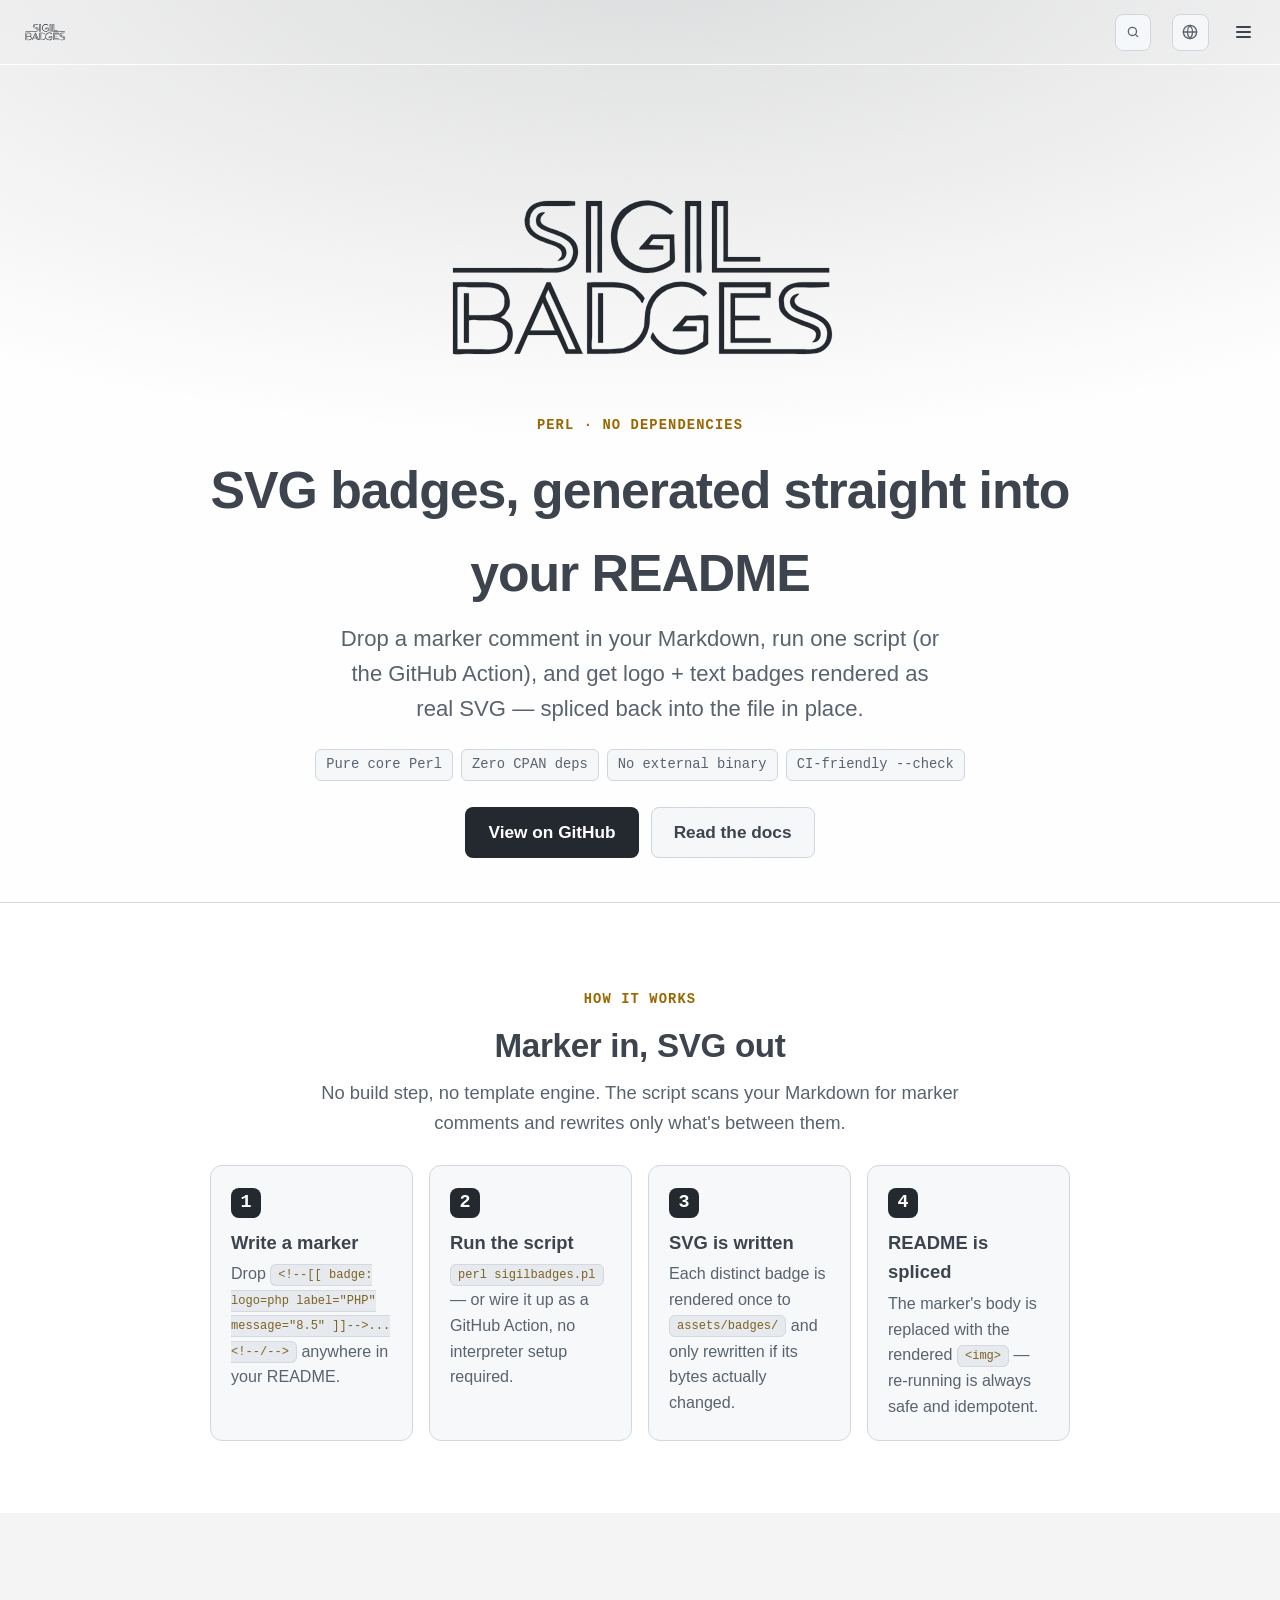
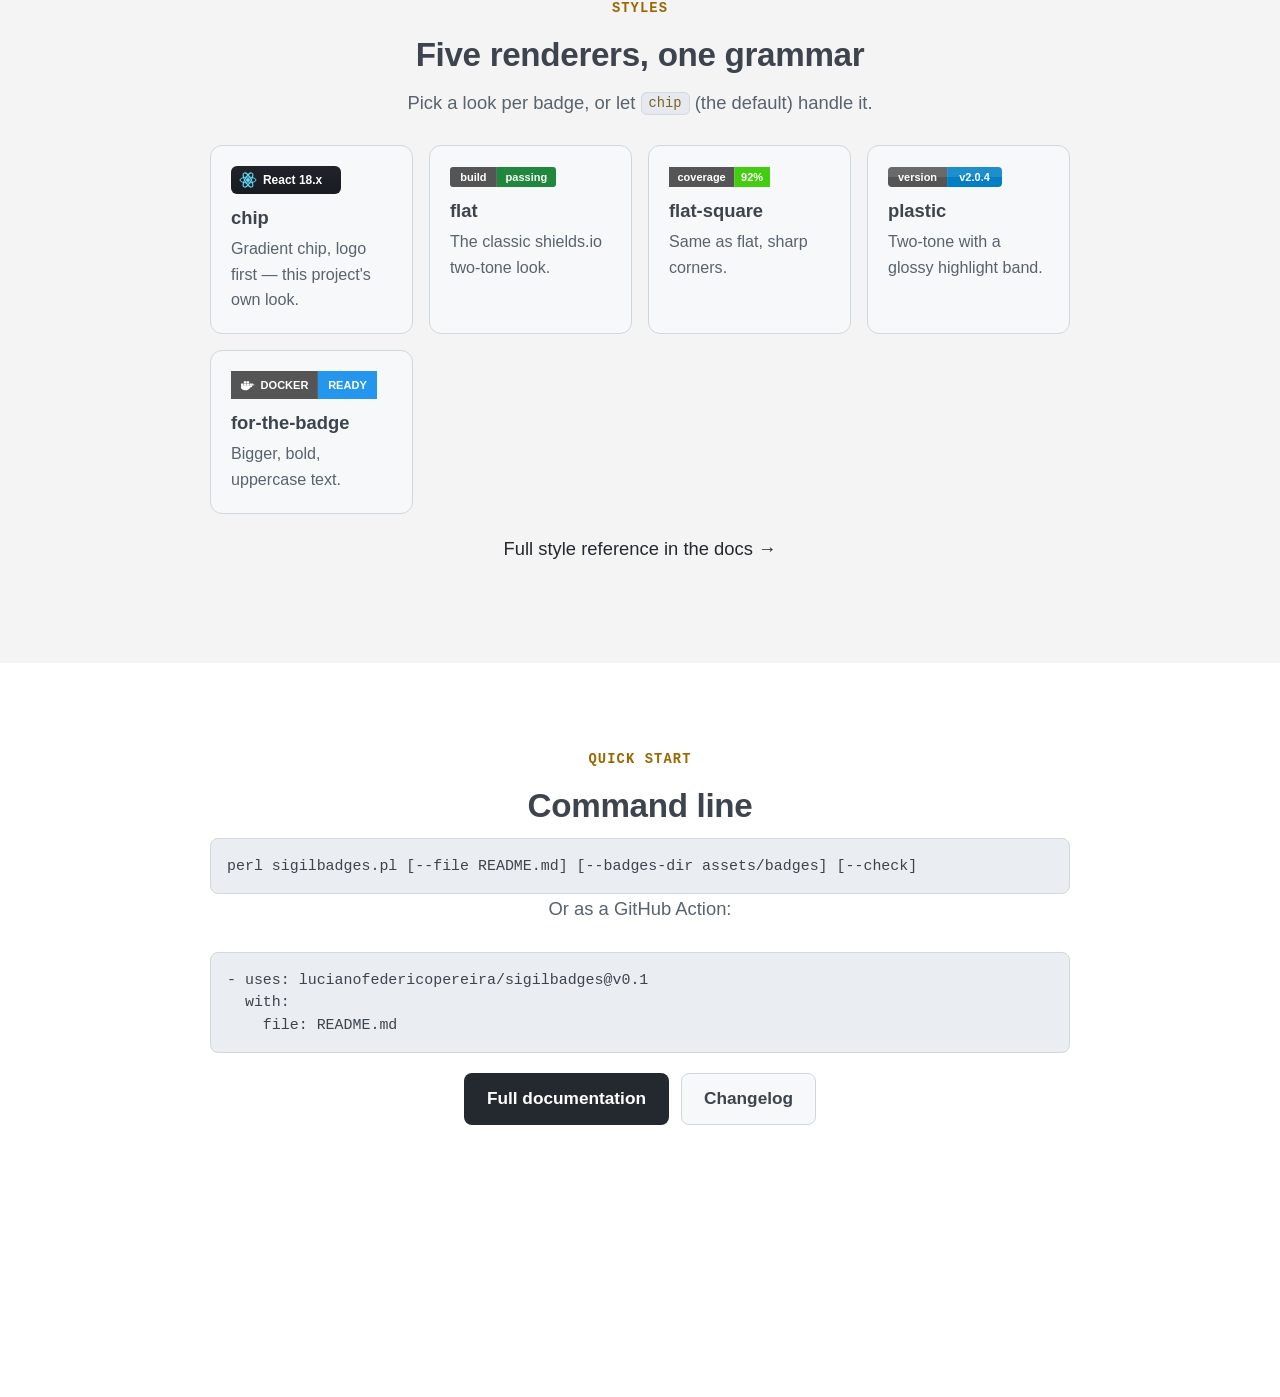
<file: index.html>
<!doctype html>
<html lang="en">
<head>
<script>
document.documentElement.classList.add('js');
setTimeout(function () { document.body && document.body.classList.add('loaded'); }, 1500);
try {
  var storedLocale = localStorage.getItem('sigilbadges-locale');
  if (storedLocale && storedLocale !== 'en') document.documentElement.lang = storedLocale;
} catch (e) {}
</script>
<meta charset="utf-8" />
<meta name="viewport" content="width=device-width, initial-scale=1" />
<meta name="color-scheme" content="light dark" />
<title>sigilbadges — SVG badges for your README</title>
<meta name="author" content="Luciano Federico Pereira" />
<meta name="description" content="Generated SVG badges (logo + text), spliced into your README via marker comments. No template language, no CPAN dependencies, one Perl script." />
<meta property="og:type" content="website" />
<meta property="og:title" content="sigilbadges — SVG badges for your README" />
<meta property="og:description" content="Generated SVG badges (logo + text), spliced into your README via marker comments. No template language, no CPAN dependencies, one Perl script." />
<meta name="twitter:card" content="summary" />
<meta name="theme-color" content="#ffffff" media="(prefers-color-scheme: light)" />
<meta name="theme-color" content="#0d1117" media="(prefers-color-scheme: dark)" />
<link rel="icon" type="image/svg+xml" href="assets/sigilbadges.svg" />
<link rel="stylesheet" href="assets/site.css" />
<link rel="stylesheet" href="assets/palettes.css" />
<link rel="stylesheet" href="assets/locale.css" />
<!-- Cheap even if translate is never engaged — actual script load is lazy,
     see assets/locale.js. -->
<link rel="preconnect" crossorigin="anonymous" href="https://translate.google.com">
<link rel="preconnect" crossorigin="anonymous" href="https://translate.googleapis.com">
<link rel="dns-prefetch" href="https://translate.google.com">
<link rel="dns-prefetch" href="https://translate.googleapis.com">
</head>
<body data-github-repo="lucianofedericopereira/sigilbadges">

<svg style="position:absolute; width:0; height:0; overflow:hidden" aria-hidden="true">
  <symbol id="icon-external" viewBox="0 0 24 24">
    <path d="M7 17 17 7" />
    <path d="M8 7h9v9" />
  </symbol>
  <symbol id="icon-search" viewBox="0 0 24 24">
    <circle cx="11" cy="11" r="7" />
    <path d="M20 20 16 16" />
  </symbol>
  <symbol id="icon-chevron-up" viewBox="0 0 24 24">
    <path d="M5 15 12 8 19 15" />
  </symbol>
  <symbol id="flag-bg" viewBox="0 0 640 480">
<path fill="#fff" d="M0 0h640v160H0z"/>
  <path fill="#00966e" d="M0 160h640v160H0z"/>
  <path fill="#d62612" d="M0 320h640v160H0z"/>
  </symbol>
  <symbol id="flag-cn" viewBox="0 0 640 480">
<defs>
    <path id="cn-a" fill="#ff0" d="M-.6.8 0-1 .6.8-1-.3h2z"/>
  </defs>
  <path fill="#ee1c25" d="M0 0h640v480H0z"/>
  <use href="#cn-a" width="30" height="20" transform="matrix(71.9991 0 0 72 120 120)"/>
  <use href="#cn-a" width="30" height="20" transform="rotate(239.07 133.748 -44.074)scale(23.99992 23.99978)"/>
  <use href="#cn-a" width="30" height="20" transform="rotate(-98.11 185.558 -77.035)scale(24 23.9997)"/>
  <use href="#cn-a" width="30" height="20" transform="matrix(6.5991 -23.0749 23.0746 6.59919 288 168)"/>
  <use href="#cn-a" width="30" height="20" transform="matrix(14.9991 -18.73557 18.73533 14.99929 240 216)"/>
  </symbol>
  <symbol id="flag-cz" viewBox="0 0 640 480">
<path fill="#fff" d="M0 0h640v240H0z"/>
  <path fill="#d7141a" d="M0 240h640v240H0z"/>
  <path fill="#11457e" d="M360 240 0 0v480z"/>
  </symbol>
  <symbol id="flag-de" viewBox="0 0 640 480">
<path fill="#fc0" d="M0 320h640v160H0z"/>
  <path fill="#000001" d="M0 0h640v160H0z"/>
  <path fill="red" d="M0 160h640v160H0z"/>
  </symbol>
  <symbol id="flag-dk" viewBox="0 0 640 480">
<path fill="#c8102e" d="M0 0h640.1v480H0z"/>
  <path fill="#fff" d="M205.7 0h68.6v480h-68.6z"/>
  <path fill="#fff" d="M0 205.7h640.1v68.6H0z"/>
  </symbol>
  <symbol id="flag-ee" viewBox="0 0 640 480">
<path fill="#1791ff" d="M0 0h640v160H0z"/>
  <path fill="#000001" d="M0 160h640v160H0z"/>
  <path fill="#fff" d="M0 320h640v160H0z"/>
  </symbol>
  <symbol id="flag-es" viewBox="0 0 640 480">
<path fill="#aa151b" d="M0 0h640v480H0z"/>
  <path fill="#f1bf00" d="M0 120h640v240H0z"/>
  </symbol>
  <symbol id="flag-fi" viewBox="0 0 640 480">
<path fill="#fff" d="M0 0h640v480H0z"/>
  <path fill="#002f6c" d="M0 174.5h640v131H0z"/>
  <path fill="#002f6c" d="M175.5 0h130.9v480h-131z"/>
  </symbol>
  <symbol id="flag-fr" viewBox="0 0 640 480">
<path fill="#fff" d="M0 0h640v480H0z"/>
  <path fill="#000091" d="M0 0h213.3v480H0z"/>
  <path fill="#e1000f" d="M426.7 0H640v480H426.7z"/>
  </symbol>
  <symbol id="flag-gr" viewBox="0 0 640 480">
<path fill="#0d5eaf" fill-rule="evenodd" d="M0 0h640v53.3H0z"/>
  <path fill="#fff" fill-rule="evenodd" d="M0 53.3h640v53.4H0z"/>
  <path fill="#0d5eaf" fill-rule="evenodd" d="M0 106.7h640V160H0z"/>
  <path fill="#fff" fill-rule="evenodd" d="M0 160h640v53.3H0z"/>
  <path fill="#0d5eaf" d="M0 0h266.7v266.7H0z"/>
  <path fill="#0d5eaf" fill-rule="evenodd" d="M0 213.3h640v53.4H0z"/>
  <path fill="#fff" fill-rule="evenodd" d="M0 266.7h640V320H0z"/>
  <path fill="#0d5eaf" fill-rule="evenodd" d="M0 320h640v53.3H0z"/>
  <path fill="#fff" fill-rule="evenodd" d="M0 373.3h640v53.4H0z"/>
  <g fill="#fff" fill-rule="evenodd" stroke-width="1.3">
    <path d="M106.7 0H160v266.7h-53.3z"/>
    <path d="M0 106.7h266.7V160H0z"/>
  </g>
  <path fill="#0d5eaf" d="M0 426.7h640V480H0z"/>
  </symbol>
  <symbol id="flag-hr" viewBox="0 0 640 480">
<path fill="#171796" d="M0 0h640v480H0z"/>
  <path fill="#fff" d="M0 0h640v320H0z"/>
  <path fill="red" d="M0 0h640v160H0z"/>
  </symbol>
  <symbol id="flag-hu" viewBox="0 0 640 480">
<g fill-rule="evenodd">
    <path fill="#fff" d="M640 480H0V0h640z"/>
    <path fill="#388d00" d="M640 480H0V320h640z"/>
    <path fill="#d43516" d="M640 160.1H0V.1h640z"/>
  </g>
  </symbol>
  <symbol id="flag-ie" viewBox="0 0 640 480">
<g fill-rule="evenodd" stroke-width="1pt">
    <path fill="#fff" d="M0 0h640v480H0z"/>
    <path fill="#009a49" d="M0 0h213.3v480H0z"/>
    <path fill="#ff7900" d="M426.7 0H640v480H426.7z"/>
  </g>
  </symbol>
  <symbol id="flag-it" viewBox="0 0 640 480">
<g fill-rule="evenodd" stroke-width="1pt">
    <path fill="#fff" d="M0 0h640v480H0z"/>
    <path fill="#009246" d="M0 0h213.3v480H0z"/>
    <path fill="#ce2b37" d="M426.7 0H640v480H426.7z"/>
  </g>
  </symbol>
  <symbol id="flag-lt" viewBox="0 0 640 480">
<g fill-rule="evenodd" stroke-width="1pt" transform="scale(.64143 .96773)">
    <rect width="1063" height="708.7" fill="#006a44" rx="0" ry="0" transform="scale(.93865 .69686)"/>
    <rect width="1063" height="236.2" y="475.6" fill="#c1272d" rx="0" ry="0" transform="scale(.93865 .69686)"/>
    <path fill="#fdb913" d="M0 0h997.8v164.6H0z"/>
  </g>
  </symbol>
  <symbol id="flag-lv" viewBox="0 0 640 480">
<g fill-rule="evenodd">
    <path fill="#fff" d="M0 0h640v480H0z"/>
    <path fill="#981e32" d="M0 0h640v192H0zm0 288h640v192H0z"/>
  </g>
  </symbol>
  <symbol id="flag-mt" viewBox="0 0 640 480">
<path fill="#fff" d="M0 0h320v480H0z"/>
  <path fill="#cf142b" d="M320 0h320v480H320z"/>
  </symbol>
  <symbol id="flag-nl" viewBox="0 0 640 480">
<path fill="#ae1c28" d="M0 0h640v160H0z"/>
  <path fill="#fff" d="M0 160h640v160H0z"/>
  <path fill="#21468b" d="M0 320h640v160H0z"/>
  </symbol>
  <symbol id="flag-pl" viewBox="0 0 640 480">
<g fill-rule="evenodd">
    <path fill="#fff" d="M640 480H0V0h640z"/>
    <path fill="#dc143c" d="M640 480H0V240h640z"/>
  </g>
  </symbol>
  <symbol id="flag-pt" viewBox="0 0 640 480">
<path fill="red" d="M256 0h384v480H256z"/>
  <path fill="#060" d="M0 0h256v480H0z"/>
  </symbol>
  <symbol id="flag-ro" viewBox="0 0 640 480">
<g fill-rule="evenodd" stroke-width="1pt">
    <path fill="#00319c" d="M0 0h213.3v480H0z"/>
    <path fill="#ffde00" d="M213.3 0h213.4v480H213.3z"/>
    <path fill="#de2110" d="M426.7 0H640v480H426.7z"/>
  </g>
  </symbol>
  <symbol id="flag-se" viewBox="0 0 640 480">
<path fill="#005293" d="M0 0h640v480H0z"/>
  <path fill="#fecb00" d="M176 0v192H0v96h176v192h96V288h368v-96H272V0z"/>
  </symbol>
  <symbol id="flag-si" viewBox="0 0 640 480">
<defs>
    <clipPath id="si-a">
      <path fill-opacity=".7" d="M-15 0h682.6v512H-15.1z"/>
    </clipPath>
  </defs>
  <g fill-rule="evenodd" stroke-width="1pt" clip-path="url(#si-a)" transform="translate(14.1)scale(.9375)">
    <path fill="#fff" d="M-62 0H962v512H-62z"/>
    <path fill="#d50000" d="M-62 341.3H962V512H-62z"/>
    <path fill="#0000bf" d="M-62 170.7H962v170.6H-62z"/>
    <path fill="#d50000" d="M228.4 93c-4 61.6-6.4 95.4-15.7 111-10.2 16.8-20 29.1-59.7 44-39.6-14.9-49.4-27.2-59.6-44-9.4-15.6-11.7-49.4-15.7-111l5.8-2c11.8-3.6 20.6-6.5 27.1-7.8 9.3-2 17.3-4.2 42.3-4.7 25 .4 33 2.8 42.3 4.8q9.7 2.1 27.3 7.7z"/>
    <path fill="#0000bf" d="M222.6 91c-3.8 61.5-7 89.7-12 103.2-9.6 23.2-24.8 35.9-57.6 48-32.8-12.1-48-24.8-57.7-48-5-13.6-8-41.7-11.8-103.3q17.4-5.6 27.1-7.7c9.3-2 17.3-4.3 42.3-4.7 25 .4 33 2.7 42.3 4.7a284 284 0 0 1 27.4 7.7z"/>
    <path fill="#ffdf00" d="m153 109.8 1.5 3.7 7 1-4.5 2.7 4.3 2.9-6.3 1-2 3.4-2-3.5-6-.8 4-3-4.2-2.7 6.7-1z"/>
    <path fill="#fff" d="m208.3 179.6-3.9-3-2.7-4.6-5.4-4.7-2.9-4.7-5.4-4.9-2.6-4.7-3-2.3-1.8-1.9-5 4.3-2.6 4.7-3.3 3-3.7-2.9-2.7-4.8-10.3-18.3-10.3 18.3-2.7 4.8-3.7 2.9-3.3-3-2.7-4.7-4.9-4.3-1.9 1.8-2.9 2.4-2.6 4.7-5.4 4.9-2.9 4.7-5.4 4.7-2.7 4.6-3.9 3a66 66 0 0 0 18.6 36.3 107 107 0 0 0 36.6 20.5 104 104 0 0 0 36.8-20.5c5.8-6 16.6-19.3 18.6-36.3"/>
    <path fill="#ffdf00" d="m169.4 83.9 1.6 3.7 7 1-4.6 2.7 4.4 2.9-6.3 1-2 3.4-2-3.5-6-.8 4-3-4.2-2.7 6.6-1zm-33 0 1.6 3.7 7 .9-4.5 2.7 4.3 2.9-6.3 1-2 3.4-2-3.4-6-.9 4-3-4.2-2.7 6.7-1z"/>
    <path fill="#0000bf" d="M199.7 203h-7.4l-7-.5-8.3-4h-9.4l-8.1 4-6.5.6-6.4-.6-8.1-4H129l-8.4 4-6.9.6-7.6-.1-3.6-6.2.1-.2 11.2 1.9 6.9-.5 8.3-4.1h9.4l8.2 4 6.4.6 6.5-.6 8.1-4h9.4l8.4 4 6.9.6 10.8-2 .2.4zm-86.4 9.5 7.4-.5 8.3-4h9.4l8.2 4 6.4.5 6.4-.5 8.2-4h9.4l8.3 4 7.5.5 4.8-6h-.1l-5.2 1.4-6.9-.5-8.3-4h-9.4l-8.2 4-6.4.6-6.5-.6-8.1-4H129l-8.4 4-6.9.6-5-1.3v.2l4.5 5.6z"/>
  </g>
  </symbol>
  <symbol id="flag-sk" viewBox="0 0 640 480">
<path fill="#ee1c25" d="M0 0h640v480H0z"/>
  <path fill="#0b4ea2" d="M0 0h640v320H0z"/>
  <path fill="#fff" d="M0 0h640v160H0z"/>
  <path fill="#fff" d="M233 370.8c-43-20.7-104.6-61.9-104.6-143.2 0-81.4 4-118.4 4-118.4h201.3s3.9 37 3.9 118.4S276 350 233 370.8"/>
  <path fill="#ee1c25" d="M233 360c-39.5-19-96-56.8-96-131.4s3.6-108.6 3.6-108.6h184.8s3.5 34 3.5 108.6C329 303.3 272.5 341 233 360"/>
  <path fill="#fff" d="M241.4 209c10.7.2 31.6.6 50.1-5.6 0 0-.4 6.7-.4 14.4s.5 14.4.5 14.4c-17-5.7-38.1-5.8-50.2-5.7v41.2h-16.8v-41.2c-12-.1-33.1 0-50.1 5.7 0 0 .5-6.7.5-14.4s-.5-14.4-.5-14.4c18.5 6.2 39.4 5.8 50 5.6v-25.9c-9.7 0-23.7.4-39.6 5.7 0 0 .5-6.6.5-14.4 0-7.7-.5-14.4-.5-14.4 15.9 5.3 29.9 5.8 39.6 5.7-.5-16.4-5.3-37-5.3-37s9.9.7 13.8.7 13.8-.7 13.8-.7-4.8 20.6-5.3 37c9.7.1 23.7-.4 39.6-5.7 0 0-.5 6.7-.5 14.4s.5 14.4.5 14.4a119 119 0 0 0-39.7-5.7v26z"/>
  <path fill="#0b4ea2" d="M233 263.3c-19.9 0-30.5 27.5-30.5 27.5s-6-13-22.2-13c-11 0-19 9.7-24.2 18.8 20 31.7 51.9 51.3 76.9 63.4 25-12 57-31.7 76.9-63.4-5.2-9-13.2-18.8-24.2-18.8-16.2 0-22.2 13-22.2 13S253 263.3 233 263.3"/>
  </symbol>
  <symbol id="flag-us" viewBox="0 0 640 480">
<path fill="#bd3d44" d="M0 0h640v480H0"/>
  <path stroke="#fff" stroke-width="37" d="M0 55.3h640M0 129h640M0 203h640M0 277h640M0 351h640M0 425h640"/>
  <path fill="#192f5d" d="M0 0h364.8v258.5H0"/>
  <marker id="us-a" markerHeight="30" markerWidth="30">
    <path fill="#fff" d="m14 0 9 27L0 10h28L5 27z"/>
  </marker>
  <path fill="none" marker-mid="url(#us-a)" d="m0 0 16 11h61 61 61 61 60L47 37h61 61 60 61L16 63h61 61 61 61 60L47 89h61 61 60 61L16 115h61 61 61 61 60L47 141h61 61 60 61L16 166h61 61 61 61 60L47 192h61 61 60 61L16 218h61 61 61 61 60z"/>
  </symbol>
  <symbol id="icon-globe" viewBox="0 0 24 24">
    <circle cx="12" cy="12" r="10"/>
    <path d="M2 12h20"/>
    <path d="M12 2a15.3 15.3 0 0 1 4 10 15.3 15.3 0 0 1-4 10 15.3 15.3 0 0 1-4-10 15.3 15.3 0 0 1 4-10z"/>
  </symbol>

</svg>

<div class="print-only" id="print-meta" aria-hidden="true">
  <strong id="print-meta-title"></strong>
  <span id="print-meta-url"></span>
  <span id="print-meta-date"></span>
</div>

<a class="skip-link" href="#main-content">Skip to content</a>

<div class="shell">

<nav class="nav" aria-label="Primary">
  <div class="wrap">
    <a class="brand notranslate" href="#top"><img class="brand-logo" src="assets/sigilbadges.svg" alt="sigilbadges" /></a>
    <div class="links" id="nav-links">
      <a class="link i18n" href="#how"><span data-i18n-default>How it works</span><span data-locale="es" class="notranslate">Cómo funciona</span><span data-locale="it" class="notranslate">Come funziona</span></a>
      <a class="link i18n" href="#styles"><span data-i18n-default>Styles</span><span data-locale="es" class="notranslate">Estilos</span><span data-locale="it" class="notranslate">Stili</span></a>
      <a class="link i18n" href="#quick-start"><span data-i18n-default>Quick start</span><span data-locale="es" class="notranslate">Inicio rápido</span><span data-locale="it" class="notranslate">Avvio rapido</span></a>
      <div class="links-external">
        <a class="link link--external i18n" href="docs.html"><span data-i18n-default>Docs</span><span data-locale="es" class="notranslate">Documentación</span><span data-locale="it" class="notranslate">Documentazione</span><svg class="link-external-icon" aria-hidden="true"><use href="#icon-external"/></svg></a>
        <a class="link link--external i18n" href="changelog.html"><span data-i18n-default>Changelog</span><span data-locale="es" class="notranslate">Cambios</span><span data-locale="it" class="notranslate">Modifiche</span><svg class="link-external-icon" aria-hidden="true"><use href="#icon-external"/></svg></a>
        <a class="link link--external notranslate" href="https://github.com/lucianofedericopereira/sigilbadges" target="_blank" rel="noopener">GitHub<svg class="link-external-icon" aria-hidden="true"><use href="#icon-external"/></svg></a>
      </div>
    </div>
    <div class="spacer"></div>
    <button type="button" class="search-trigger" id="search-trigger" aria-haspopup="dialog" aria-label="Search or jump to&hellip;">
      <svg class="search-trigger-icon" aria-hidden="true"><use href="#icon-search"/></svg>
      <span class="search-trigger-label">Search</span>
      <kbd class="search-kbd">S</kbd>
    </button>
    <div class="locale-switcher notranslate" id="locale-switcher">
      <button type="button" class="locale-trigger" id="locale-trigger"
              aria-haspopup="true" aria-expanded="false" aria-controls="locale-menu"
              aria-label="Choose language">
        <svg class="locale-trigger-icon" aria-hidden="true"><use href="#icon-globe"/></svg>
      </button>
      <ul class="locale-menu" id="locale-menu" role="menu" aria-hidden="true" aria-label="Choose language"></ul>
      <span class="locale-announce" id="locale-announce" role="status" aria-live="polite"></span>
    </div>
    <div id="translate" class="notranslate" hidden></div>
    <button type="button" class="nav-toggle" id="nav-toggle" aria-expanded="false" aria-controls="nav-links" aria-label="Toggle menu">
      <span class="nav-toggle-bar"></span>
      <span class="nav-toggle-bar"></span>
      <span class="nav-toggle-bar"></span>
    </button>
  </div>
</nav>

<dialog class="search-modal" id="search-modal" aria-label="Search or jump to">
  <div class="search-input-wrap">
    <svg aria-hidden="true"><use href="#icon-search"/></svg>
    <input type="search" id="search-input" placeholder="Search or jump to&hellip;" autocomplete="off" aria-controls="search-results" aria-expanded="false" role="combobox" />
  </div>
  <ul class="search-results" id="search-results" role="listbox"></ul>
</dialog>

<main id="main-content">

<header class="hero" id="top">
  <div class="wrap">
    <img src="assets/sigilbadges.svg" alt="sigilbadges" style="display:block; margin:0 auto 24px; width:min(420px, 80%); height:auto;" />
    <p class="eyebrow i18n"><span data-i18n-default>Perl · No dependencies</span><span data-locale="es" class="notranslate">Perl · Sin dependencias</span><span data-locale="it" class="notranslate">Perl · Nessuna dipendenza</span></p>
    <h1 class="i18n"><span data-i18n-default>SVG badges, generated straight into your README</span><span data-locale="es" class="notranslate">Insignias SVG, generadas directamente en tu README</span><span data-locale="it" class="notranslate">Badge SVG, generati direttamente nel tuo README</span></h1>
    <p class="tagline i18n"><span data-i18n-default>Drop a marker comment in your Markdown, run one script (or the GitHub Action), and get logo + text badges rendered as real SVG — spliced back into the file in place.</span><span data-locale="es" class="notranslate">Coloca un comentario marcador en tu Markdown, ejecuta un script (o la GitHub Action), y obtén insignias de logo + texto renderizadas como SVG real — insertadas de nuevo en el archivo en su lugar.</span><span data-locale="it" class="notranslate">Inserisci un commento marcatore nel tuo Markdown, esegui uno script (o la GitHub Action), e ottieni badge logo + testo renderizzati come SVG reale — reinseriti nel file al loro posto.</span></p>
    <div class="badges">
      <span class="badge i18n"><span data-i18n-default>Pure core Perl</span><span data-locale="es" class="notranslate">Perl núcleo puro</span><span data-locale="it" class="notranslate">Solo Perl core</span></span>
      <span class="badge i18n"><span data-i18n-default>Zero CPAN deps</span><span data-locale="es" class="notranslate">Cero dependencias de CPAN</span><span data-locale="it" class="notranslate">Zero dipendenze CPAN</span></span>
      <span class="badge i18n"><span data-i18n-default>No external binary</span><span data-locale="es" class="notranslate">Sin binarios externos</span><span data-locale="it" class="notranslate">Nessun binario esterno</span></span>
      <span class="badge i18n"><span data-i18n-default>CI-friendly --check</span><span data-locale="es" class="notranslate">--check apto para CI</span><span data-locale="it" class="notranslate">--check adatto alla CI</span></span>
    </div>
    <div class="cta">
      <a class="btn btn--primary i18n" href="https://github.com/lucianofedericopereira/sigilbadges" target="_blank" rel="noopener"><span data-i18n-default>View on GitHub</span><span data-locale="es" class="notranslate">Ver en GitHub</span><span data-locale="it" class="notranslate">Vedi su GitHub</span></a>
      <a class="btn btn--ghost i18n" href="docs.html"><span data-i18n-default>Read the docs</span><span data-locale="es" class="notranslate">Leer la documentación</span><span data-locale="it" class="notranslate">Leggi la documentazione</span></a>
    </div>
  </div>
</header>

<section id="how">
  <div class="wrap">
    <p class="eyebrow i18n"><span data-i18n-default>How it works</span><span data-locale="es" class="notranslate">Cómo funciona</span><span data-locale="it" class="notranslate">Come funziona</span></p>
    <h2 class="i18n"><span data-i18n-default>Marker in, SVG out</span><span data-locale="es" class="notranslate">Marcador dentro, SVG fuera</span><span data-locale="it" class="notranslate">Marcatore dentro, SVG fuori</span></h2>
    <p class="section-lead i18n"><span data-i18n-default>No build step, no template engine. The script scans your Markdown for marker comments and rewrites only what's between them.</span><span data-locale="es" class="notranslate">Sin paso de compilación, sin motor de plantillas. El script escanea tu Markdown en busca de comentarios marcadores y reescribe solo lo que hay entre ellos.</span><span data-locale="it" class="notranslate">Nessun passaggio di build, nessun motore di template. Lo script analizza il tuo Markdown alla ricerca di commenti marcatori e riscrive solo ciò che si trova tra di essi.</span></p>
    <div class="steps">
      <div class="step">
        <div class="step-number">1</div>
        <h3 class="i18n"><span data-i18n-default>Write a marker</span><span data-locale="es" class="notranslate">Escribe un marcador</span><span data-locale="it" class="notranslate">Scrivi un marcatore</span></h3>
        <p class="i18n"><span data-i18n-default>Drop <code class="inline">&lt;!--[[ badge: logo=php label="PHP" message="8.5" ]]--&gt;...&lt;!--/--&gt;</code> anywhere in your README.</span><span data-locale="es" class="notranslate">Coloca <code class="inline">&lt;!--[[ badge: logo=php label="PHP" message="8.5" ]]--&gt;...&lt;!--/--&gt;</code> en cualquier parte de tu README.</span><span data-locale="it" class="notranslate">Inserisci <code class="inline">&lt;!--[[ badge: logo=php label="PHP" message="8.5" ]]--&gt;...&lt;!--/--&gt;</code> in un punto qualsiasi del tuo README.</span></p>
      </div>
      <div class="step">
        <div class="step-number">2</div>
        <h3 class="i18n"><span data-i18n-default>Run the script</span><span data-locale="es" class="notranslate">Ejecuta el script</span><span data-locale="it" class="notranslate">Esegui lo script</span></h3>
        <p class="i18n"><span data-i18n-default><code class="inline">perl sigilbadges.pl</code> — or wire it up as a GitHub Action, no interpreter setup required.</span><span data-locale="es" class="notranslate"><code class="inline">perl sigilbadges.pl</code> — o configúralo como una GitHub Action, sin necesidad de instalar un intérprete.</span><span data-locale="it" class="notranslate"><code class="inline">perl sigilbadges.pl</code> — oppure collegalo come GitHub Action, senza bisogno di configurare un interprete.</span></p>
      </div>
      <div class="step">
        <div class="step-number">3</div>
        <h3 class="i18n"><span data-i18n-default>SVG is written</span><span data-locale="es" class="notranslate">Se escribe el SVG</span><span data-locale="it" class="notranslate">L'SVG viene scritto</span></h3>
        <p class="i18n"><span data-i18n-default>Each distinct badge is rendered once to <code class="inline">assets/badges/</code> and only rewritten if its bytes actually changed.</span><span data-locale="es" class="notranslate">Cada insignia distinta se renderiza una vez en <code class="inline">assets/badges/</code> y solo se reescribe si sus bytes realmente cambiaron.</span><span data-locale="it" class="notranslate">Ogni badge distinto viene renderizzato una volta in <code class="inline">assets/badges/</code> e riscritto solo se i suoi byte sono effettivamente cambiati.</span></p>
      </div>
      <div class="step">
        <div class="step-number">4</div>
        <h3 class="i18n"><span data-i18n-default>README is spliced</span><span data-locale="es" class="notranslate">El README se empalma</span><span data-locale="it" class="notranslate">Il README viene innestato</span></h3>
        <p class="i18n"><span data-i18n-default>The marker's body is replaced with the rendered <code class="inline">&lt;img&gt;</code> — re-running is always safe and idempotent.</span><span data-locale="es" class="notranslate">El cuerpo del marcador se reemplaza con el <code class="inline">&lt;img&gt;</code> renderizado — volver a ejecutarlo siempre es seguro e idempotente.</span><span data-locale="it" class="notranslate">Il corpo del marcatore viene sostituito con l'<code class="inline">&lt;img&gt;</code> renderizzato — rieseguirlo è sempre sicuro e idempotente.</span></p>
      </div>
    </div>
  </div>
</section>

<section id="styles">
  <div class="wrap">
    <p class="eyebrow i18n"><span data-i18n-default>Styles</span><span data-locale="es" class="notranslate">Estilos</span><span data-locale="it" class="notranslate">Stili</span></p>
    <h2 class="i18n"><span data-i18n-default>Five renderers, one grammar</span><span data-locale="es" class="notranslate">Cinco renderizadores, una gramática</span><span data-locale="it" class="notranslate">Cinque renderer, una grammatica</span></h2>
    <p class="section-lead i18n"><span data-i18n-default>Pick a look per badge, or let <code class="inline">chip</code> (the default) handle it.</span><span data-locale="es" class="notranslate">Elige un aspecto para cada insignia, o deja que <code class="inline">chip</code> (el predeterminado) se encargue.</span><span data-locale="it" class="notranslate">Scegli un aspetto per ogni badge, o lascia che <code class="inline">chip</code> (quello predefinito) se ne occupi.</span></p>
    <div class="steps">
      <div class="step"><img src="assets/badges/style-chip.svg" alt="chip style example" /><h3>chip</h3><p class="i18n"><span data-i18n-default>Gradient chip, logo first — this project's own look.</span><span data-locale="es" class="notranslate">Chip degradado, logo primero — el estilo propio de este proyecto.</span><span data-locale="it" class="notranslate">Chip sfumato, logo per primo — lo stile caratteristico di questo progetto.</span></p></div>
      <div class="step"><img src="assets/badges/style-flat.svg" alt="flat style example" /><h3>flat</h3><p class="i18n"><span data-i18n-default>The classic shields.io two-tone look.</span><span data-locale="es" class="notranslate">El clásico aspecto de dos tonos de shields.io.</span><span data-locale="it" class="notranslate">Il classico aspetto a due toni di shields.io.</span></p></div>
      <div class="step"><img src="assets/badges/style-flat-square.svg" alt="flat-square style example" /><h3>flat-square</h3><p class="i18n"><span data-i18n-default>Same as flat, sharp corners.</span><span data-locale="es" class="notranslate">Igual que flat, con esquinas rectas.</span><span data-locale="it" class="notranslate">Come flat, ma con angoli netti.</span></p></div>
      <div class="step"><img src="assets/badges/style-plastic.svg" alt="plastic style example" /><h3>plastic</h3><p class="i18n"><span data-i18n-default>Two-tone with a glossy highlight band.</span><span data-locale="es" class="notranslate">Dos tonos con una banda brillante de realce.</span><span data-locale="it" class="notranslate">Due toni con una banda lucida in evidenza.</span></p></div>
      <div class="step"><img src="assets/badges/style-ftb.svg" alt="for-the-badge style example" /><h3>for-the-badge</h3><p class="i18n"><span data-i18n-default>Bigger, bold, uppercase text.</span><span data-locale="es" class="notranslate">Texto más grande, en negrita y mayúsculas.</span><span data-locale="it" class="notranslate">Testo più grande, in grassetto e maiuscolo.</span></p></div>
    </div>
    <p class="section-lead i18n" style="margin-top: 20px"><a href="docs.html#styles"><span data-i18n-default>Full style reference in the docs →</span><span data-locale="es" class="notranslate">Referencia completa de estilos en la documentación →</span><span data-locale="it" class="notranslate">Riferimento completo degli stili nella documentazione →</span></a></p>
  </div>
</section>

<section id="quick-start">
  <div class="wrap">
    <p class="eyebrow i18n"><span data-i18n-default>Quick start</span><span data-locale="es" class="notranslate">Inicio rápido</span><span data-locale="it" class="notranslate">Avvio rapido</span></p>
    <h2 class="i18n"><span data-i18n-default>Command line</span><span data-locale="es" class="notranslate">Línea de comandos</span><span data-locale="it" class="notranslate">Riga di comando</span></h2>
    <pre><code>perl sigilbadges.pl [--file README.md] [--badges-dir assets/badges] [--check]</code></pre>
    <p class="section-lead i18n"><span data-i18n-default>Or as a GitHub Action:</span><span data-locale="es" class="notranslate">O como una GitHub Action:</span><span data-locale="it" class="notranslate">Oppure come GitHub Action:</span></p>
    <pre><code>- uses: lucianofedericopereira/sigilbadges@v0.1
  with:
    file: README.md</code></pre>
    <div class="cta" style="margin-top: 20px">
      <a class="btn btn--primary i18n" href="docs.html"><span data-i18n-default>Full documentation</span><span data-locale="es" class="notranslate">Documentación completa</span><span data-locale="it" class="notranslate">Documentazione completa</span></a>
      <a class="btn btn--ghost i18n" href="changelog.html"><span data-i18n-default>Changelog</span><span data-locale="es" class="notranslate">Cambios</span><span data-locale="it" class="notranslate">Modifiche</span></a>
    </div>
  </div>
</section>

</main>

</div><!-- /.shell -->

<footer class="reveal-footer">
  <div class="wrap">
    <p>
      <a class="notranslate" href="https://github.com/lucianofedericopereira/sigilbadges">GitHub</a><span class="no-print"> ·</span>
      <a class="i18n" href="docs.html"><span data-i18n-default>Docs</span><span data-locale="es" class="notranslate">Documentación</span><span data-locale="it" class="notranslate">Documentazione</span></a><span class="no-print"> ·</span>
      <a class="i18n" href="changelog.html"><span data-i18n-default>Changelog</span><span data-locale="es" class="notranslate">Cambios</span><span data-locale="it" class="notranslate">Modifiche</span></a>
    </p>
    <p class="muted"><span class="no-print notranslate"><img class="brand-logo brand-logo--sm" src="assets/sigilbadges.svg" alt="" aria-hidden="true" /> sigilbadges · by </span><a class="notranslate" href="https://github.com/lucianofedericopereira">Luciano Federico Pereira</a></p>
  </div>
</footer>

<button type="button" class="back-to-top" id="back-to-top" aria-label="Back to top">
  <svg aria-hidden="true"><use href="#icon-chevron-up"/></svg>
</button>

<script src="assets/site.js"></script>
<script src="assets/locale.js"></script>
</body>
</html>
</file>
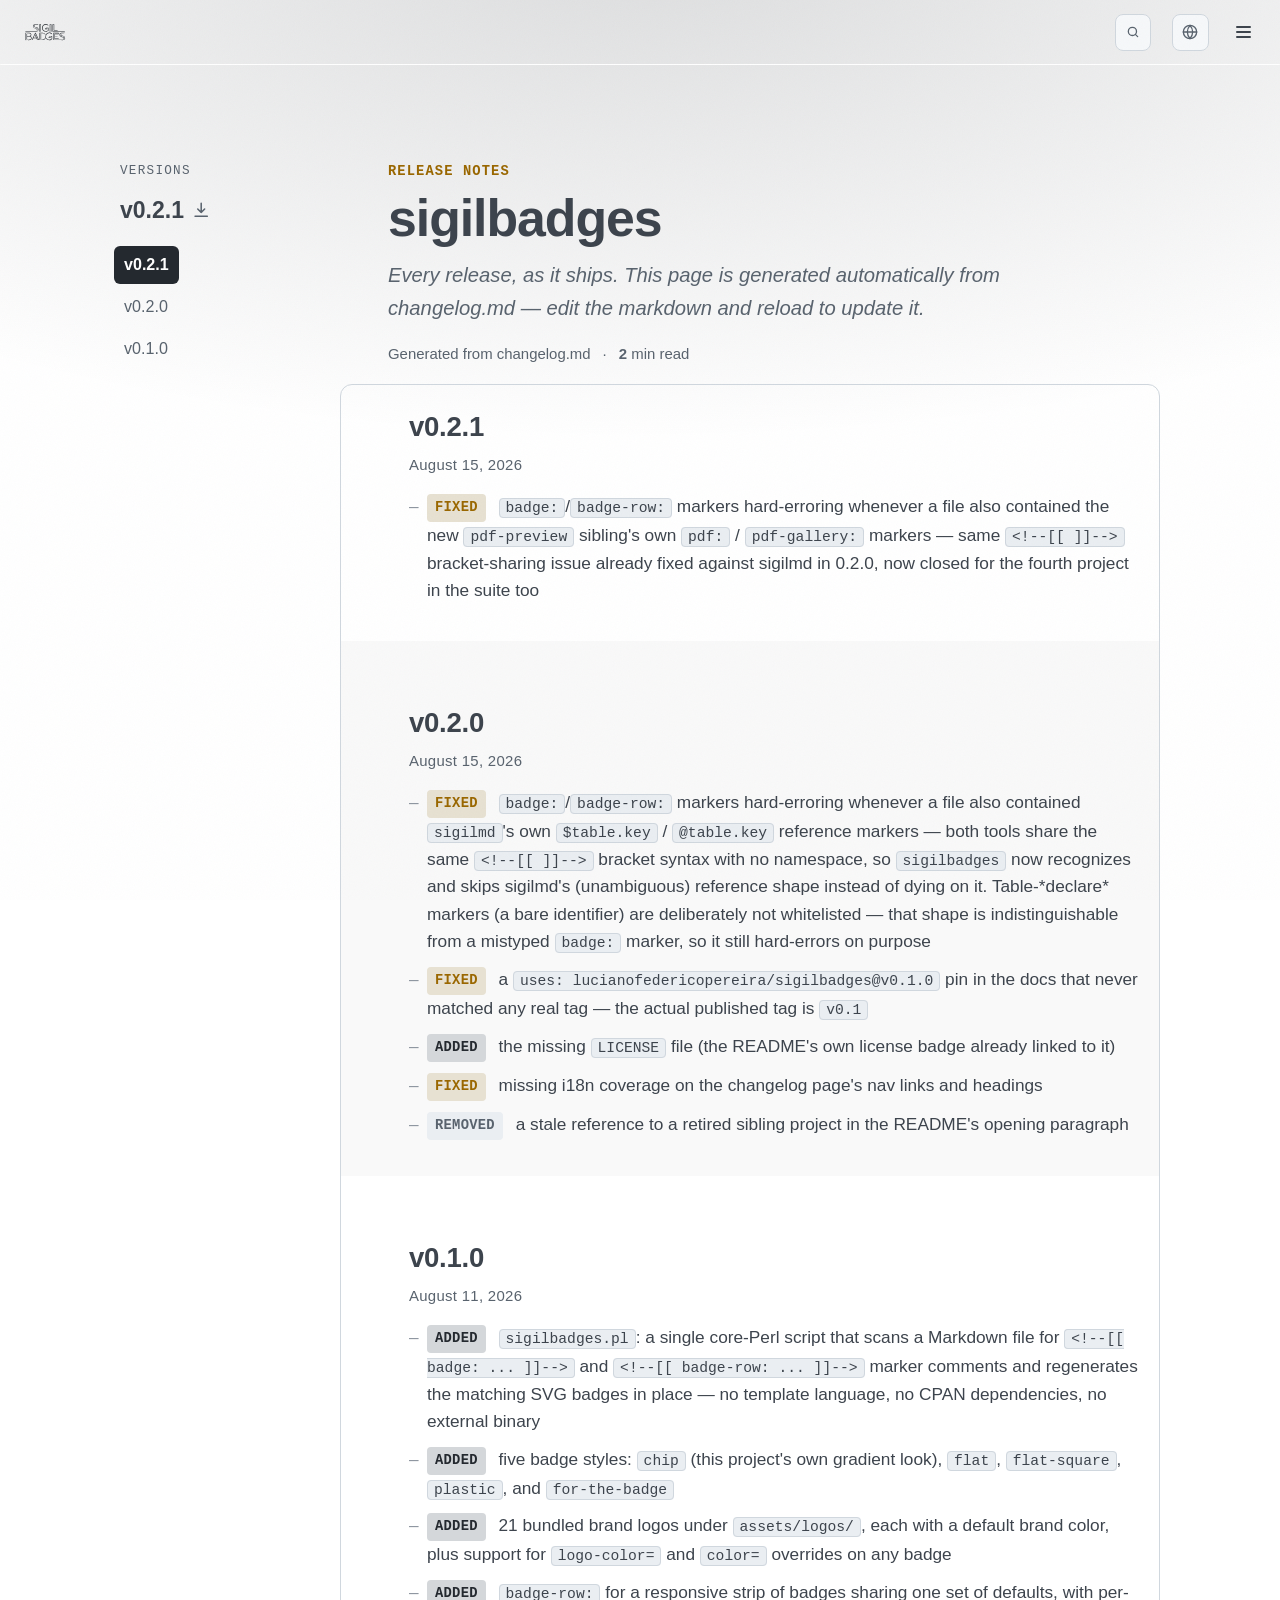
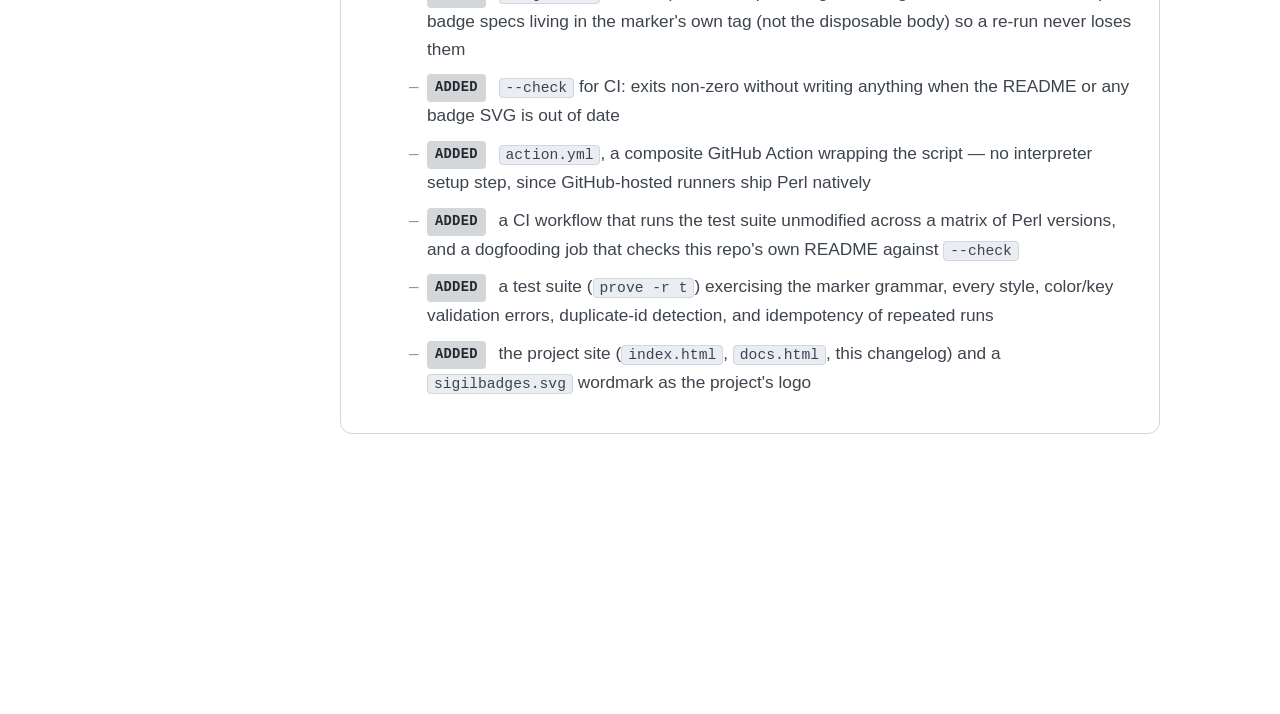
<file: changelog.html>
<!doctype html>
<html lang="en">
<head>
<script>
document.documentElement.classList.add('js');
setTimeout(function () { document.body && document.body.classList.add('loaded'); }, 1500);
try {
  var storedLocale = localStorage.getItem('sigilbadges-locale');
  if (storedLocale && storedLocale !== 'en') document.documentElement.lang = storedLocale;
} catch (e) {}
</script>
<meta charset="utf-8" />
<meta name="viewport" content="width=device-width, initial-scale=1" />
<meta name="color-scheme" content="light dark" />
<title>Changelog · sigilbadges</title>
<meta name="author" content="Luciano Federico Pereira" />
<meta name="description" content="sigilbadges release notes — every version, as it ships." />
<meta property="og:type" content="website" />
<meta property="og:title" content="Changelog · sigilbadges" />
<meta property="og:description" content="sigilbadges release notes — every version, as it ships." />
<meta name="twitter:card" content="summary" />
<meta name="theme-color" content="#ffffff" media="(prefers-color-scheme: light)" />
<meta name="theme-color" content="#0d1117" media="(prefers-color-scheme: dark)" />
<link rel="icon" type="image/svg+xml" href="assets/sigilbadges.svg" />
<link rel="stylesheet" href="assets/site.css" />
<link rel="stylesheet" href="assets/palettes.css" />
<link rel="stylesheet" href="assets/changelog.css" />
<link rel="stylesheet" href="assets/locale.css" />
<!-- Cheap even if translate is never engaged — actual script load is lazy,
     see assets/locale.js. -->
<link rel="preconnect" crossorigin="anonymous" href="https://translate.google.com">
<link rel="preconnect" crossorigin="anonymous" href="https://translate.googleapis.com">
<link rel="dns-prefetch" href="https://translate.google.com">
<link rel="dns-prefetch" href="https://translate.googleapis.com">
</head>
<body data-github-repo="lucianofedericopereira/sigilbadges">

<svg style="position:absolute; width:0; height:0; overflow:hidden" aria-hidden="true">
  <symbol id="icon-external" viewBox="0 0 24 24">
    <path d="M7 17 17 7" />
    <path d="M8 7h9v9" />
  </symbol>
  <symbol id="icon-search" viewBox="0 0 24 24">
    <circle cx="11" cy="11" r="7" />
    <path d="M20 20 16 16" />
  </symbol>
  <symbol id="icon-chevron-up" viewBox="0 0 24 24">
    <path d="M5 15 12 8 19 15" />
  </symbol>
  <symbol id="flag-bg" viewBox="0 0 640 480">
<path fill="#fff" d="M0 0h640v160H0z"/>
  <path fill="#00966e" d="M0 160h640v160H0z"/>
  <path fill="#d62612" d="M0 320h640v160H0z"/>
  </symbol>
  <symbol id="flag-cn" viewBox="0 0 640 480">
<defs>
    <path id="cn-a" fill="#ff0" d="M-.6.8 0-1 .6.8-1-.3h2z"/>
  </defs>
  <path fill="#ee1c25" d="M0 0h640v480H0z"/>
  <use href="#cn-a" width="30" height="20" transform="matrix(71.9991 0 0 72 120 120)"/>
  <use href="#cn-a" width="30" height="20" transform="rotate(239.07 133.748 -44.074)scale(23.99992 23.99978)"/>
  <use href="#cn-a" width="30" height="20" transform="rotate(-98.11 185.558 -77.035)scale(24 23.9997)"/>
  <use href="#cn-a" width="30" height="20" transform="matrix(6.5991 -23.0749 23.0746 6.59919 288 168)"/>
  <use href="#cn-a" width="30" height="20" transform="matrix(14.9991 -18.73557 18.73533 14.99929 240 216)"/>
  </symbol>
  <symbol id="flag-cz" viewBox="0 0 640 480">
<path fill="#fff" d="M0 0h640v240H0z"/>
  <path fill="#d7141a" d="M0 240h640v240H0z"/>
  <path fill="#11457e" d="M360 240 0 0v480z"/>
  </symbol>
  <symbol id="flag-de" viewBox="0 0 640 480">
<path fill="#fc0" d="M0 320h640v160H0z"/>
  <path fill="#000001" d="M0 0h640v160H0z"/>
  <path fill="red" d="M0 160h640v160H0z"/>
  </symbol>
  <symbol id="flag-dk" viewBox="0 0 640 480">
<path fill="#c8102e" d="M0 0h640.1v480H0z"/>
  <path fill="#fff" d="M205.7 0h68.6v480h-68.6z"/>
  <path fill="#fff" d="M0 205.7h640.1v68.6H0z"/>
  </symbol>
  <symbol id="flag-ee" viewBox="0 0 640 480">
<path fill="#1791ff" d="M0 0h640v160H0z"/>
  <path fill="#000001" d="M0 160h640v160H0z"/>
  <path fill="#fff" d="M0 320h640v160H0z"/>
  </symbol>
  <symbol id="flag-es" viewBox="0 0 640 480">
<path fill="#aa151b" d="M0 0h640v480H0z"/>
  <path fill="#f1bf00" d="M0 120h640v240H0z"/>
  </symbol>
  <symbol id="flag-fi" viewBox="0 0 640 480">
<path fill="#fff" d="M0 0h640v480H0z"/>
  <path fill="#002f6c" d="M0 174.5h640v131H0z"/>
  <path fill="#002f6c" d="M175.5 0h130.9v480h-131z"/>
  </symbol>
  <symbol id="flag-fr" viewBox="0 0 640 480">
<path fill="#fff" d="M0 0h640v480H0z"/>
  <path fill="#000091" d="M0 0h213.3v480H0z"/>
  <path fill="#e1000f" d="M426.7 0H640v480H426.7z"/>
  </symbol>
  <symbol id="flag-gr" viewBox="0 0 640 480">
<path fill="#0d5eaf" fill-rule="evenodd" d="M0 0h640v53.3H0z"/>
  <path fill="#fff" fill-rule="evenodd" d="M0 53.3h640v53.4H0z"/>
  <path fill="#0d5eaf" fill-rule="evenodd" d="M0 106.7h640V160H0z"/>
  <path fill="#fff" fill-rule="evenodd" d="M0 160h640v53.3H0z"/>
  <path fill="#0d5eaf" d="M0 0h266.7v266.7H0z"/>
  <path fill="#0d5eaf" fill-rule="evenodd" d="M0 213.3h640v53.4H0z"/>
  <path fill="#fff" fill-rule="evenodd" d="M0 266.7h640V320H0z"/>
  <path fill="#0d5eaf" fill-rule="evenodd" d="M0 320h640v53.3H0z"/>
  <path fill="#fff" fill-rule="evenodd" d="M0 373.3h640v53.4H0z"/>
  <g fill="#fff" fill-rule="evenodd" stroke-width="1.3">
    <path d="M106.7 0H160v266.7h-53.3z"/>
    <path d="M0 106.7h266.7V160H0z"/>
  </g>
  <path fill="#0d5eaf" d="M0 426.7h640V480H0z"/>
  </symbol>
  <symbol id="flag-hr" viewBox="0 0 640 480">
<path fill="#171796" d="M0 0h640v480H0z"/>
  <path fill="#fff" d="M0 0h640v320H0z"/>
  <path fill="red" d="M0 0h640v160H0z"/>
  </symbol>
  <symbol id="flag-hu" viewBox="0 0 640 480">
<g fill-rule="evenodd">
    <path fill="#fff" d="M640 480H0V0h640z"/>
    <path fill="#388d00" d="M640 480H0V320h640z"/>
    <path fill="#d43516" d="M640 160.1H0V.1h640z"/>
  </g>
  </symbol>
  <symbol id="flag-ie" viewBox="0 0 640 480">
<g fill-rule="evenodd" stroke-width="1pt">
    <path fill="#fff" d="M0 0h640v480H0z"/>
    <path fill="#009a49" d="M0 0h213.3v480H0z"/>
    <path fill="#ff7900" d="M426.7 0H640v480H426.7z"/>
  </g>
  </symbol>
  <symbol id="flag-it" viewBox="0 0 640 480">
<g fill-rule="evenodd" stroke-width="1pt">
    <path fill="#fff" d="M0 0h640v480H0z"/>
    <path fill="#009246" d="M0 0h213.3v480H0z"/>
    <path fill="#ce2b37" d="M426.7 0H640v480H426.7z"/>
  </g>
  </symbol>
  <symbol id="flag-lt" viewBox="0 0 640 480">
<g fill-rule="evenodd" stroke-width="1pt" transform="scale(.64143 .96773)">
    <rect width="1063" height="708.7" fill="#006a44" rx="0" ry="0" transform="scale(.93865 .69686)"/>
    <rect width="1063" height="236.2" y="475.6" fill="#c1272d" rx="0" ry="0" transform="scale(.93865 .69686)"/>
    <path fill="#fdb913" d="M0 0h997.8v164.6H0z"/>
  </g>
  </symbol>
  <symbol id="flag-lv" viewBox="0 0 640 480">
<g fill-rule="evenodd">
    <path fill="#fff" d="M0 0h640v480H0z"/>
    <path fill="#981e32" d="M0 0h640v192H0zm0 288h640v192H0z"/>
  </g>
  </symbol>
  <symbol id="flag-mt" viewBox="0 0 640 480">
<path fill="#fff" d="M0 0h320v480H0z"/>
  <path fill="#cf142b" d="M320 0h320v480H320z"/>
  </symbol>
  <symbol id="flag-nl" viewBox="0 0 640 480">
<path fill="#ae1c28" d="M0 0h640v160H0z"/>
  <path fill="#fff" d="M0 160h640v160H0z"/>
  <path fill="#21468b" d="M0 320h640v160H0z"/>
  </symbol>
  <symbol id="flag-pl" viewBox="0 0 640 480">
<g fill-rule="evenodd">
    <path fill="#fff" d="M640 480H0V0h640z"/>
    <path fill="#dc143c" d="M640 480H0V240h640z"/>
  </g>
  </symbol>
  <symbol id="flag-pt" viewBox="0 0 640 480">
<path fill="red" d="M256 0h384v480H256z"/>
  <path fill="#060" d="M0 0h256v480H0z"/>
  </symbol>
  <symbol id="flag-ro" viewBox="0 0 640 480">
<g fill-rule="evenodd" stroke-width="1pt">
    <path fill="#00319c" d="M0 0h213.3v480H0z"/>
    <path fill="#ffde00" d="M213.3 0h213.4v480H213.3z"/>
    <path fill="#de2110" d="M426.7 0H640v480H426.7z"/>
  </g>
  </symbol>
  <symbol id="flag-se" viewBox="0 0 640 480">
<path fill="#005293" d="M0 0h640v480H0z"/>
  <path fill="#fecb00" d="M176 0v192H0v96h176v192h96V288h368v-96H272V0z"/>
  </symbol>
  <symbol id="flag-si" viewBox="0 0 640 480">
<defs>
    <clipPath id="si-a">
      <path fill-opacity=".7" d="M-15 0h682.6v512H-15.1z"/>
    </clipPath>
  </defs>
  <g fill-rule="evenodd" stroke-width="1pt" clip-path="url(#si-a)" transform="translate(14.1)scale(.9375)">
    <path fill="#fff" d="M-62 0H962v512H-62z"/>
    <path fill="#d50000" d="M-62 341.3H962V512H-62z"/>
    <path fill="#0000bf" d="M-62 170.7H962v170.6H-62z"/>
    <path fill="#d50000" d="M228.4 93c-4 61.6-6.4 95.4-15.7 111-10.2 16.8-20 29.1-59.7 44-39.6-14.9-49.4-27.2-59.6-44-9.4-15.6-11.7-49.4-15.7-111l5.8-2c11.8-3.6 20.6-6.5 27.1-7.8 9.3-2 17.3-4.2 42.3-4.7 25 .4 33 2.8 42.3 4.8q9.7 2.1 27.3 7.7z"/>
    <path fill="#0000bf" d="M222.6 91c-3.8 61.5-7 89.7-12 103.2-9.6 23.2-24.8 35.9-57.6 48-32.8-12.1-48-24.8-57.7-48-5-13.6-8-41.7-11.8-103.3q17.4-5.6 27.1-7.7c9.3-2 17.3-4.3 42.3-4.7 25 .4 33 2.7 42.3 4.7a284 284 0 0 1 27.4 7.7z"/>
    <path fill="#ffdf00" d="m153 109.8 1.5 3.7 7 1-4.5 2.7 4.3 2.9-6.3 1-2 3.4-2-3.5-6-.8 4-3-4.2-2.7 6.7-1z"/>
    <path fill="#fff" d="m208.3 179.6-3.9-3-2.7-4.6-5.4-4.7-2.9-4.7-5.4-4.9-2.6-4.7-3-2.3-1.8-1.9-5 4.3-2.6 4.7-3.3 3-3.7-2.9-2.7-4.8-10.3-18.3-10.3 18.3-2.7 4.8-3.7 2.9-3.3-3-2.7-4.7-4.9-4.3-1.9 1.8-2.9 2.4-2.6 4.7-5.4 4.9-2.9 4.7-5.4 4.7-2.7 4.6-3.9 3a66 66 0 0 0 18.6 36.3 107 107 0 0 0 36.6 20.5 104 104 0 0 0 36.8-20.5c5.8-6 16.6-19.3 18.6-36.3"/>
    <path fill="#ffdf00" d="m169.4 83.9 1.6 3.7 7 1-4.6 2.7 4.4 2.9-6.3 1-2 3.4-2-3.5-6-.8 4-3-4.2-2.7 6.6-1zm-33 0 1.6 3.7 7 .9-4.5 2.7 4.3 2.9-6.3 1-2 3.4-2-3.4-6-.9 4-3-4.2-2.7 6.7-1z"/>
    <path fill="#0000bf" d="M199.7 203h-7.4l-7-.5-8.3-4h-9.4l-8.1 4-6.5.6-6.4-.6-8.1-4H129l-8.4 4-6.9.6-7.6-.1-3.6-6.2.1-.2 11.2 1.9 6.9-.5 8.3-4.1h9.4l8.2 4 6.4.6 6.5-.6 8.1-4h9.4l8.4 4 6.9.6 10.8-2 .2.4zm-86.4 9.5 7.4-.5 8.3-4h9.4l8.2 4 6.4.5 6.4-.5 8.2-4h9.4l8.3 4 7.5.5 4.8-6h-.1l-5.2 1.4-6.9-.5-8.3-4h-9.4l-8.2 4-6.4.6-6.5-.6-8.1-4H129l-8.4 4-6.9.6-5-1.3v.2l4.5 5.6z"/>
  </g>
  </symbol>
  <symbol id="flag-sk" viewBox="0 0 640 480">
<path fill="#ee1c25" d="M0 0h640v480H0z"/>
  <path fill="#0b4ea2" d="M0 0h640v320H0z"/>
  <path fill="#fff" d="M0 0h640v160H0z"/>
  <path fill="#fff" d="M233 370.8c-43-20.7-104.6-61.9-104.6-143.2 0-81.4 4-118.4 4-118.4h201.3s3.9 37 3.9 118.4S276 350 233 370.8"/>
  <path fill="#ee1c25" d="M233 360c-39.5-19-96-56.8-96-131.4s3.6-108.6 3.6-108.6h184.8s3.5 34 3.5 108.6C329 303.3 272.5 341 233 360"/>
  <path fill="#fff" d="M241.4 209c10.7.2 31.6.6 50.1-5.6 0 0-.4 6.7-.4 14.4s.5 14.4.5 14.4c-17-5.7-38.1-5.8-50.2-5.7v41.2h-16.8v-41.2c-12-.1-33.1 0-50.1 5.7 0 0 .5-6.7.5-14.4s-.5-14.4-.5-14.4c18.5 6.2 39.4 5.8 50 5.6v-25.9c-9.7 0-23.7.4-39.6 5.7 0 0 .5-6.6.5-14.4 0-7.7-.5-14.4-.5-14.4 15.9 5.3 29.9 5.8 39.6 5.7-.5-16.4-5.3-37-5.3-37s9.9.7 13.8.7 13.8-.7 13.8-.7-4.8 20.6-5.3 37c9.7.1 23.7-.4 39.6-5.7 0 0-.5 6.7-.5 14.4s.5 14.4.5 14.4a119 119 0 0 0-39.7-5.7v26z"/>
  <path fill="#0b4ea2" d="M233 263.3c-19.9 0-30.5 27.5-30.5 27.5s-6-13-22.2-13c-11 0-19 9.7-24.2 18.8 20 31.7 51.9 51.3 76.9 63.4 25-12 57-31.7 76.9-63.4-5.2-9-13.2-18.8-24.2-18.8-16.2 0-22.2 13-22.2 13S253 263.3 233 263.3"/>
  </symbol>
  <symbol id="flag-us" viewBox="0 0 640 480">
<path fill="#bd3d44" d="M0 0h640v480H0"/>
  <path stroke="#fff" stroke-width="37" d="M0 55.3h640M0 129h640M0 203h640M0 277h640M0 351h640M0 425h640"/>
  <path fill="#192f5d" d="M0 0h364.8v258.5H0"/>
  <marker id="us-a" markerHeight="30" markerWidth="30">
    <path fill="#fff" d="m14 0 9 27L0 10h28L5 27z"/>
  </marker>
  <path fill="none" marker-mid="url(#us-a)" d="m0 0 16 11h61 61 61 61 60L47 37h61 61 60 61L16 63h61 61 61 61 60L47 89h61 61 60 61L16 115h61 61 61 61 60L47 141h61 61 60 61L16 166h61 61 61 61 60L47 192h61 61 60 61L16 218h61 61 61 61 60z"/>
  </symbol>
  <symbol id="icon-globe" viewBox="0 0 24 24">
    <circle cx="12" cy="12" r="10"/>
    <path d="M2 12h20"/>
    <path d="M12 2a15.3 15.3 0 0 1 4 10 15.3 15.3 0 0 1-4 10 15.3 15.3 0 0 1-4-10 15.3 15.3 0 0 1 4-10z"/>
  </symbol>

</svg>

<div class="print-only" id="print-meta" aria-hidden="true">
  <strong id="print-meta-title"></strong>
  <span id="print-meta-url"></span>
  <span id="print-meta-date"></span>
</div>

<a class="skip-link" href="#main-content">Skip to content</a>

<div class="shell">

<nav class="nav" aria-label="Primary">
  <div class="wrap">
    <a class="brand notranslate" href="index.html"><img class="brand-logo" src="assets/sigilbadges.svg" alt="sigilbadges" /></a>
    <div class="links" id="nav-links">
      <a class="link i18n" href="docs.html#grammar"><span data-i18n-default>Grammar</span><span data-locale="es" class="notranslate">Gramática</span><span data-locale="it" class="notranslate">Grammatica</span></a>
      <a class="link i18n" href="docs.html#styles"><span data-i18n-default>Styles</span><span data-locale="es" class="notranslate">Estilos</span><span data-locale="it" class="notranslate">Stili</span></a>
      <a class="link i18n" href="docs.html#keys"><span data-i18n-default>Keys</span><span data-locale="es" class="notranslate">Claves</span><span data-locale="it" class="notranslate">Chiavi</span></a>
      <a class="link i18n" href="docs.html#action"><span data-i18n-default>GitHub Action</span><span data-locale="es" class="notranslate">GitHub Action</span><span data-locale="it" class="notranslate">GitHub Action</span></a>
      <a class="link i18n" href="docs.html#ci"><span data-i18n-default>CI</span><span data-locale="es" class="notranslate">CI</span><span data-locale="it" class="notranslate">CI</span></a>
      <div class="links-external">
        <a class="link link--external i18n" href="index.html"><span data-i18n-default>Home</span><span data-locale="es" class="notranslate">Inicio</span><span data-locale="it" class="notranslate">Home</span><svg class="link-external-icon" aria-hidden="true"><use href="#icon-external"/></svg></a>
        <a class="link link--external i18n" href="docs.html"><span data-i18n-default>Docs</span><span data-locale="es" class="notranslate">Documentación</span><span data-locale="it" class="notranslate">Documentazione</span><svg class="link-external-icon" aria-hidden="true"><use href="#icon-external"/></svg></a>
        <a class="link link--external notranslate" href="https://github.com/lucianofedericopereira/sigilbadges" target="_blank" rel="noopener">GitHub<svg class="link-external-icon" aria-hidden="true"><use href="#icon-external"/></svg></a>
      </div>
    </div>
    <div class="spacer"></div>
    <button type="button" class="search-trigger" id="search-trigger" aria-haspopup="dialog" aria-label="Search or jump to&hellip;">
      <svg class="search-trigger-icon" aria-hidden="true"><use href="#icon-search"/></svg>
      <span class="search-trigger-label">Search</span>
      <kbd class="search-kbd">S</kbd>
    </button>
    <div class="locale-switcher notranslate" id="locale-switcher">
      <button type="button" class="locale-trigger" id="locale-trigger"
              aria-haspopup="true" aria-expanded="false" aria-controls="locale-menu"
              aria-label="Choose language">
        <svg class="locale-trigger-icon" aria-hidden="true"><use href="#icon-globe"/></svg>
      </button>
      <ul class="locale-menu" id="locale-menu" role="menu" aria-hidden="true" aria-label="Choose language"></ul>
      <span class="locale-announce" id="locale-announce" role="status" aria-live="polite"></span>
    </div>
    <div id="translate" class="notranslate" hidden></div>
    <button type="button" class="nav-toggle" id="nav-toggle" aria-expanded="false" aria-controls="nav-links" aria-label="Toggle menu">
      <span class="nav-toggle-bar"></span>
      <span class="nav-toggle-bar"></span>
      <span class="nav-toggle-bar"></span>
    </button>
  </div>
</nav>

<dialog class="search-modal" id="search-modal" aria-label="Search or jump to">
  <div class="search-input-wrap">
    <svg aria-hidden="true"><use href="#icon-search"/></svg>
    <input type="search" id="search-input" placeholder="Search or jump to&hellip;" autocomplete="off" aria-controls="search-results" aria-expanded="false" role="combobox" />
  </div>
  <ul class="search-results" id="search-results" role="listbox"></ul>
</dialog>

<main id="main-content">

<div class="changelog-layout">
  <article class="article">
    <p class="changelog-eyebrow i18n"><span data-i18n-default>Release Notes</span><span data-locale="es" class="notranslate">Notas de la versión</span><span data-locale="it" class="notranslate">Note di rilascio</span></p>
    <h1 class="title" id="pageTitle">Changelog</h1>
    <p class="dek" id="dek"></p>
    <p class="changelog-byline">
      <span class="i18n"><span data-i18n-default>Generated from changelog.md</span><span data-locale="es" class="notranslate">Generado desde changelog.md</span><span data-locale="it" class="notranslate">Generato da changelog.md</span></span>
      <span class="dot"></span>
      <span id="totalRead">&ndash; min read</span>
    </p>

    <div id="sections">
      <p class="changelog-loading">Loading changelog&hellip;</p>
    </div>
  </article>

  <aside>
    <p class="changelog-toc-label i18n"><span data-i18n-default>Versions</span><span data-locale="es" class="notranslate">Versiones</span><span data-locale="it" class="notranslate">Versioni</span></p>
    <div class="changelog-toc-meta">
      <a class="changelog-current-version" id="currentVersion" target="_blank" rel="noopener"></a>
    </div>
    <ul class="changelog-toc-list" id="tocList"></ul>
  </aside>
</div>

</main>

</div><!-- /.shell -->

<footer class="reveal-footer">
  <div class="wrap">
    <p>
      <a class="notranslate" href="https://github.com/lucianofedericopereira/sigilbadges">GitHub</a><span class="no-print"> ·</span>
      <a class="i18n" href="index.html"><span data-i18n-default>Home</span><span data-locale="es" class="notranslate">Inicio</span><span data-locale="it" class="notranslate">Home</span></a><span class="no-print"> ·</span>
      <a class="i18n" href="docs.html"><span data-i18n-default>Docs</span><span data-locale="es" class="notranslate">Documentación</span><span data-locale="it" class="notranslate">Documentazione</span></a>
    </p>
    <p class="muted"><span class="no-print notranslate"><img class="brand-logo brand-logo--sm" src="assets/sigilbadges.svg" alt="" aria-hidden="true" /> sigilbadges · by </span><a class="notranslate" href="https://github.com/lucianofedericopereira">Luciano Federico Pereira</a></p>
  </div>
</footer>

<button type="button" class="back-to-top" id="back-to-top" aria-label="Back to top">
  <svg aria-hidden="true"><use href="#icon-chevron-up"/></svg>
</button>

<script src="assets/site.js"></script>
<script src="assets/locale.js"></script>
<script type="module" src="assets/changelog.js"></script>
</body>
</html>
</file>
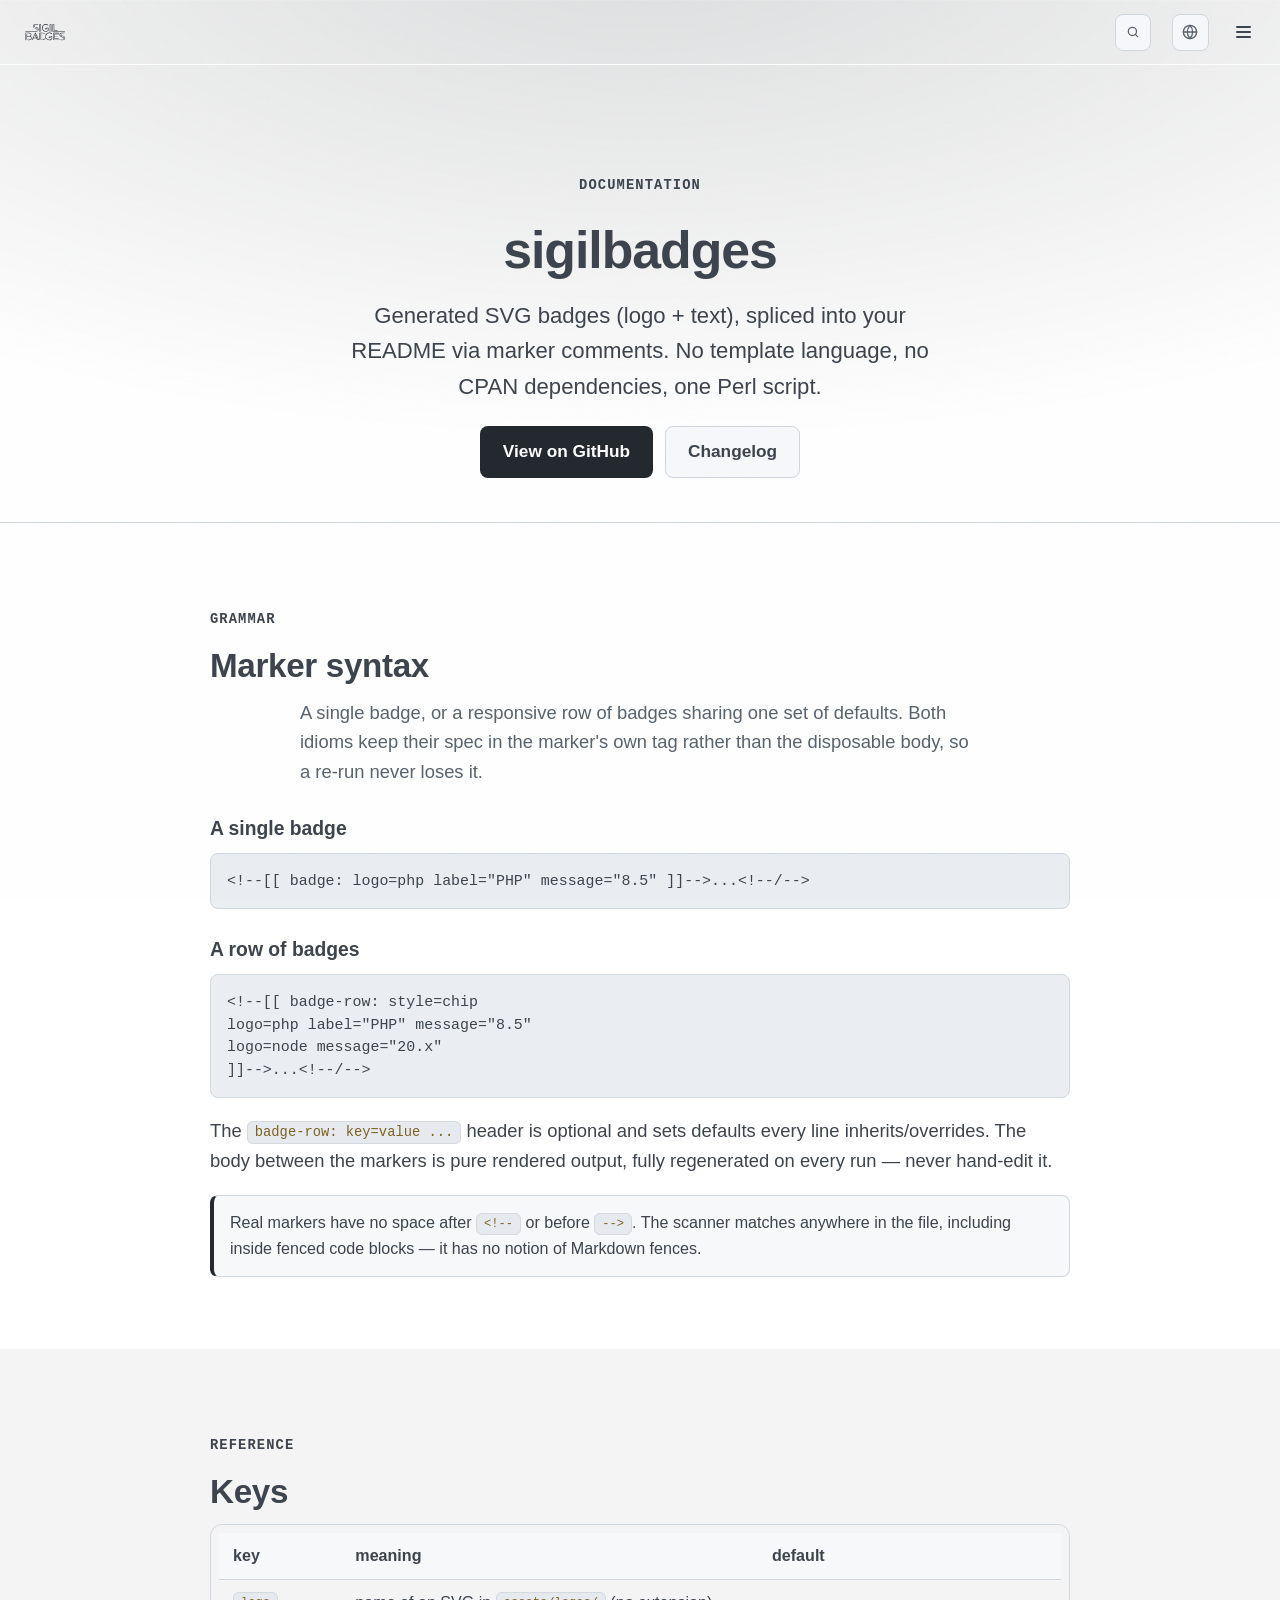
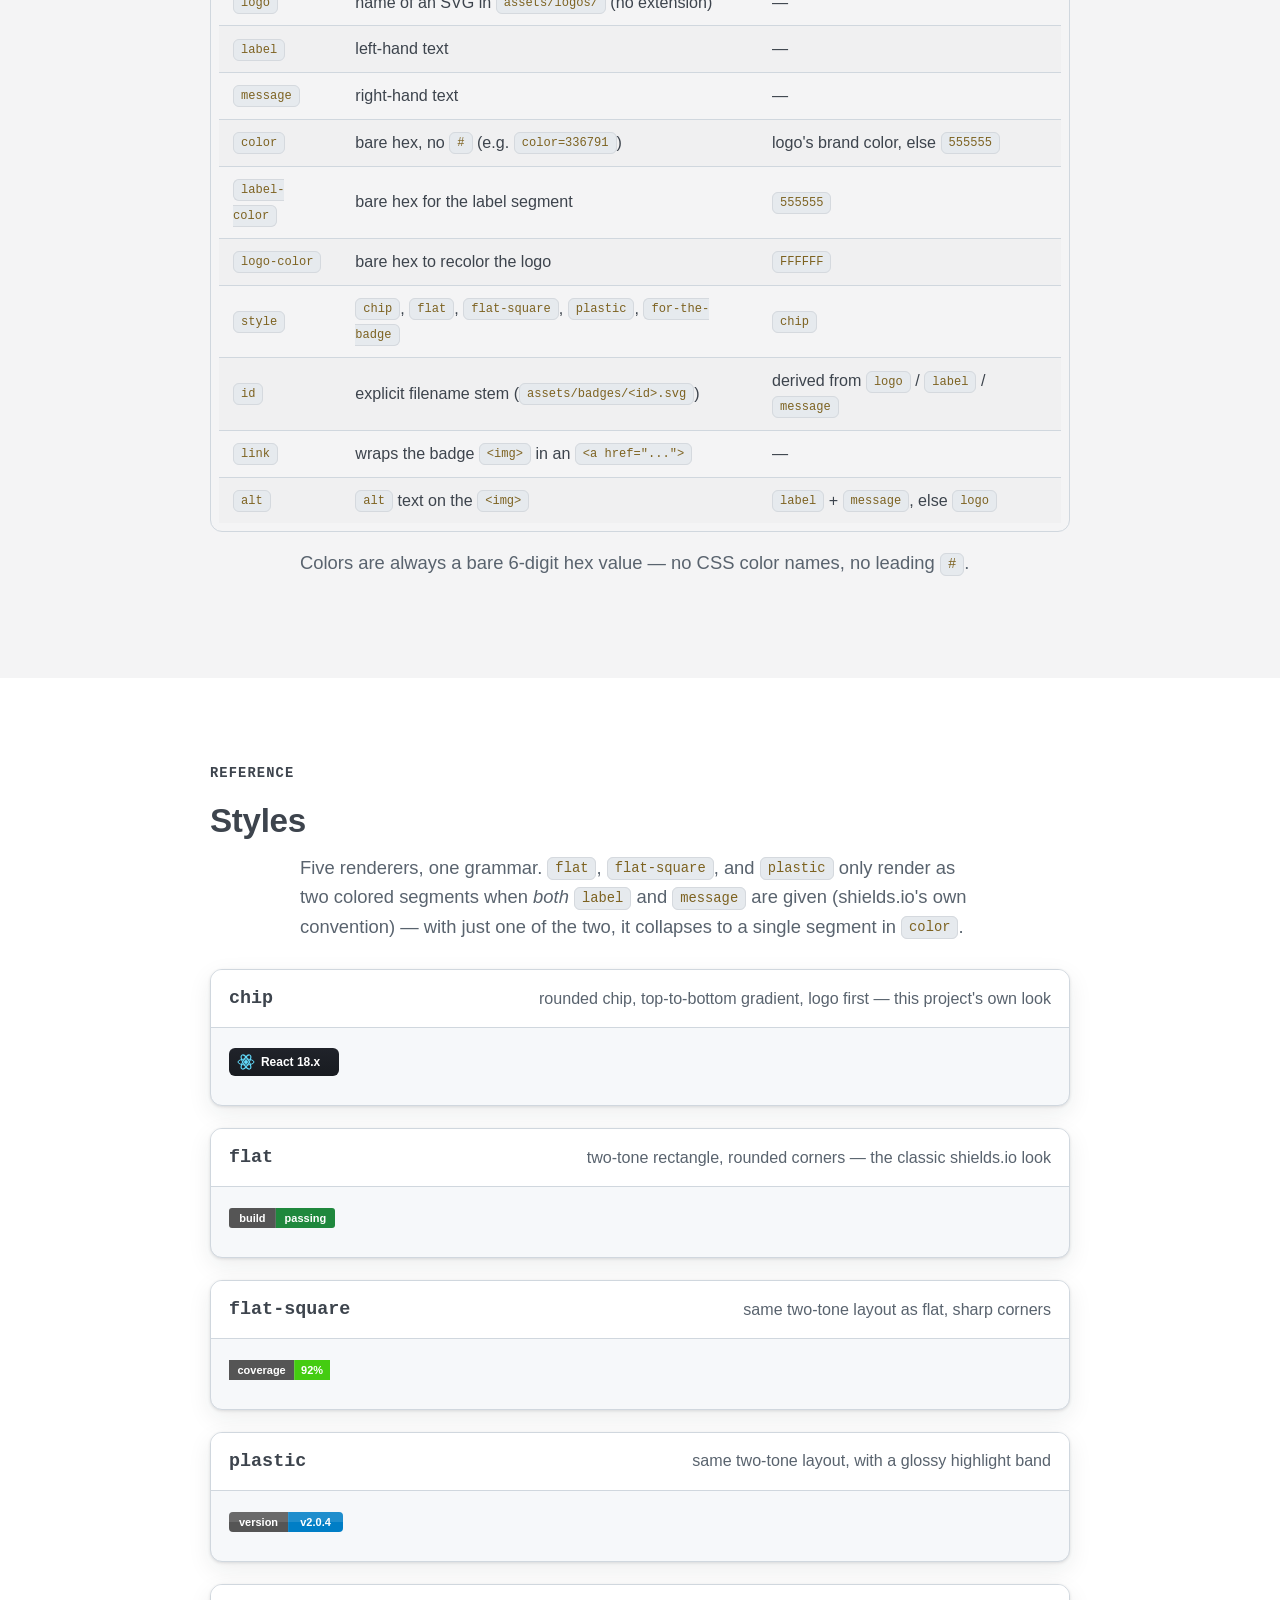
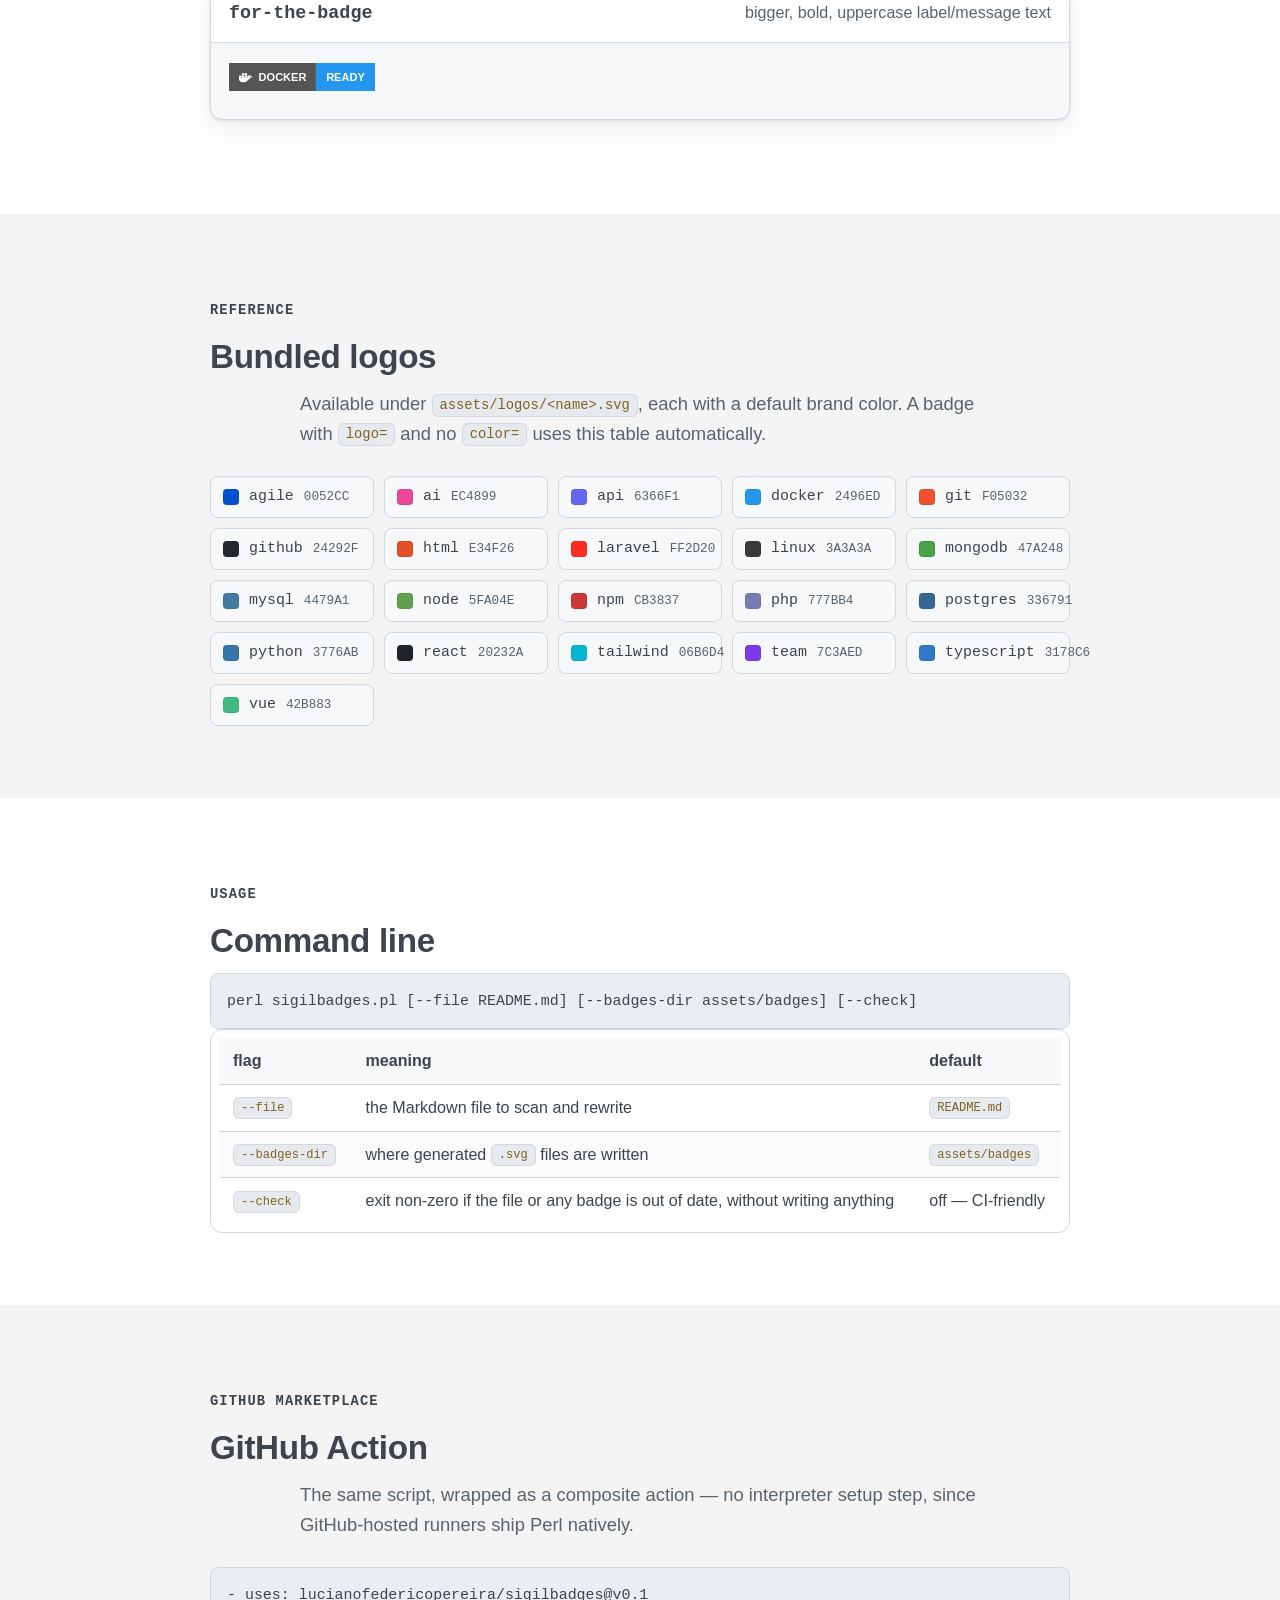
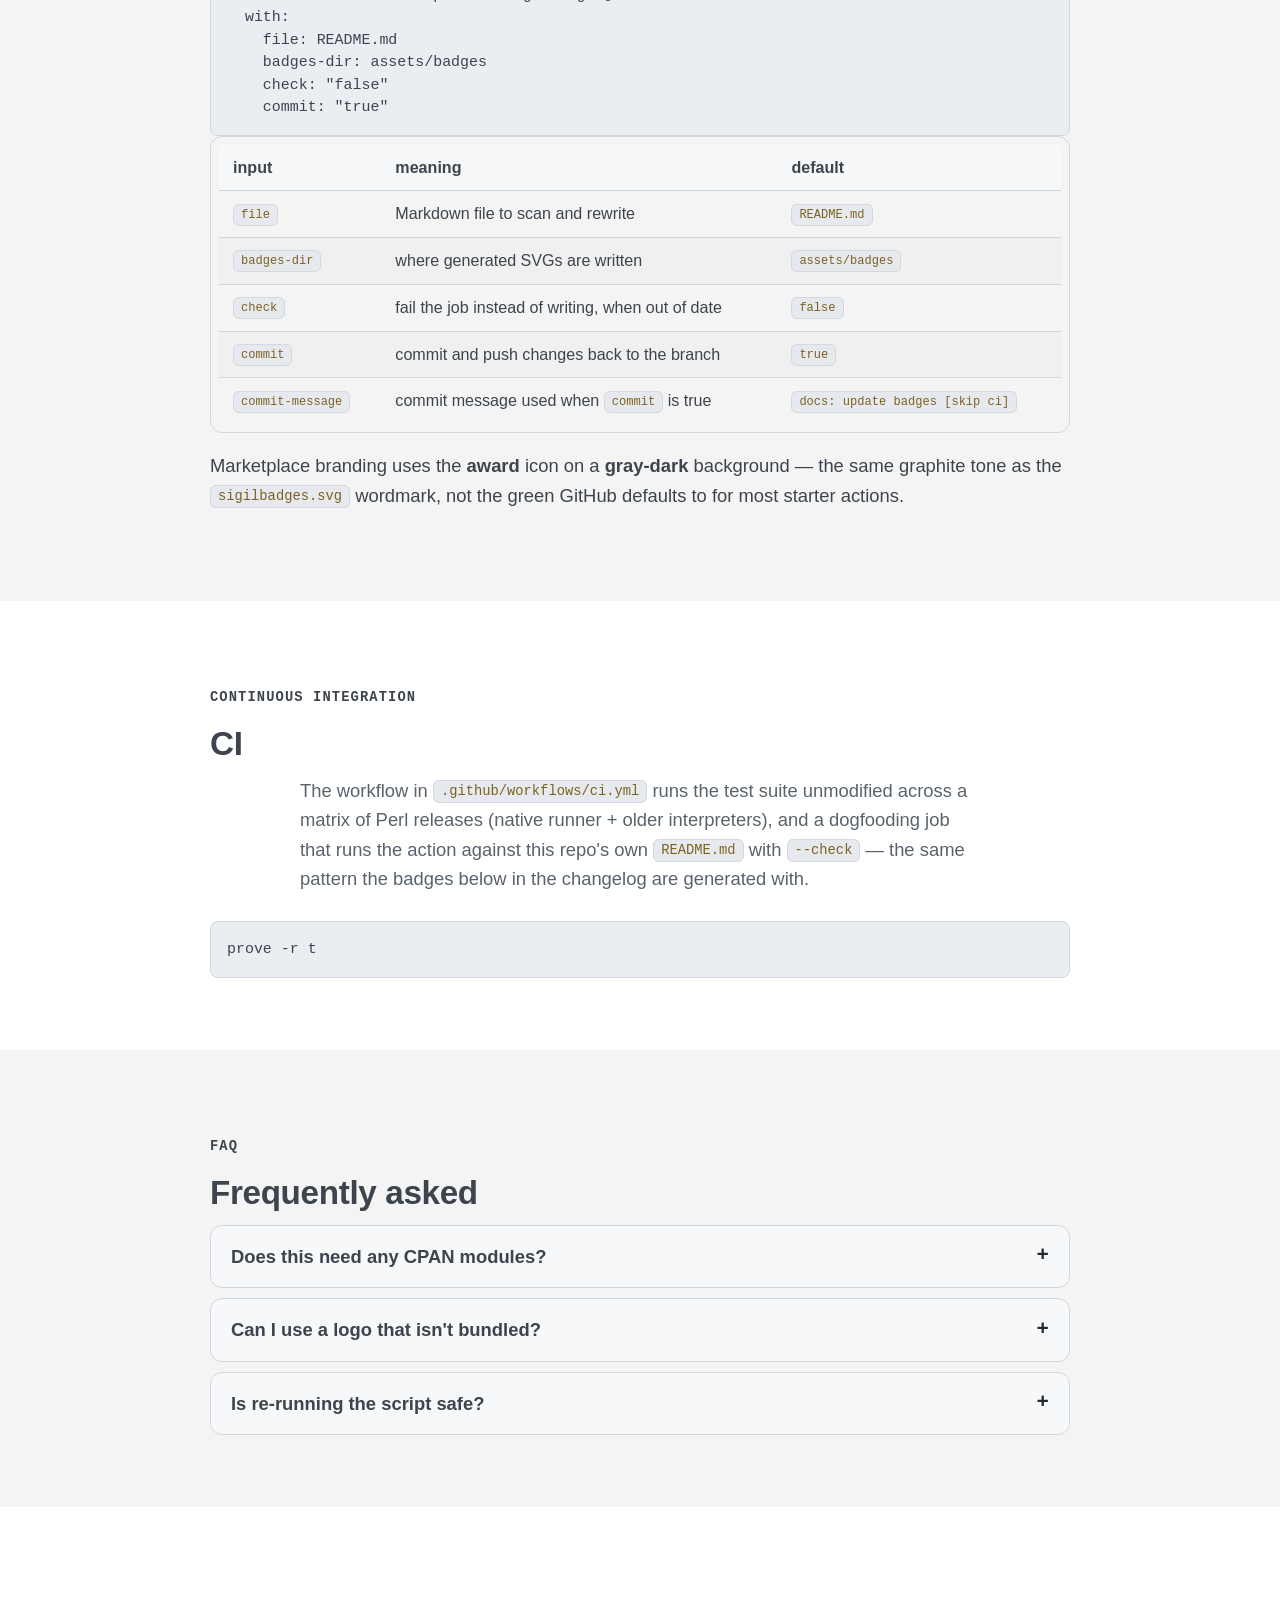
<file: docs.html>
<!doctype html>
<html lang="en">
<head>
<script>
document.documentElement.classList.add('js');
setTimeout(function () { document.body && document.body.classList.add('loaded'); }, 1500);
try {
  var storedLocale = localStorage.getItem('sigilbadges-locale');
  if (storedLocale && storedLocale !== 'en') document.documentElement.lang = storedLocale;
} catch (e) {}
</script>
<meta charset="utf-8" />
<meta name="viewport" content="width=device-width, initial-scale=1" />
<meta name="color-scheme" content="light dark" />
<title>sigilbadges — Documentation</title>
<meta name="author" content="Luciano Federico Pereira" />
<meta name="description" content="sigilbadges documentation: marker grammar, keys, styles, CLI flags, GitHub Action inputs, CI, and Marketplace publishing." />
<meta property="og:type" content="website" />
<meta property="og:title" content="sigilbadges — Documentation" />
<meta property="og:description" content="sigilbadges documentation: marker grammar, keys, styles, CLI flags, GitHub Action inputs, CI, and Marketplace publishing." />
<meta name="twitter:card" content="summary" />
<meta name="theme-color" content="#ffffff" media="(prefers-color-scheme: light)" />
<meta name="theme-color" content="#0d1117" media="(prefers-color-scheme: dark)" />
<link rel="icon" type="image/svg+xml" href="assets/sigilbadges.svg" />
<link rel="stylesheet" href="assets/site.css" />
<link rel="stylesheet" href="assets/palettes.css" />
<link rel="stylesheet" href="assets/locale.css" />
<!-- Cheap even if translate is never engaged — actual script load is lazy,
     see assets/locale.js. -->
<link rel="preconnect" crossorigin="anonymous" href="https://translate.google.com">
<link rel="preconnect" crossorigin="anonymous" href="https://translate.googleapis.com">
<link rel="dns-prefetch" href="https://translate.google.com">
<link rel="dns-prefetch" href="https://translate.googleapis.com">
</head>
<body class="doc" data-github-repo="lucianofedericopereira/sigilbadges">

<svg style="position:absolute; width:0; height:0; overflow:hidden" aria-hidden="true">
  <symbol id="icon-external" viewBox="0 0 24 24">
    <path d="M7 17 17 7" />
    <path d="M8 7h9v9" />
  </symbol>
  <symbol id="icon-search" viewBox="0 0 24 24">
    <circle cx="11" cy="11" r="7" />
    <path d="M20 20 16 16" />
  </symbol>
  <symbol id="icon-chevron-up" viewBox="0 0 24 24">
    <path d="M5 15 12 8 19 15" />
  </symbol>
  <symbol id="flag-bg" viewBox="0 0 640 480">
<path fill="#fff" d="M0 0h640v160H0z"/>
  <path fill="#00966e" d="M0 160h640v160H0z"/>
  <path fill="#d62612" d="M0 320h640v160H0z"/>
  </symbol>
  <symbol id="flag-cn" viewBox="0 0 640 480">
<defs>
    <path id="cn-a" fill="#ff0" d="M-.6.8 0-1 .6.8-1-.3h2z"/>
  </defs>
  <path fill="#ee1c25" d="M0 0h640v480H0z"/>
  <use href="#cn-a" width="30" height="20" transform="matrix(71.9991 0 0 72 120 120)"/>
  <use href="#cn-a" width="30" height="20" transform="rotate(239.07 133.748 -44.074)scale(23.99992 23.99978)"/>
  <use href="#cn-a" width="30" height="20" transform="rotate(-98.11 185.558 -77.035)scale(24 23.9997)"/>
  <use href="#cn-a" width="30" height="20" transform="matrix(6.5991 -23.0749 23.0746 6.59919 288 168)"/>
  <use href="#cn-a" width="30" height="20" transform="matrix(14.9991 -18.73557 18.73533 14.99929 240 216)"/>
  </symbol>
  <symbol id="flag-cz" viewBox="0 0 640 480">
<path fill="#fff" d="M0 0h640v240H0z"/>
  <path fill="#d7141a" d="M0 240h640v240H0z"/>
  <path fill="#11457e" d="M360 240 0 0v480z"/>
  </symbol>
  <symbol id="flag-de" viewBox="0 0 640 480">
<path fill="#fc0" d="M0 320h640v160H0z"/>
  <path fill="#000001" d="M0 0h640v160H0z"/>
  <path fill="red" d="M0 160h640v160H0z"/>
  </symbol>
  <symbol id="flag-dk" viewBox="0 0 640 480">
<path fill="#c8102e" d="M0 0h640.1v480H0z"/>
  <path fill="#fff" d="M205.7 0h68.6v480h-68.6z"/>
  <path fill="#fff" d="M0 205.7h640.1v68.6H0z"/>
  </symbol>
  <symbol id="flag-ee" viewBox="0 0 640 480">
<path fill="#1791ff" d="M0 0h640v160H0z"/>
  <path fill="#000001" d="M0 160h640v160H0z"/>
  <path fill="#fff" d="M0 320h640v160H0z"/>
  </symbol>
  <symbol id="flag-es" viewBox="0 0 640 480">
<path fill="#aa151b" d="M0 0h640v480H0z"/>
  <path fill="#f1bf00" d="M0 120h640v240H0z"/>
  </symbol>
  <symbol id="flag-fi" viewBox="0 0 640 480">
<path fill="#fff" d="M0 0h640v480H0z"/>
  <path fill="#002f6c" d="M0 174.5h640v131H0z"/>
  <path fill="#002f6c" d="M175.5 0h130.9v480h-131z"/>
  </symbol>
  <symbol id="flag-fr" viewBox="0 0 640 480">
<path fill="#fff" d="M0 0h640v480H0z"/>
  <path fill="#000091" d="M0 0h213.3v480H0z"/>
  <path fill="#e1000f" d="M426.7 0H640v480H426.7z"/>
  </symbol>
  <symbol id="flag-gr" viewBox="0 0 640 480">
<path fill="#0d5eaf" fill-rule="evenodd" d="M0 0h640v53.3H0z"/>
  <path fill="#fff" fill-rule="evenodd" d="M0 53.3h640v53.4H0z"/>
  <path fill="#0d5eaf" fill-rule="evenodd" d="M0 106.7h640V160H0z"/>
  <path fill="#fff" fill-rule="evenodd" d="M0 160h640v53.3H0z"/>
  <path fill="#0d5eaf" d="M0 0h266.7v266.7H0z"/>
  <path fill="#0d5eaf" fill-rule="evenodd" d="M0 213.3h640v53.4H0z"/>
  <path fill="#fff" fill-rule="evenodd" d="M0 266.7h640V320H0z"/>
  <path fill="#0d5eaf" fill-rule="evenodd" d="M0 320h640v53.3H0z"/>
  <path fill="#fff" fill-rule="evenodd" d="M0 373.3h640v53.4H0z"/>
  <g fill="#fff" fill-rule="evenodd" stroke-width="1.3">
    <path d="M106.7 0H160v266.7h-53.3z"/>
    <path d="M0 106.7h266.7V160H0z"/>
  </g>
  <path fill="#0d5eaf" d="M0 426.7h640V480H0z"/>
  </symbol>
  <symbol id="flag-hr" viewBox="0 0 640 480">
<path fill="#171796" d="M0 0h640v480H0z"/>
  <path fill="#fff" d="M0 0h640v320H0z"/>
  <path fill="red" d="M0 0h640v160H0z"/>
  </symbol>
  <symbol id="flag-hu" viewBox="0 0 640 480">
<g fill-rule="evenodd">
    <path fill="#fff" d="M640 480H0V0h640z"/>
    <path fill="#388d00" d="M640 480H0V320h640z"/>
    <path fill="#d43516" d="M640 160.1H0V.1h640z"/>
  </g>
  </symbol>
  <symbol id="flag-ie" viewBox="0 0 640 480">
<g fill-rule="evenodd" stroke-width="1pt">
    <path fill="#fff" d="M0 0h640v480H0z"/>
    <path fill="#009a49" d="M0 0h213.3v480H0z"/>
    <path fill="#ff7900" d="M426.7 0H640v480H426.7z"/>
  </g>
  </symbol>
  <symbol id="flag-it" viewBox="0 0 640 480">
<g fill-rule="evenodd" stroke-width="1pt">
    <path fill="#fff" d="M0 0h640v480H0z"/>
    <path fill="#009246" d="M0 0h213.3v480H0z"/>
    <path fill="#ce2b37" d="M426.7 0H640v480H426.7z"/>
  </g>
  </symbol>
  <symbol id="flag-lt" viewBox="0 0 640 480">
<g fill-rule="evenodd" stroke-width="1pt" transform="scale(.64143 .96773)">
    <rect width="1063" height="708.7" fill="#006a44" rx="0" ry="0" transform="scale(.93865 .69686)"/>
    <rect width="1063" height="236.2" y="475.6" fill="#c1272d" rx="0" ry="0" transform="scale(.93865 .69686)"/>
    <path fill="#fdb913" d="M0 0h997.8v164.6H0z"/>
  </g>
  </symbol>
  <symbol id="flag-lv" viewBox="0 0 640 480">
<g fill-rule="evenodd">
    <path fill="#fff" d="M0 0h640v480H0z"/>
    <path fill="#981e32" d="M0 0h640v192H0zm0 288h640v192H0z"/>
  </g>
  </symbol>
  <symbol id="flag-mt" viewBox="0 0 640 480">
<path fill="#fff" d="M0 0h320v480H0z"/>
  <path fill="#cf142b" d="M320 0h320v480H320z"/>
  </symbol>
  <symbol id="flag-nl" viewBox="0 0 640 480">
<path fill="#ae1c28" d="M0 0h640v160H0z"/>
  <path fill="#fff" d="M0 160h640v160H0z"/>
  <path fill="#21468b" d="M0 320h640v160H0z"/>
  </symbol>
  <symbol id="flag-pl" viewBox="0 0 640 480">
<g fill-rule="evenodd">
    <path fill="#fff" d="M640 480H0V0h640z"/>
    <path fill="#dc143c" d="M640 480H0V240h640z"/>
  </g>
  </symbol>
  <symbol id="flag-pt" viewBox="0 0 640 480">
<path fill="red" d="M256 0h384v480H256z"/>
  <path fill="#060" d="M0 0h256v480H0z"/>
  </symbol>
  <symbol id="flag-ro" viewBox="0 0 640 480">
<g fill-rule="evenodd" stroke-width="1pt">
    <path fill="#00319c" d="M0 0h213.3v480H0z"/>
    <path fill="#ffde00" d="M213.3 0h213.4v480H213.3z"/>
    <path fill="#de2110" d="M426.7 0H640v480H426.7z"/>
  </g>
  </symbol>
  <symbol id="flag-se" viewBox="0 0 640 480">
<path fill="#005293" d="M0 0h640v480H0z"/>
  <path fill="#fecb00" d="M176 0v192H0v96h176v192h96V288h368v-96H272V0z"/>
  </symbol>
  <symbol id="flag-si" viewBox="0 0 640 480">
<defs>
    <clipPath id="si-a">
      <path fill-opacity=".7" d="M-15 0h682.6v512H-15.1z"/>
    </clipPath>
  </defs>
  <g fill-rule="evenodd" stroke-width="1pt" clip-path="url(#si-a)" transform="translate(14.1)scale(.9375)">
    <path fill="#fff" d="M-62 0H962v512H-62z"/>
    <path fill="#d50000" d="M-62 341.3H962V512H-62z"/>
    <path fill="#0000bf" d="M-62 170.7H962v170.6H-62z"/>
    <path fill="#d50000" d="M228.4 93c-4 61.6-6.4 95.4-15.7 111-10.2 16.8-20 29.1-59.7 44-39.6-14.9-49.4-27.2-59.6-44-9.4-15.6-11.7-49.4-15.7-111l5.8-2c11.8-3.6 20.6-6.5 27.1-7.8 9.3-2 17.3-4.2 42.3-4.7 25 .4 33 2.8 42.3 4.8q9.7 2.1 27.3 7.7z"/>
    <path fill="#0000bf" d="M222.6 91c-3.8 61.5-7 89.7-12 103.2-9.6 23.2-24.8 35.9-57.6 48-32.8-12.1-48-24.8-57.7-48-5-13.6-8-41.7-11.8-103.3q17.4-5.6 27.1-7.7c9.3-2 17.3-4.3 42.3-4.7 25 .4 33 2.7 42.3 4.7a284 284 0 0 1 27.4 7.7z"/>
    <path fill="#ffdf00" d="m153 109.8 1.5 3.7 7 1-4.5 2.7 4.3 2.9-6.3 1-2 3.4-2-3.5-6-.8 4-3-4.2-2.7 6.7-1z"/>
    <path fill="#fff" d="m208.3 179.6-3.9-3-2.7-4.6-5.4-4.7-2.9-4.7-5.4-4.9-2.6-4.7-3-2.3-1.8-1.9-5 4.3-2.6 4.7-3.3 3-3.7-2.9-2.7-4.8-10.3-18.3-10.3 18.3-2.7 4.8-3.7 2.9-3.3-3-2.7-4.7-4.9-4.3-1.9 1.8-2.9 2.4-2.6 4.7-5.4 4.9-2.9 4.7-5.4 4.7-2.7 4.6-3.9 3a66 66 0 0 0 18.6 36.3 107 107 0 0 0 36.6 20.5 104 104 0 0 0 36.8-20.5c5.8-6 16.6-19.3 18.6-36.3"/>
    <path fill="#ffdf00" d="m169.4 83.9 1.6 3.7 7 1-4.6 2.7 4.4 2.9-6.3 1-2 3.4-2-3.5-6-.8 4-3-4.2-2.7 6.6-1zm-33 0 1.6 3.7 7 .9-4.5 2.7 4.3 2.9-6.3 1-2 3.4-2-3.4-6-.9 4-3-4.2-2.7 6.7-1z"/>
    <path fill="#0000bf" d="M199.7 203h-7.4l-7-.5-8.3-4h-9.4l-8.1 4-6.5.6-6.4-.6-8.1-4H129l-8.4 4-6.9.6-7.6-.1-3.6-6.2.1-.2 11.2 1.9 6.9-.5 8.3-4.1h9.4l8.2 4 6.4.6 6.5-.6 8.1-4h9.4l8.4 4 6.9.6 10.8-2 .2.4zm-86.4 9.5 7.4-.5 8.3-4h9.4l8.2 4 6.4.5 6.4-.5 8.2-4h9.4l8.3 4 7.5.5 4.8-6h-.1l-5.2 1.4-6.9-.5-8.3-4h-9.4l-8.2 4-6.4.6-6.5-.6-8.1-4H129l-8.4 4-6.9.6-5-1.3v.2l4.5 5.6z"/>
  </g>
  </symbol>
  <symbol id="flag-sk" viewBox="0 0 640 480">
<path fill="#ee1c25" d="M0 0h640v480H0z"/>
  <path fill="#0b4ea2" d="M0 0h640v320H0z"/>
  <path fill="#fff" d="M0 0h640v160H0z"/>
  <path fill="#fff" d="M233 370.8c-43-20.7-104.6-61.9-104.6-143.2 0-81.4 4-118.4 4-118.4h201.3s3.9 37 3.9 118.4S276 350 233 370.8"/>
  <path fill="#ee1c25" d="M233 360c-39.5-19-96-56.8-96-131.4s3.6-108.6 3.6-108.6h184.8s3.5 34 3.5 108.6C329 303.3 272.5 341 233 360"/>
  <path fill="#fff" d="M241.4 209c10.7.2 31.6.6 50.1-5.6 0 0-.4 6.7-.4 14.4s.5 14.4.5 14.4c-17-5.7-38.1-5.8-50.2-5.7v41.2h-16.8v-41.2c-12-.1-33.1 0-50.1 5.7 0 0 .5-6.7.5-14.4s-.5-14.4-.5-14.4c18.5 6.2 39.4 5.8 50 5.6v-25.9c-9.7 0-23.7.4-39.6 5.7 0 0 .5-6.6.5-14.4 0-7.7-.5-14.4-.5-14.4 15.9 5.3 29.9 5.8 39.6 5.7-.5-16.4-5.3-37-5.3-37s9.9.7 13.8.7 13.8-.7 13.8-.7-4.8 20.6-5.3 37c9.7.1 23.7-.4 39.6-5.7 0 0-.5 6.7-.5 14.4s.5 14.4.5 14.4a119 119 0 0 0-39.7-5.7v26z"/>
  <path fill="#0b4ea2" d="M233 263.3c-19.9 0-30.5 27.5-30.5 27.5s-6-13-22.2-13c-11 0-19 9.7-24.2 18.8 20 31.7 51.9 51.3 76.9 63.4 25-12 57-31.7 76.9-63.4-5.2-9-13.2-18.8-24.2-18.8-16.2 0-22.2 13-22.2 13S253 263.3 233 263.3"/>
  </symbol>
  <symbol id="flag-us" viewBox="0 0 640 480">
<path fill="#bd3d44" d="M0 0h640v480H0"/>
  <path stroke="#fff" stroke-width="37" d="M0 55.3h640M0 129h640M0 203h640M0 277h640M0 351h640M0 425h640"/>
  <path fill="#192f5d" d="M0 0h364.8v258.5H0"/>
  <marker id="us-a" markerHeight="30" markerWidth="30">
    <path fill="#fff" d="m14 0 9 27L0 10h28L5 27z"/>
  </marker>
  <path fill="none" marker-mid="url(#us-a)" d="m0 0 16 11h61 61 61 61 60L47 37h61 61 60 61L16 63h61 61 61 61 60L47 89h61 61 60 61L16 115h61 61 61 61 60L47 141h61 61 60 61L16 166h61 61 61 61 60L47 192h61 61 60 61L16 218h61 61 61 61 60z"/>
  </symbol>
  <symbol id="icon-globe" viewBox="0 0 24 24">
    <circle cx="12" cy="12" r="10"/>
    <path d="M2 12h20"/>
    <path d="M12 2a15.3 15.3 0 0 1 4 10 15.3 15.3 0 0 1-4 10 15.3 15.3 0 0 1-4-10 15.3 15.3 0 0 1 4-10z"/>
  </symbol>

</svg>

<div class="print-only" id="print-meta" aria-hidden="true">
  <strong id="print-meta-title"></strong>
  <span id="print-meta-url"></span>
  <span id="print-meta-date"></span>
</div>

<a class="skip-link" href="#main-content">Skip to content</a>

<div class="shell">

<nav class="nav" aria-label="Primary">
  <div class="wrap">
    <a class="brand notranslate" href="index.html"><img class="brand-logo" src="assets/sigilbadges.svg" alt="sigilbadges" /></a>
    <div class="links" id="nav-links">
      <a class="link i18n" href="#grammar"><span data-i18n-default>Grammar</span><span data-locale="es" class="notranslate">Gramática</span><span data-locale="it" class="notranslate">Grammatica</span></a>
      <a class="link i18n" href="#styles"><span data-i18n-default>Styles</span><span data-locale="es" class="notranslate">Estilos</span><span data-locale="it" class="notranslate">Stili</span></a>
      <a class="link i18n" href="#keys"><span data-i18n-default>Keys</span><span data-locale="es" class="notranslate">Claves</span><span data-locale="it" class="notranslate">Chiavi</span></a>
      <a class="link i18n" href="#logos"><span data-i18n-default>Logos</span><span data-locale="es" class="notranslate">Logos</span><span data-locale="it" class="notranslate">Loghi</span></a>
      <a class="link i18n" href="#cli"><span data-i18n-default>CLI</span><span data-locale="es" class="notranslate">Línea de comandos</span><span data-locale="it" class="notranslate">Riga di comando</span></a>
      <a class="link i18n" href="#action"><span data-i18n-default>GitHub Action</span><span data-locale="es" class="notranslate">GitHub Action</span><span data-locale="it" class="notranslate">GitHub Action</span></a>
      <a class="link i18n" href="#ci"><span data-i18n-default>CI</span><span data-locale="es" class="notranslate">CI</span><span data-locale="it" class="notranslate">CI</span></a>
      <a class="link" href="#faq">FAQ</a>
      <div class="links-external">
        <a class="link link--external i18n" href="index.html"><span data-i18n-default>Home</span><span data-locale="es" class="notranslate">Inicio</span><span data-locale="it" class="notranslate">Home</span><svg class="link-external-icon" aria-hidden="true"><use href="#icon-external"/></svg></a>
        <a class="link link--external i18n" href="changelog.html"><span data-i18n-default>Changelog</span><span data-locale="es" class="notranslate">Cambios</span><span data-locale="it" class="notranslate">Modifiche</span><svg class="link-external-icon" aria-hidden="true"><use href="#icon-external"/></svg></a>
        <a class="link link--external notranslate" href="https://github.com/lucianofedericopereira/sigilbadges" target="_blank" rel="noopener">GitHub<svg class="link-external-icon" aria-hidden="true"><use href="#icon-external"/></svg></a>
      </div>
    </div>
    <div class="spacer"></div>
    <button type="button" class="search-trigger" id="search-trigger" aria-haspopup="dialog" aria-label="Search or jump to&hellip;">
      <svg class="search-trigger-icon" aria-hidden="true"><use href="#icon-search"/></svg>
      <span class="search-trigger-label">Search</span>
      <kbd class="search-kbd">S</kbd>
    </button>
    <div class="locale-switcher notranslate" id="locale-switcher">
      <button type="button" class="locale-trigger" id="locale-trigger"
              aria-haspopup="true" aria-expanded="false" aria-controls="locale-menu"
              aria-label="Choose language">
        <svg class="locale-trigger-icon" aria-hidden="true"><use href="#icon-globe"/></svg>
      </button>
      <ul class="locale-menu" id="locale-menu" role="menu" aria-hidden="true" aria-label="Choose language"></ul>
      <span class="locale-announce" id="locale-announce" role="status" aria-live="polite"></span>
    </div>
    <div id="translate" class="notranslate" hidden></div>
    <button type="button" class="nav-toggle" id="nav-toggle" aria-expanded="false" aria-controls="nav-links" aria-label="Toggle menu">
      <span class="nav-toggle-bar"></span>
      <span class="nav-toggle-bar"></span>
      <span class="nav-toggle-bar"></span>
    </button>
  </div>
</nav>

<dialog class="search-modal" id="search-modal" aria-label="Search or jump to">
  <div class="search-input-wrap">
    <svg aria-hidden="true"><use href="#icon-search"/></svg>
    <input type="search" id="search-input" placeholder="Search or jump to&hellip;" autocomplete="off" aria-controls="search-results" aria-expanded="false" role="combobox" />
  </div>
  <ul class="search-results" id="search-results" role="listbox"></ul>
</dialog>

<main id="main-content">

<header class="hero" id="top">
  <div class="wrap">
    <p class="eyebrow i18n"><span data-i18n-default>Documentation</span><span data-locale="es" class="notranslate">Documentación</span><span data-locale="it" class="notranslate">Documentazione</span></p>
    <h1>sigilbadges</h1>
    <p class="tagline i18n"><span data-i18n-default>Generated SVG badges (logo + text), spliced into your README via marker comments. No template language, no CPAN dependencies, one Perl script.</span><span data-locale="es" class="notranslate">Insignias SVG generadas (logo + texto), insertadas en tu README mediante comentarios marcadores. Sin lenguaje de plantillas, sin dependencias de CPAN, un solo script de Perl.</span><span data-locale="it" class="notranslate">Badge SVG generati (logo + testo), inseriti nel tuo README tramite commenti marcatori. Nessun linguaggio di template, nessuna dipendenza CPAN, un solo script Perl.</span></p>
    <div class="cta">
      <a class="btn btn--primary i18n" href="https://github.com/lucianofedericopereira/sigilbadges" target="_blank" rel="noopener"><span data-i18n-default>View on GitHub</span><span data-locale="es" class="notranslate">Ver en GitHub</span><span data-locale="it" class="notranslate">Vedi su GitHub</span></a>
      <a class="btn btn--ghost i18n" href="changelog.html"><span data-i18n-default>Changelog</span><span data-locale="es" class="notranslate">Cambios</span><span data-locale="it" class="notranslate">Modifiche</span></a>
    </div>
  </div>
</header>

<section id="grammar">
  <div class="wrap doc">
    <p class="eyebrow i18n"><span data-i18n-default>Grammar</span><span data-locale="es" class="notranslate">Gramática</span><span data-locale="it" class="notranslate">Grammatica</span></p>
    <h2 class="i18n"><span data-i18n-default>Marker syntax</span><span data-locale="es" class="notranslate">Sintaxis del marcador</span><span data-locale="it" class="notranslate">Sintassi del marcatore</span></h2>
    <p class="section-lead i18n"><span data-i18n-default>A single badge, or a responsive row of badges sharing one set of defaults. Both idioms keep their spec in the marker's own tag rather than the disposable body, so a re-run never loses it.</span><span data-locale="es" class="notranslate">Una sola insignia, o una fila responsiva de insignias que comparten un mismo conjunto de valores predeterminados. Ambos modelos guardan su especificación en la propia etiqueta del marcador en lugar del cuerpo desechable, así que una reejecución nunca la pierde.</span><span data-locale="it" class="notranslate">Un singolo badge, oppure una riga responsive di badge che condividono un unico insieme di valori predefiniti. Entrambi gli idiomi mantengono la propria specifica nel tag stesso del marcatore anziché nel corpo usa e getta, così una riesecuzione non la perde mai.</span></p>

    <h3 class="i18n"><span data-i18n-default>A single badge</span><span data-locale="es" class="notranslate">Una sola insignia</span><span data-locale="it" class="notranslate">Un singolo badge</span></h3>
    <pre><code>&lt;!--[[ badge: logo=php label="PHP" message="8.5" ]]--&gt;...&lt;!--/--&gt;</code></pre>

    <h3 class="i18n"><span data-i18n-default>A row of badges</span><span data-locale="es" class="notranslate">Una fila de insignias</span><span data-locale="it" class="notranslate">Una riga di badge</span></h3>
    <pre><code>&lt;!--[[ badge-row: style=chip
logo=php label="PHP" message="8.5"
logo=node message="20.x"
]]--&gt;...&lt;!--/--&gt;</code></pre>
    <p class="i18n"><span data-i18n-default>The <code class="inline">badge-row: key=value ...</code> header is optional and sets defaults every line inherits/overrides. The body between the markers is pure rendered output, fully regenerated on every run — never hand-edit it.</span><span data-locale="es" class="notranslate">El encabezado <code class="inline">badge-row: key=value ...</code> es opcional y define valores predeterminados que cada línea hereda o sobrescribe. El cuerpo entre los marcadores es salida puramente renderizada, totalmente regenerada en cada ejecución — nunca lo edites a mano.</span><span data-locale="it" class="notranslate">L'intestazione <code class="inline">badge-row: key=value ...</code> è opzionale e imposta valori predefiniti che ogni riga eredita o sovrascrive. Il corpo tra i marcatori è output puramente renderizzato, rigenerato completamente a ogni esecuzione — non modificarlo mai a mano.</span></p>
    <div class="callout i18n"><span data-i18n-default>Real markers have no space after <code class="inline">&lt;!--</code> or before <code class="inline">--&gt;</code>. The scanner matches anywhere in the file, including inside fenced code blocks — it has no notion of Markdown fences.</span><span data-locale="es" class="notranslate">Los marcadores reales no tienen espacio después de <code class="inline">&lt;!--</code> ni antes de <code class="inline">--&gt;</code>. El escáner encuentra coincidencias en cualquier parte del archivo, incluso dentro de bloques de código cercados — no tiene noción de los fences de Markdown.</span><span data-locale="it" class="notranslate">I marcatori reali non hanno spazio dopo <code class="inline">&lt;!--</code> né prima di <code class="inline">--&gt;</code>. Lo scanner trova corrispondenze in qualsiasi punto del file, anche all'interno di blocchi di codice recintati — non ha alcuna nozione dei fence di Markdown.</span></div>
  </div>
</section>

<section id="keys">
  <div class="wrap doc">
    <p class="eyebrow i18n"><span data-i18n-default>Reference</span><span data-locale="es" class="notranslate">Referencia</span><span data-locale="it" class="notranslate">Riferimento</span></p>
    <h2 class="i18n"><span data-i18n-default>Keys</span><span data-locale="es" class="notranslate">Claves</span><span data-locale="it" class="notranslate">Chiavi</span></h2>
    <div class="table-scroll">
      <table>
        <thead><tr><th class="i18n"><span data-i18n-default>key</span><span data-locale="es" class="notranslate">clave</span><span data-locale="it" class="notranslate">chiave</span></th><th class="i18n"><span data-i18n-default>meaning</span><span data-locale="es" class="notranslate">significado</span><span data-locale="it" class="notranslate">significato</span></th><th class="i18n"><span data-i18n-default>default</span><span data-locale="es" class="notranslate">predeterminado</span><span data-locale="it" class="notranslate">predefinito</span></th></tr></thead>
        <tbody>
          <tr><td><code class="inline">logo</code></td><td class="i18n"><span data-i18n-default>name of an SVG in <code class="inline">assets/logos/</code> (no extension)</span><span data-locale="es" class="notranslate">nombre de un SVG en <code class="inline">assets/logos/</code> (sin extensión)</span><span data-locale="it" class="notranslate">nome di un SVG in <code class="inline">assets/logos/</code> (senza estensione)</span></td><td>—</td></tr>
          <tr><td><code class="inline">label</code></td><td class="i18n"><span data-i18n-default>left-hand text</span><span data-locale="es" class="notranslate">texto del lado izquierdo</span><span data-locale="it" class="notranslate">testo a sinistra</span></td><td>—</td></tr>
          <tr><td><code class="inline">message</code></td><td class="i18n"><span data-i18n-default>right-hand text</span><span data-locale="es" class="notranslate">texto del lado derecho</span><span data-locale="it" class="notranslate">testo a destra</span></td><td>—</td></tr>
          <tr><td><code class="inline">color</code></td><td class="i18n"><span data-i18n-default>bare hex, no <code class="inline">#</code> (e.g. <code class="inline">color=336791</code>)</span><span data-locale="es" class="notranslate">hex sin adornos, sin <code class="inline">#</code> (ej. <code class="inline">color=336791</code>)</span><span data-locale="it" class="notranslate">hex nudo, senza <code class="inline">#</code> (es. <code class="inline">color=336791</code>)</span></td><td class="i18n"><span data-i18n-default>logo's brand color, else <code class="inline">555555</code></span><span data-locale="es" class="notranslate">color de marca del logo, o si no <code class="inline">555555</code></span><span data-locale="it" class="notranslate">colore del brand del logo, altrimenti <code class="inline">555555</code></span></td></tr>
          <tr><td><code class="inline">label-color</code></td><td class="i18n"><span data-i18n-default>bare hex for the label segment</span><span data-locale="es" class="notranslate">hex sin adornos para el segmento de la etiqueta</span><span data-locale="it" class="notranslate">hex nudo per il segmento dell'etichetta</span></td><td><code class="inline">555555</code></td></tr>
          <tr><td><code class="inline">logo-color</code></td><td class="i18n"><span data-i18n-default>bare hex to recolor the logo</span><span data-locale="es" class="notranslate">hex sin adornos para recolorear el logo</span><span data-locale="it" class="notranslate">hex nudo per ricolorare il logo</span></td><td><code class="inline">FFFFFF</code></td></tr>
          <tr><td><code class="inline">style</code></td><td><code class="inline">chip</code>, <code class="inline">flat</code>, <code class="inline">flat-square</code>, <code class="inline">plastic</code>, <code class="inline">for-the-badge</code></td><td><code class="inline">chip</code></td></tr>
          <tr><td><code class="inline">id</code></td><td class="i18n"><span data-i18n-default>explicit filename stem (<code class="inline">assets/badges/&lt;id&gt;.svg</code>)</span><span data-locale="es" class="notranslate">nombre base de archivo explícito (<code class="inline">assets/badges/&lt;id&gt;.svg</code>)</span><span data-locale="it" class="notranslate">nome base del file esplicito (<code class="inline">assets/badges/&lt;id&gt;.svg</code>)</span></td><td class="i18n"><span data-i18n-default>derived from <code class="inline">logo</code> / <code class="inline">label</code> / <code class="inline">message</code></span><span data-locale="es" class="notranslate">derivado de <code class="inline">logo</code> / <code class="inline">label</code> / <code class="inline">message</code></span><span data-locale="it" class="notranslate">derivato da <code class="inline">logo</code> / <code class="inline">label</code> / <code class="inline">message</code></span></td></tr>
          <tr><td><code class="inline">link</code></td><td class="i18n"><span data-i18n-default>wraps the badge <code class="inline">&lt;img&gt;</code> in an <code class="inline">&lt;a href="..."&gt;</code></span><span data-locale="es" class="notranslate">envuelve el <code class="inline">&lt;img&gt;</code> de la insignia en un <code class="inline">&lt;a href="..."&gt;</code></span><span data-locale="it" class="notranslate">racchiude l'<code class="inline">&lt;img&gt;</code> del badge in un <code class="inline">&lt;a href="..."&gt;</code></span></td><td>—</td></tr>
          <tr><td><code class="inline">alt</code></td><td class="i18n"><span data-i18n-default><code class="inline">alt</code> text on the <code class="inline">&lt;img&gt;</code></span><span data-locale="es" class="notranslate">texto <code class="inline">alt</code> en el <code class="inline">&lt;img&gt;</code></span><span data-locale="it" class="notranslate">testo <code class="inline">alt</code> sull'<code class="inline">&lt;img&gt;</code></span></td><td class="i18n"><span data-i18n-default><code class="inline">label</code> + <code class="inline">message</code>, else <code class="inline">logo</code></span><span data-locale="es" class="notranslate"><code class="inline">label</code> + <code class="inline">message</code>, o si no <code class="inline">logo</code></span><span data-locale="it" class="notranslate"><code class="inline">label</code> + <code class="inline">message</code>, altrimenti <code class="inline">logo</code></span></td></tr>
        </tbody>
      </table>
    </div>
    <p class="section-lead i18n" style="margin-top: 16px"><span data-i18n-default>Colors are always a bare 6-digit hex value — no CSS color names, no leading <code class="inline">#</code>.</span><span data-locale="es" class="notranslate">Los colores siempre son un valor hexadecimal de 6 dígitos sin adornos — sin nombres de color CSS, sin <code class="inline">#</code> inicial.</span><span data-locale="it" class="notranslate">I colori sono sempre un valore esadecimale a 6 cifre nudo — niente nomi di colore CSS, niente <code class="inline">#</code> iniziale.</span></p>
  </div>
</section>

<section id="styles">
  <div class="wrap doc">
    <p class="eyebrow i18n"><span data-i18n-default>Reference</span><span data-locale="es" class="notranslate">Referencia</span><span data-locale="it" class="notranslate">Riferimento</span></p>
    <h2 class="i18n"><span data-i18n-default>Styles</span><span data-locale="es" class="notranslate">Estilos</span><span data-locale="it" class="notranslate">Stili</span></h2>
    <p class="section-lead i18n"><span data-i18n-default>Five renderers, one grammar. <code class="inline">flat</code>, <code class="inline">flat-square</code>, and <code class="inline">plastic</code> only render as two colored segments when <em>both</em> <code class="inline">label</code> and <code class="inline">message</code> are given (shields.io's own convention) — with just one of the two, it collapses to a single segment in <code class="inline">color</code>.</span><span data-locale="es" class="notranslate">Cinco renderizadores, una gramática. <code class="inline">flat</code>, <code class="inline">flat-square</code> y <code class="inline">plastic</code> solo se renderizan como dos segmentos de color cuando se dan <em>ambos</em> <code class="inline">label</code> y <code class="inline">message</code> (la propia convención de shields.io) — con solo uno de los dos, colapsa en un único segmento de <code class="inline">color</code>.</span><span data-locale="it" class="notranslate">Cinque renderer, una grammatica. <code class="inline">flat</code>, <code class="inline">flat-square</code> e <code class="inline">plastic</code> vengono renderizzati come due segmenti colorati solo quando sono presenti <em>entrambi</em> <code class="inline">label</code> e <code class="inline">message</code> (la stessa convenzione di shields.io) — con uno solo dei due, collassa in un unico segmento di <code class="inline">color</code>.</span></p>

    <div class="variant">
      <div class="head"><span class="name">chip</span><span class="desc i18n"><span data-i18n-default>rounded chip, top-to-bottom gradient, logo first — this project's own look</span><span data-locale="es" class="notranslate">chip redondeado, degradado de arriba a abajo, logo primero — el estilo propio de este proyecto</span><span data-locale="it" class="notranslate">chip arrotondato, sfumatura dall'alto in basso, logo per primo — lo stile caratteristico di questo progetto</span></span></div>
      <div class="body"><img src="assets/badges/style-chip.svg" alt="React 18.x, chip style" /></div>
    </div>
    <div class="variant">
      <div class="head"><span class="name">flat</span><span class="desc i18n"><span data-i18n-default>two-tone rectangle, rounded corners — the classic shields.io look</span><span data-locale="es" class="notranslate">rectángulo de dos tonos, esquinas redondeadas — el aspecto clásico de shields.io</span><span data-locale="it" class="notranslate">rettangolo a due toni, angoli arrotondati — l'aspetto classico di shields.io</span></span></div>
      <div class="body"><img src="assets/badges/style-flat.svg" alt="build passing, flat style" /></div>
    </div>
    <div class="variant">
      <div class="head"><span class="name">flat-square</span><span class="desc i18n"><span data-i18n-default>same two-tone layout as flat, sharp corners</span><span data-locale="es" class="notranslate">mismo diseño de dos tonos que flat, esquinas rectas</span><span data-locale="it" class="notranslate">stesso layout a due toni di flat, angoli netti</span></span></div>
      <div class="body"><img src="assets/badges/style-flat-square.svg" alt="coverage 92%, flat-square style" /></div>
    </div>
    <div class="variant">
      <div class="head"><span class="name">plastic</span><span class="desc i18n"><span data-i18n-default>same two-tone layout, with a glossy highlight band</span><span data-locale="es" class="notranslate">mismo diseño de dos tonos, con una banda brillante de realce</span><span data-locale="it" class="notranslate">stesso layout a due toni, con una banda lucida in evidenza</span></span></div>
      <div class="body"><img src="assets/badges/style-plastic.svg" alt="version v2.0.4, plastic style" /></div>
    </div>
    <div class="variant">
      <div class="head"><span class="name">for-the-badge</span><span class="desc i18n"><span data-i18n-default>bigger, bold, uppercase label/message text</span><span data-locale="es" class="notranslate">texto de label/message más grande, en negrita y mayúsculas</span><span data-locale="it" class="notranslate">testo di label/message più grande, in grassetto e maiuscolo</span></span></div>
      <div class="body"><img src="assets/badges/style-ftb.svg" alt="docker ready, for-the-badge style" /></div>
    </div>
  </div>
</section>

<section id="logos">
  <div class="wrap doc">
    <p class="eyebrow i18n"><span data-i18n-default>Reference</span><span data-locale="es" class="notranslate">Referencia</span><span data-locale="it" class="notranslate">Riferimento</span></p>
    <h2 class="i18n"><span data-i18n-default>Bundled logos</span><span data-locale="es" class="notranslate">Logos incluidos</span><span data-locale="it" class="notranslate">Loghi inclusi</span></h2>
    <p class="section-lead i18n"><span data-i18n-default>Available under <code class="inline">assets/logos/&lt;name&gt;.svg</code>, each with a default brand color. A badge with <code class="inline">logo=</code> and no <code class="inline">color=</code> uses this table automatically.</span><span data-locale="es" class="notranslate">Disponibles en <code class="inline">assets/logos/&lt;name&gt;.svg</code>, cada uno con un color de marca predeterminado. Una insignia con <code class="inline">logo=</code> y sin <code class="inline">color=</code> usa esta tabla automáticamente.</span><span data-locale="it" class="notranslate">Disponibili in <code class="inline">assets/logos/&lt;name&gt;.svg</code>, ciascuno con un colore del brand predefinito. Un badge con <code class="inline">logo=</code> e senza <code class="inline">color=</code> usa automaticamente questa tabella.</span></p>
    <div class="swatches">
      <div class="swatch"><span class="dot" style="background:#0052CC"></span>agile <span class="tag">0052CC</span></div>
      <div class="swatch"><span class="dot" style="background:#EC4899"></span>ai <span class="tag">EC4899</span></div>
      <div class="swatch"><span class="dot" style="background:#6366F1"></span>api <span class="tag">6366F1</span></div>
      <div class="swatch"><span class="dot" style="background:#2496ED"></span>docker <span class="tag">2496ED</span></div>
      <div class="swatch"><span class="dot" style="background:#F05032"></span>git <span class="tag">F05032</span></div>
      <div class="swatch"><span class="dot" style="background:#24292F"></span>github <span class="tag">24292F</span></div>
      <div class="swatch"><span class="dot" style="background:#E34F26"></span>html <span class="tag">E34F26</span></div>
      <div class="swatch"><span class="dot" style="background:#FF2D20"></span>laravel <span class="tag">FF2D20</span></div>
      <div class="swatch"><span class="dot" style="background:#3A3A3A"></span>linux <span class="tag">3A3A3A</span></div>
      <div class="swatch"><span class="dot" style="background:#47A248"></span>mongodb <span class="tag">47A248</span></div>
      <div class="swatch"><span class="dot" style="background:#4479A1"></span>mysql <span class="tag">4479A1</span></div>
      <div class="swatch"><span class="dot" style="background:#5FA04E"></span>node <span class="tag">5FA04E</span></div>
      <div class="swatch"><span class="dot" style="background:#CB3837"></span>npm <span class="tag">CB3837</span></div>
      <div class="swatch"><span class="dot" style="background:#777BB4"></span>php <span class="tag">777BB4</span></div>
      <div class="swatch"><span class="dot" style="background:#336791"></span>postgres <span class="tag">336791</span></div>
      <div class="swatch"><span class="dot" style="background:#3776AB"></span>python <span class="tag">3776AB</span></div>
      <div class="swatch"><span class="dot" style="background:#20232A"></span>react <span class="tag">20232A</span></div>
      <div class="swatch"><span class="dot" style="background:#06B6D4"></span>tailwind <span class="tag">06B6D4</span></div>
      <div class="swatch"><span class="dot" style="background:#7C3AED"></span>team <span class="tag">7C3AED</span></div>
      <div class="swatch"><span class="dot" style="background:#3178C6"></span>typescript <span class="tag">3178C6</span></div>
      <div class="swatch"><span class="dot" style="background:#42B883"></span>vue <span class="tag">42B883</span></div>
    </div>
  </div>
</section>

<section id="cli">
  <div class="wrap doc">
    <p class="eyebrow i18n"><span data-i18n-default>Usage</span><span data-locale="es" class="notranslate">Uso</span><span data-locale="it" class="notranslate">Utilizzo</span></p>
    <h2 class="i18n"><span data-i18n-default>Command line</span><span data-locale="es" class="notranslate">Línea de comandos</span><span data-locale="it" class="notranslate">Riga di comando</span></h2>
    <pre><code>perl sigilbadges.pl [--file README.md] [--badges-dir assets/badges] [--check]</code></pre>
    <div class="table-scroll">
      <table>
        <thead><tr><th class="i18n"><span data-i18n-default>flag</span><span data-locale="es" class="notranslate">opción</span><span data-locale="it" class="notranslate">opzione</span></th><th class="i18n"><span data-i18n-default>meaning</span><span data-locale="es" class="notranslate">significado</span><span data-locale="it" class="notranslate">significato</span></th><th class="i18n"><span data-i18n-default>default</span><span data-locale="es" class="notranslate">predeterminado</span><span data-locale="it" class="notranslate">predefinito</span></th></tr></thead>
        <tbody>
          <tr><td><code class="inline">--file</code></td><td class="i18n"><span data-i18n-default>the Markdown file to scan and rewrite</span><span data-locale="es" class="notranslate">el archivo Markdown a escanear y reescribir</span><span data-locale="it" class="notranslate">il file Markdown da analizzare e riscrivere</span></td><td><code class="inline">README.md</code></td></tr>
          <tr><td><code class="inline">--badges-dir</code></td><td class="i18n"><span data-i18n-default>where generated <code class="inline">.svg</code> files are written</span><span data-locale="es" class="notranslate">dónde se escriben los archivos <code class="inline">.svg</code> generados</span><span data-locale="it" class="notranslate">dove vengono scritti i file <code class="inline">.svg</code> generati</span></td><td><code class="inline">assets/badges</code></td></tr>
          <tr><td><code class="inline">--check</code></td><td class="i18n"><span data-i18n-default>exit non-zero if the file or any badge is out of date, without writing anything</span><span data-locale="es" class="notranslate">termina con código distinto de cero si el archivo o alguna insignia está desactualizada, sin escribir nada</span><span data-locale="it" class="notranslate">termina con codice diverso da zero se il file o un badge non è aggiornato, senza scrivere nulla</span></td><td class="i18n"><span data-i18n-default>off — CI-friendly</span><span data-locale="es" class="notranslate">desactivado — apto para CI</span><span data-locale="it" class="notranslate">disattivato — adatto alla CI</span></td></tr>
        </tbody>
      </table>
    </div>
  </div>
</section>

<section id="action">
  <div class="wrap doc">
    <p class="eyebrow i18n"><span data-i18n-default>GitHub Marketplace</span><span data-locale="es" class="notranslate">GitHub Marketplace</span><span data-locale="it" class="notranslate">GitHub Marketplace</span></p>
    <h2 class="i18n"><span data-i18n-default>GitHub Action</span><span data-locale="es" class="notranslate">GitHub Action</span><span data-locale="it" class="notranslate">GitHub Action</span></h2>
    <p class="section-lead i18n"><span data-i18n-default>The same script, wrapped as a composite action — no interpreter setup step, since GitHub-hosted runners ship Perl natively.</span><span data-locale="es" class="notranslate">El mismo script, envuelto como una composite action — sin paso de configuración de intérprete, ya que los runners alojados por GitHub incluyen Perl de forma nativa.</span><span data-locale="it" class="notranslate">Lo stesso script, avvolto come una composite action — senza passaggio di configurazione dell'interprete, poiché i runner ospitati da GitHub includono Perl in modo nativo.</span></p>
    <pre><code>- uses: lucianofedericopereira/sigilbadges@v0.1
  with:
    file: README.md
    badges-dir: assets/badges
    check: "false"
    commit: "true"</code></pre>
    <div class="table-scroll">
      <table>
        <thead><tr><th class="i18n"><span data-i18n-default>input</span><span data-locale="es" class="notranslate">entrada</span><span data-locale="it" class="notranslate">input</span></th><th class="i18n"><span data-i18n-default>meaning</span><span data-locale="es" class="notranslate">significado</span><span data-locale="it" class="notranslate">significato</span></th><th class="i18n"><span data-i18n-default>default</span><span data-locale="es" class="notranslate">predeterminado</span><span data-locale="it" class="notranslate">predefinito</span></th></tr></thead>
        <tbody>
          <tr><td><code class="inline">file</code></td><td class="i18n"><span data-i18n-default>Markdown file to scan and rewrite</span><span data-locale="es" class="notranslate">Archivo Markdown a escanear y reescribir</span><span data-locale="it" class="notranslate">File Markdown da analizzare e riscrivere</span></td><td><code class="inline">README.md</code></td></tr>
          <tr><td><code class="inline">badges-dir</code></td><td class="i18n"><span data-i18n-default>where generated SVGs are written</span><span data-locale="es" class="notranslate">dónde se escriben los SVG generados</span><span data-locale="it" class="notranslate">dove vengono scritti gli SVG generati</span></td><td><code class="inline">assets/badges</code></td></tr>
          <tr><td><code class="inline">check</code></td><td class="i18n"><span data-i18n-default>fail the job instead of writing, when out of date</span><span data-locale="es" class="notranslate">hace fallar el job en lugar de escribir, cuando está desactualizado</span><span data-locale="it" class="notranslate">fa fallire il job invece di scrivere, quando non è aggiornato</span></td><td><code class="inline">false</code></td></tr>
          <tr><td><code class="inline">commit</code></td><td class="i18n"><span data-i18n-default>commit and push changes back to the branch</span><span data-locale="es" class="notranslate">confirma y envía los cambios de vuelta a la rama</span><span data-locale="it" class="notranslate">esegue il commit e il push delle modifiche sul branch</span></td><td><code class="inline">true</code></td></tr>
          <tr><td><code class="inline">commit-message</code></td><td class="i18n"><span data-i18n-default>commit message used when <code class="inline">commit</code> is true</span><span data-locale="es" class="notranslate">mensaje de commit usado cuando <code class="inline">commit</code> es true</span><span data-locale="it" class="notranslate">messaggio di commit usato quando <code class="inline">commit</code> è true</span></td><td><code class="inline">docs: update badges [skip ci]</code></td></tr>
        </tbody>
      </table>
    </div>
    <p class="i18n"><span data-i18n-default>Marketplace branding uses the <strong>award</strong> icon on a <strong>gray-dark</strong> background — the same graphite tone as the <code class="inline">sigilbadges.svg</code> wordmark, not the green GitHub defaults to for most starter actions.</span><span data-locale="es" class="notranslate">La marca de Marketplace usa el icono <strong>award</strong> sobre un fondo <strong>gray-dark</strong> — el mismo tono grafito que el logotipo <code class="inline">sigilbadges.svg</code>, no el verde que GitHub usa por defecto para la mayoría de las actions iniciales.</span><span data-locale="it" class="notranslate">Il branding di Marketplace usa l'icona <strong>award</strong> su uno sfondo <strong>gray-dark</strong> — la stessa tonalità grafite del wordmark <code class="inline">sigilbadges.svg</code>, non il verde che GitHub usa di default per la maggior parte delle action di partenza.</span></p>
  </div>
</section>

<section id="ci">
  <div class="wrap doc">
    <p class="eyebrow i18n"><span data-i18n-default>Continuous Integration</span><span data-locale="es" class="notranslate">Integración continua</span><span data-locale="it" class="notranslate">Integrazione continua</span></p>
    <h2 class="i18n"><span data-i18n-default>CI</span><span data-locale="es" class="notranslate">CI</span><span data-locale="it" class="notranslate">CI</span></h2>
    <p class="section-lead i18n"><span data-i18n-default>The workflow in <code class="inline">.github/workflows/ci.yml</code> runs the test suite unmodified across a matrix of Perl releases (native runner + older interpreters), and a dogfooding job that runs the action against this repo's own <code class="inline">README.md</code> with <code class="inline">--check</code> — the same pattern the badges below in the changelog are generated with.</span><span data-locale="es" class="notranslate">El workflow en <code class="inline">.github/workflows/ci.yml</code> ejecuta la suite de pruebas sin modificar en una matriz de versiones de Perl (runner nativo + intérpretes más antiguos), y un job de dogfooding que ejecuta la action contra el propio <code class="inline">README.md</code> de este repo con <code class="inline">--check</code> — el mismo patrón con el que se generan las insignias del registro de cambios más abajo.</span><span data-locale="it" class="notranslate">Il workflow in <code class="inline">.github/workflows/ci.yml</code> esegue la suite di test senza modifiche su una matrice di versioni di Perl (runner nativo + interpreti più vecchi), e un job di dogfooding che esegue l'action sul <code class="inline">README.md</code> di questo stesso repo con <code class="inline">--check</code> — lo stesso schema con cui vengono generati i badge nel changelog qui sotto.</span></p>
    <pre><code>prove -r t</code></pre>
  </div>
</section>

<section id="faq">
  <div class="wrap doc">
    <p class="eyebrow i18n"><span data-i18n-default>FAQ</span><span data-locale="es" class="notranslate">FAQ</span><span data-locale="it" class="notranslate">FAQ</span></p>
    <h2 class="i18n"><span data-i18n-default>Frequently asked</span><span data-locale="es" class="notranslate">Preguntas frecuentes</span><span data-locale="it" class="notranslate">Domande frequenti</span></h2>
    <div class="accordion">
      <div class="accordion-item">
        <button type="button" class="accordion-trigger" aria-expanded="false">
          <span class="i18n"><span data-i18n-default>Does this need any CPAN modules?</span><span data-locale="es" class="notranslate">¿Necesita esto algún módulo de CPAN?</span><span data-locale="it" class="notranslate">Serve qualche modulo CPAN per questo?</span></span><span class="accordion-icon">+</span>
        </button>
        <div class="accordion-panel-wrap"><div class="accordion-panel-inner"><p class="accordion-panel i18n"><span data-i18n-default>No. <code class="inline">Getopt::Long</code>, <code class="inline">File::Basename</code>, <code class="inline">File::Path</code>, and <code class="inline">FindBin</code> all ship with core Perl.</span><span data-locale="es" class="notranslate">No. <code class="inline">Getopt::Long</code>, <code class="inline">File::Basename</code>, <code class="inline">File::Path</code> y <code class="inline">FindBin</code> vienen todos incluidos con el Perl núcleo.</span><span data-locale="it" class="notranslate">No. <code class="inline">Getopt::Long</code>, <code class="inline">File::Basename</code>, <code class="inline">File::Path</code> e <code class="inline">FindBin</code> fanno tutti parte del Perl core.</span></p></div></div>
      </div>
      <div class="accordion-item">
        <button type="button" class="accordion-trigger" aria-expanded="false">
          <span class="i18n"><span data-i18n-default>Can I use a logo that isn't bundled?</span><span data-locale="es" class="notranslate">¿Puedo usar un logo que no esté incluido?</span><span data-locale="it" class="notranslate">Posso usare un logo non incluso?</span></span><span class="accordion-icon">+</span>
        </button>
        <div class="accordion-panel-wrap"><div class="accordion-panel-inner"><p class="accordion-panel i18n"><span data-i18n-default>Not yet — <code class="inline">logo=</code> only accepts names with a matching file under <code class="inline">assets/logos/</code>. Drop in your own <code class="inline">.svg</code> there to add one.</span><span data-locale="es" class="notranslate">Todavía no — <code class="inline">logo=</code> solo acepta nombres con un archivo correspondiente en <code class="inline">assets/logos/</code>. Coloca tu propio <code class="inline">.svg</code> ahí para agregar uno.</span><span data-locale="it" class="notranslate">Non ancora — <code class="inline">logo=</code> accetta solo nomi con un file corrispondente in <code class="inline">assets/logos/</code>. Inserisci lì il tuo <code class="inline">.svg</code> per aggiungerne uno.</span></p></div></div>
      </div>
      <div class="accordion-item">
        <button type="button" class="accordion-trigger" aria-expanded="false">
          <span class="i18n"><span data-i18n-default>Is re-running the script safe?</span><span data-locale="es" class="notranslate">¿Es seguro volver a ejecutar el script?</span><span data-locale="it" class="notranslate">È sicuro rieseguire lo script?</span></span><span class="accordion-icon">+</span>
        </button>
        <div class="accordion-panel-wrap"><div class="accordion-panel-inner"><p class="accordion-panel i18n"><span data-i18n-default>Yes — it's idempotent. Unchanged badges are never rewritten, and <code class="inline">--check</code> exits non-zero without touching disk at all.</span><span data-locale="es" class="notranslate">Sí — es idempotente. Las insignias sin cambios nunca se reescriben, y <code class="inline">--check</code> termina con código distinto de cero sin tocar el disco en absoluto.</span><span data-locale="it" class="notranslate">Sì — è idempotente. I badge invariati non vengono mai riscritti, e <code class="inline">--check</code> termina con codice diverso da zero senza toccare affatto il disco.</span></p></div></div>
      </div>
    </div>
  </div>
</section>

</main>

</div><!-- /.shell -->

<footer class="reveal-footer">
  <div class="wrap">
    <p>
      <a class="notranslate" href="https://github.com/lucianofedericopereira/sigilbadges">GitHub</a><span class="no-print"> ·</span>
      <a class="i18n" href="index.html"><span data-i18n-default>Home</span><span data-locale="es" class="notranslate">Inicio</span><span data-locale="it" class="notranslate">Home</span></a><span class="no-print"> ·</span>
      <a class="i18n" href="changelog.html"><span data-i18n-default>Changelog</span><span data-locale="es" class="notranslate">Cambios</span><span data-locale="it" class="notranslate">Modifiche</span></a>
    </p>
    <p class="muted"><span class="no-print notranslate"><img class="brand-logo brand-logo--sm" src="assets/sigilbadges.svg" alt="" aria-hidden="true" /> sigilbadges · by </span><a class="notranslate" href="https://github.com/lucianofedericopereira">Luciano Federico Pereira</a></p>
  </div>
</footer>

<button type="button" class="back-to-top" id="back-to-top" aria-label="Back to top">
  <svg aria-hidden="true"><use href="#icon-chevron-up"/></svg>
</button>

<script src="assets/site.js"></script>
<script src="assets/locale.js"></script>
</body>
</html>
</file>
<file: assets/site.css>
/* Graphite palette — hex only, no oklch companion line (this file's own
   color-mix() calls all run `in srgb`). */
  :root {
    --bg: #ffffff;
    --bg-subtle: #f6f8fa;
    --bg-inset: #eaeef2;
    --border: #d0d7de;
    --fg: #3d444d;
    --muted: #59636e;
    --accent: #24292f;    /* graphite — matches assets/sigilbadges.svg's own fill exactly */
    --accent-2: #9a6700;  /* muted gold — eyebrows / highlights, echoes the award branding icon */
    --tree: #8c959f;      /* connectors */
    --on-accent: #ffffff;
    --gold: #7d6220;      /* inline-code text */
    --band: color-mix(in srgb, var(--accent) 5%, var(--bg)); /* full-bleed section band — distinct from --bg-subtle so cards (.variant/.step/.accordion-item) still read as raised */
    --shadow: 0 1px 3px rgba(31, 35, 40, 0.12), 0 8px 24px rgba(31, 35, 40, 0.08);

    /* ---------- Spacing ----------
       Named for their own px value, not a Tailwind-style nearest-step —
       10px/14px/18px/22px etc. are real, repeated, deliberate values here,
       and renaming to the nearest power-of-2 would quietly shift hand-tuned
       layouts. Only values that repeat across components are tokenized;
       one-offs (and anything derived FROM another specific value, e.g. the
       hamburger bar's translateY) stay literal on purpose. */
    --space-2: 2px;
    --space-4: 4px;
    --space-6: 6px;
    --space-8: 8px;
    --space-10: 10px;
    --space-12: 12px;
    --space-14: 14px;
    --space-16: 16px;
    --space-18: 18px;
    --space-20: 20px;
    --space-22: 22px;
    /* Fluid clamp(), reserved for the two values where cross-device scaling
       is actually visible (section/hero rhythm) — floor-pinned at today's
       flat value, so this only ever adds room on a bigger screen. */
    --space-fluid-section: clamp(56px, 48.7px + 1.82vw, 72px); /* was flat 56px */
    --space-fluid-hero-top: clamp(76px, 66.9px + 2.27vw, 96px); /* was flat 76px */
    /* Sharp deceleration ("snap to rest") instead of plain ease/ease-in-out
       for general hover/UI transitions — reads noticeably more deliberate/
       premium than the linear-ish feel of the built-in keyword. Left the
       handful of deliberately bouncy/overshoot transitions (.step-number,
       .nav .brand .logo) on their own cubic-bezier(.34,1.56,.64,1), a
       different, distinctly playful curve this isn't meant to replace. */
    --ease-out-expo: cubic-bezier(0.16, 1, 0.3, 1);
    /* Symmetric in+out — for cases like the hero fade-in where
       --ease-out-expo's front-loaded deceleration is wrong (it visually
       "finishes" early since nearly all the change happens at the start).
       This spreads it evenly across the whole duration instead. */
    --ease-in-out: cubic-bezier(0.4, 0, 0.2, 1);
    /* Named duration scale instead of raw numbers scattered through every
       transition/animation declaration. */
    --duration-instant: .1s;
    --duration-micro: .15s;
    --duration-fast: .2s;
    --duration-quick: .25s;
    --duration-moderate: .3s;
    --duration-base: .35s;
    --duration-relaxed: .4s;
    --duration-slow: .75s;
    --duration-slower: .7s;
    --duration-panel: .9s;
    --duration-hero: 1.9s;
    --radius: 12px;
    --mono: ui-monospace, SFMono-Regular, "SF Mono", Menlo, Consolas, "Liberation Mono", monospace;
    --sans: -apple-system, BlinkMacSystemFont, "Segoe UI", "Noto Sans", Helvetica, Arial, sans-serif;
  }
  @media (prefers-color-scheme: dark) {
    :root {
      --bg: #0d1117;         /* GitHub-dark canvas */
      --bg-subtle: #161b22;
      --bg-inset: #21262d;
      --border: #30363d;
      --fg: #c9d1d9;
      --muted: #8b949e;
      --accent: #dfe2e2;     /* graphite (light) — matches the wordmark's dark-mode fill exactly */
      --accent-2: #e3b341;   /* warm gold — eyebrows / highlights */
      --tree: #6e7681;       /* connectors */
      --on-accent: #14171a;  /* dark text on the near-white accent buttons */
      --gold: #b89b5e;       /* inline-code text */
      --shadow: 0 0 0 1px rgba(140, 149, 159, 0.3), 0 8px 24px rgba(1, 4, 9, 0.6);
    }
  }

  * { box-sizing: border-box; }
  img, svg, video { max-width: 100%; height: auto; }
  /* overflow-x:clip (not hidden) here on purpose: `hidden` on only one axis
     forces the browser to compute the other axis as `auto` (CSS Overflow
     spec), which can turn body/html into their own scroll container and
     break position:sticky descendants — `clip` is explicitly exempt from
     that coercion, so it blocks horizontal shift without the side effect. */
  html { scroll-behavior: smooth; overflow-x: clip; font-size: 115%; }
  /* Main document scrollbar, themed to match the palette instead of each
     browser/OS default (Firefox via scrollbar-width/-color, Chrome/Safari/
     Edge via ::-webkit-scrollbar*) — same thumb language as the code-block
     scrollbars, just sized for the page chrome rather than an inline block. */
  html { scrollbar-width: thin; scrollbar-color: var(--tree) var(--bg-subtle); }
  html::-webkit-scrollbar { width: 12px; }
  html::-webkit-scrollbar-track { background: var(--bg-subtle); }
  html::-webkit-scrollbar-thumb {
    background-color: var(--tree);
    border-radius: 999px;
    border: 3px solid var(--bg-subtle);
    background-clip: padding-box;
  }
  html::-webkit-scrollbar-thumb:hover { background-color: var(--accent); }
  body {
    margin: 0;
    max-width: 100vw;
    overflow-x: clip;
    font-family: var(--sans);
    color: var(--fg);
    background: var(--bg);
    line-height: 1.6;
    -webkit-font-smoothing: antialiased;
    /* Root-level safety net: a long unbreakable token (a `code` snippet,
       an attribute example) inside any flex/grid item would otherwise
       hit that item's default min-width:auto and push past the edge —
       invisible once clipped by overflow-x:clip — instead of wrapping. */
    overflow-wrap: break-word;
  }
  /* FOUC guard: hidden until site.js confirms the DOM/CSS are actually
     ready (.loaded, added at the top of site.js — plus an inline
     setTimeout fallback in index.html's head in case that script never
     loads at all). Only under .js — without it there's no script to ever
     add .loaded, so a no-JS visitor must see the page immediately instead
     of a permanently blank one. */
  .js body:not(.loaded) { visibility: hidden; }
  /* visibility:hidden does NOT pause CSS animations — the hero SVG's
     entrance sequence is autoplay @keyframes (not JS-triggered), so its
     clock starts ticking the instant this rule is applied, regardless of
     the body still being hidden above. Without this, any load delay
     before .loaded lands eats into the animation's timeline, so it can
     appear to start mid-way (or already finished) the moment the page
     becomes visible instead of playing from the beginning. Suppressing it
     entirely until .loaded is present means it always starts fresh
     exactly when the user can actually see it. */
  .js body:not(.loaded) .hero-tree,
  .js body:not(.loaded) .hero-visual {
    animation: none !important;
  }
  a { color: var(--accent); text-decoration: none; }
  /* Baseline for plain content links (e.g. the examples/brand link) — earthy
     --muted ring instead of the browser-default bright/white one, matching
     .copy-btn. Component-specific rules (.nav a.link, etc.) are all
     class-based and stay more specific than this bare-element selector, so
     they continue to win where a different color was chosen deliberately. */
  a:focus-visible { outline: 2px solid var(--muted); outline-offset: 2px; border-radius: 2px; }
  a:hover { text-decoration: underline; }
  /* The scrolling page column. Sits above the fixed footer (z-index) so the
     footer stays hidden underneath until .shell's bottom spacer scrolls past it. */
  .shell {
    position: relative; z-index: 1;
    background:
      radial-gradient(1200px 500px at 50% -60px, color-mix(in srgb, var(--accent) 16%, transparent), transparent),
      var(--bg);
    /* Flex-centre every full-width band (nav, hero, sections). */
    display: flex;
    flex-direction: column;
    align-items: center;
  }
  /* main has no declared width; .shell's align-items:center (not stretch)
     otherwise lets it shrink-to-fit its widest descendant (e.g. the 480px
     min-width comparison table) and grow past the viewport — centered, so
     overflow-x:clip silently trims equal slices off BOTH edges instead of
     wrapping, cutting text on both sides at once. */
  main { display: block; width: 100%; min-width: 0; }
  header.hero, section, footer { width: 100%; display: flex; justify-content: center; }
  .wrap { width: 100%; max-width: 900px; padding: 0 var(--space-20); text-align: center; }
  .wrap-wide { max-width: 1080px; }

  /* ---------- Skip link ---------- */
  .skip-link {
    position: absolute; left: -9999px; top: 0; z-index: 200;
    background: var(--accent); color: var(--on-accent);
    padding: var(--space-10) var(--space-16); border-radius: 0 0 8px 0; font-weight: 600;
  }
  .skip-link:focus { left: 0; }

  /* ---------- Top nav ---------- */
  .nav {
    position: sticky; top: 0; z-index: 50; width: 100%;
    display: flex; justify-content: center;
    background: none;
    border-bottom: 1px solid transparent;
    transition: background var(--duration-fast) var(--ease-out-expo), border-color var(--duration-fast) var(--ease-out-expo), opacity var(--duration-fast) var(--ease-out-expo);
  }
  /* Google Translate rewrites text nodes progressively over a real (if
     short) span of time after the combo's change event fires — with
     nothing hiding it, the nav sits in the pre-translation language,
     then visibly snaps mid-word as Google's rewrite reaches it.
     assets/locale.js toggles this class for exactly that window,
     watching the DOM for Google's own mutations rather than guessing a
     fixed delay. */
  .nav.translating { opacity: 0; }
  .nav.scrolled {
    background: color-mix(in srgb, var(--bg) 86%, transparent);
    backdrop-filter: saturate(1.4) blur(8px);
    -webkit-backdrop-filter: saturate(1.4) blur(8px);
    border-bottom-color: var(--border);
  }
  /* Nav's own max-width — deliberately wider than .wrap's 900px (readable
     prose width): a toolbar of short link labels needs real room, or
     trailing links (Options, Features, FAQ) silently overflow into the
     scrollable-but-invisible .nav .links strip instead of just being visible. */
  .nav .wrap { display: flex; align-items: center; gap: 1.125rem; padding: 0.75rem 1.25rem; max-width: 1360px; text-align: left; }
  .nav .brand { font-weight: 700; display: flex; align-items: center; gap: 0.5rem; color: var(--fg); flex: none; transition: color var(--duration-micro) var(--ease-out-expo); }
  .nav .brand:hover { text-decoration: none; color: var(--accent); }
  /* Same playful bounce curve as .step-number's hover — the emoji gets a
     little wobble instead of just a flat color change. */
  .nav .brand .logo { font-size: 1.25rem; display: inline-block; transition: transform var(--duration-moderate) cubic-bezier(.34, 1.56, .64, 1); }
  .nav .brand:hover .logo { transform: scale(1.15) rotate(-8deg); }
  /* padding-inline: the first/last link's horizontal negative margin (below)
     bleeds its padded ring-box past this scroll container's own left/right
     edge — with overflow-x:auto you can't scroll into that negative space,
     so it just gets clipped. This padding gives both edges room to absorb it. */
  /* Transparent border reserved here so .nav.is-compact .links below has a
     defined color to transition FROM — without it, border-color's initial
     value resolves to currentcolor (a real, visible color) and eases down
     to transparent on the first .is-compact toggle, flashing a stray line
     under the nav. */
  .nav .links { display: flex; align-items: center; gap: 1.125rem; overflow-x: auto; scrollbar-width: none; padding-inline: var(--space-8); border: 1px solid transparent; }
  .nav .links::-webkit-scrollbar { display: none; }
  .nav .spacer { flex: 1; }
  /* padding+negative-margin (horizontal only): grows the hit area and gives
     the inset focus ring room to clear the glyphs instead of drawing
     through them. .nav .links has overflow-x:auto, which per CSS's paired-
     axis rule forces overflow-y to compute as auto too even though it's
     never set explicitly — a *vertical* negative margin let the padded
     ring-box bleed above/below where the container's auto-height accounts
     for it, and that bleed got silently clipped. Only cancelling the
     horizontal margin keeps the link-to-link rhythm unchanged while
     letting the vertical padding genuinely grow the box (a few px taller
     nav bar), so there's nothing left to clip on that axis. */
  .nav a.link {
    color: var(--muted); font-size: 0.875rem; font-weight: 600; white-space: nowrap;
    padding: 5px var(--space-8); margin: 0 calc(var(--space-8) * -1); border-radius: 6px;
    transition: color var(--duration-micro) var(--ease-out-expo), background-color var(--duration-micro) var(--ease-out-expo);
  }
  .nav a.link:hover { color: var(--accent); text-decoration: none; }
  .nav a.link.active { color: var(--accent); }
  /* The mobile dropdown (below) clips to overflow:hidden/rounded corners while open —
     inset ring so it never gets chewed against those edges. */
  .nav a.link:focus-visible { outline: 2px solid var(--accent); outline-offset: -3px; border-radius: 6px; }

  /* Modifier for links that take you to a different HTML document than the
     one you're on — a genuinely different destination/purpose (the GitHub
     repo, the changelog page), not just another section of the same page —
     e.g. <a class="link link--external" href="https://…">Label<svg
     class="link-external-icon" aria-hidden="true"><use
     href="#icon-external"/></svg></a>. Same-tab internal cross-document
     links (Changelog, from index.html) get the icon too, just without
     target="_blank"/rel="noopener" — those two only belong on links that
     actually leave the site. The active-link-on-scroll JS already only
     queries a.link[href^="#"], so anything using this modifier is
     automatically excluded from that logic without any extra wiring — this
     just adds the visual "you're leaving this page" signal an href alone
     doesn't give the reader. */
  .nav a.link.link--external { display: inline-flex; align-items: center; gap: 3px; }
  /* Real SVG instead of the Unicode "↗" character, whose weight/angle/
     proportions vary by whatever font renders it. */
  .link-external-icon {
    width: 0.85em; height: 0.85em; flex: none;
    fill: none; stroke: var(--accent); stroke-width: 2.2;
    stroke-linecap: round; stroke-linejoin: round;
    transition: stroke var(--duration-micro) var(--ease-out-expo);
  }
  /* Clear hue shift (not just a lightness/darkness tweak) — green to the
     palette's other brand accent, so it's unambiguous that something
     changed rather than a subtle wash that can lose contrast against
     itself (the earlier green-on-green chip background did exactly that). */
  .nav a.link.link--external:hover .link-external-icon { stroke: var(--accent-2); }
  /* Low-opacity wash (not a solid fill) so it stays a soft backdrop rather
     than competing with the icon's own color change — low enough percentage
     that it ties to the hover color without recreating the same-hue
     contrast collision a stronger tint would risk. */
  .nav a.link.link--external:hover {
    background: color-mix(in srgb, var(--accent-2) 10%, transparent);
  }

  /* Groups "different destination" links (Changelog, GitHub) at the end of
     #nav-links, set apart from the section-anchor links above them — inside
     the same collapsible container (not a separate .wrap-level sibling like
     before) so they participate in the mobile hamburger menu instead of
     being permanently pinned outside it. Desktop: a vertical divider reads
     as "these are a different kind of link" without a full line break;
     mobile inherits the divider from .nav .links a.link's own border-top
     row styling below, so a horizontal rule does the same job once stacked. */
  .nav .links-external {
    display: flex; align-items: center; gap: 1.125rem;
    padding-left: 1.125rem; margin-left: 0.125rem;
    border-left: 1px solid var(--border);
  }
  /* .links-external-toolbar (index.html): the standalone duplicate of the
     block above, shown in the toolbar itself instead of inside #nav-links
     — see the HTML comment next to it for why it exists. A fully separate
     class, deliberately NOT also carrying .links-external: it briefly did,
     and picked up .nav.is-compact .links-external's flex-direction:column
     (below, meant for the dropdown-stacked version) at higher specificity
     than this block's own row layout — displayed, but stacked vertically
     regardless. white-space:nowrap is an independent second safety net —
     checkNavOverflow (assets/locale.js) only measures horizontal overflow,
     so if this were ever allowed to wrap across two lines instead of
     overflowing sideways, the measurement would never notice it doesn't
     actually fit. */
  .links-external-toolbar {
    display: none; align-items: center; gap: 1.125rem; white-space: nowrap;
  }
  .links-external-toolbar a { white-space: nowrap; }
  .nav.is-compact .links-external-toolbar { display: flex; }
  /* Falls back to hamburger-only (hidden here too) once even the toolbar
     copy doesn't fit — search-compact is the last resort, only reached
     once locale.js's checkNavOverflow has already found that stage 2
     (links collapsed, this copy shown) still overflows. */
  .nav.search-compact .links-external-toolbar { display: none; }

  /* Desktop only: brand pinned left, link list (including the external
     group at its end) centered in whatever room is left between it and the
     search icon — rather than clustered immediately after the brand.
     Mobile keeps the existing hamburger-dropdown layout untouched. */
  @media (min-width: 1101px) {
    .nav .links { flex: none; margin: 0 auto; }
    .nav .spacer { display: none; }
  }

  /* ---------- Hamburger menu (mobile) ---------- */
  .nav-toggle {
    display: none; flex: none;
    width: 2.125rem; height: 2.125rem; padding: 0;
    align-items: center; justify-content: center;
    flex-direction: column; gap: 0.1875rem;
    /* Transparent (not absent) border reserved at rest — box-sizing:
       border-box (global) means this costs zero size difference, so a
       real border-color appearing on hover doesn't shift anything. */
    border: 1px solid transparent; border-radius: 0.5rem;
    background: none; cursor: pointer;
    transition: background-color var(--duration-micro) var(--ease-out-expo), border-color var(--duration-micro) var(--ease-out-expo), gap var(--duration-fast) var(--ease-out-expo);
  }
  /* No border/background until hover — plain icon by default. Neutral-
     family fills (--border, --bg-inset) didn't read as enough contrast
     against a solid rest-state background — a tinted fill (real hue, not
     just a lightness step) is more noticeable while staying softer than a
     solid --accent fill. Bars also spread apart slightly (gap increases;
     harmless once "open" since the X-shape state positions them via
     transform, not gap). Default browser focus ring replaced since it
     renders starkly white against this palette. */
  .nav-toggle:hover {
    background: color-mix(in srgb, var(--accent) 18%, var(--bg-subtle));
    border-color: var(--border);
    gap: 0.3125rem;
  }
  .nav-toggle:focus-visible { outline: 2px solid var(--accent); outline-offset: 2px; }
  .nav-toggle-bar {
    width: 1rem; height: 2px; border-radius: 1px; background: var(--fg);
    transition: transform var(--duration-quick) var(--ease-out-expo), opacity var(--duration-fast) var(--ease-out-expo);
  }
  /* translateY = bar-height + gap, so the top/bottom bars land exactly on
     the (now-hidden) middle bar's center and cross cleanly into an X.
     Recalculated after the rest-state gap changed (0.3125rem -> 0.1875rem,
     a -0.125rem delta applied here too) — this value is geometrically
     coupled to that gap, not an independent constant. */
  .nav-toggle[aria-expanded="true"] .nav-toggle-bar:nth-child(1) { transform: translateY(0.3125rem) rotate(45deg); }
  .nav-toggle[aria-expanded="true"] .nav-toggle-bar:nth-child(2) { opacity: 0; }
  .nav-toggle[aria-expanded="true"] .nav-toggle-bar:nth-child(3) { transform: translateY(-0.3125rem) rotate(-45deg); }

  /* This breakpoint is a no-JS fallback only — assets/locale.js's
     checkNavOverflow does the real, JS-driven measurement (toggles
     .nav.is-compact once the link row actually overflows, regardless of
     viewport width or translated text length) and takes over above 700px.
     Kept low so the two never fight: if this query fired anywhere the JS
     check found no real overflow, .nav .links would be forced hidden with
     nothing left to un-hide .spacer (that only happens via .is-compact). */
  @media (max-width: 700px) {
    .nav-toggle { display: inline-flex; width: 1.5rem; height: 1.5rem; gap: 0.15rem; }
    .nav-toggle:hover { gap: 0.25rem; }
    .nav-toggle-bar { width: 0.8125rem; }
    /* Same recalculation as the desktop rule above, for this breakpoint's
       own gap (0.25rem -> 0.15rem, a -0.1rem delta). */
    .nav-toggle[aria-expanded="true"] .nav-toggle-bar:nth-child(1) { transform: translateY(0.24375rem) rotate(45deg); }
    .nav-toggle[aria-expanded="true"] .nav-toggle-bar:nth-child(3) { transform: translateY(-0.24375rem) rotate(-45deg); }
    .nav .wrap { position: relative; flex-wrap: nowrap; padding: 0.25rem 0.875rem; gap: 0.5rem; }
    .nav .brand { gap: 0.3125rem; }
    .nav .brand .logo { font-size: 0.9375rem; }
    .nav a.link { font-size: 0.8125rem; }
    /* position:absolute so the open menu overlays the page instead of
       pushing hero/section content down (a layout shift). It's anchored to
       .nav .wrap (the nearest positioned ancestor) rather than .nav itself,
       so it lines up under the bar's own padding instead of its full box. */
    .nav .links {
      position: absolute; top: 100%; left: 0; right: 0; z-index: 60;
      flex-direction: column; align-items: stretch; gap: 0;
      overflow: hidden;
      max-height: 0;
      background: var(--bg);
      /* transparent, not var(--border), at rest — the border itself isn't
         subject to max-height:0 (border is outside the content box it
         constrains), so a real border color here rendered as a thin flat
         line across the bottom of the nav bar even while "closed" and
         zero height. Same fix as .nav's own border-bottom above: keep the
         line, just make it invisible until there's something to divide. */
      border: 1px solid transparent; border-top: none;
      border-radius: 0 0 var(--radius) var(--radius);
      transition: max-height var(--duration-moderate) var(--ease-out-expo),
                  border-color var(--duration-fast) var(--ease-out-expo);
    }
    .nav .links.open { max-height: 70vh; overflow-y: auto; box-shadow: var(--shadow); border-color: var(--border); }
    /* Stripped during an active window resize (site.js) — max-height
       depends on this same breakpoint, so a live resize drag crossing it
       repeatedly would otherwise animate janky mid-drag instead of
       snapping cleanly between states. */
    .nav .links.resizing { transition: none; }
    .nav .links a.link {
      /* Real row padding here — cancel the desktop pill's negative margin
         trick so it doesn't pull these dropdown rows out of alignment. */
      padding: 0.625rem 0.875rem; margin: 0; border-radius: 0;
      border-top: 1px solid var(--border);
    }
    /* The very first row sits flush against .links' own top edge (which
       borders the nav bar itself) — its border-top isn't dividing it from
       anything above, it's just a stray extra line right under the nav.
       Every other row's border-top is a real divider from the row before
       it and stays. */
    .nav .links > a.link:first-child { border-top: none; }
    /* Desktop's vertical divider (border-left) doesn't apply once stacked —
       every row already gets its own border-top from the rule above,
       including the first external link, so that alone reads as the
       divider into this group with nothing extra needed here. */
    .nav .links-external {
      display: flex; flex-direction: column; align-items: stretch; gap: 0;
      padding-left: 0; margin-left: 0; border-left: none;
    }
  }

  /* Same compact layout as the media query above, applied via a class
     instead of a viewport check — assets/locale.js's initNavOverflowGuard
     adds .is-compact to .nav whenever .nav .wrap's content genuinely
     doesn't fit, which a fixed max-width can't account for once nav link
     text comes from translation: Spanish/Italian labels already run
     longer than English ("Use cases" -> "Casos de uso"), and the ~22
     languages that go through Google Translate can inject text of any
     length at runtime. The @media block stays as the no-JS baseline (a
     real phone-width visitor gets a working hamburger even with
     JavaScript disabled); this is what actually keeps it correct once
     translated content is involved. Kept as a literal duplicate rather
     than merged with the media query above (plain CSS can't OR a media
     feature with a class selector in one rule, and this project has no
     build step to generate one from the other). */
  /* Deliberately minimal — only what's needed to make .links fit as a
     dropdown instead of a row (toggle button, its own icon-bar geometry,
     restoring .spacer, repositioning .links itself). The brand-logo
     shrink, link font-size shrink, and search-trigger label/kbd collapse
     that the @media version above also does are true-narrow-viewport
     cosmetics that have nothing to do with why .is-compact triggers here
     (the links row not fitting) — bundling them in meant every one of
     them would also shrink/hide the moment translated nav text got long
     enough to overflow, even though none of them needed to. Search still
     collapses to icon-only on its own, independently, via its own real
     @media (max-width: 900px) below — untouched by this class. */
  .nav.is-compact .nav-toggle { display: inline-flex; width: 1.5rem; height: 1.5rem; gap: 0.15rem; }
  .nav.is-compact .nav-toggle:hover { gap: 0.25rem; }
  .nav.is-compact .nav-toggle-bar { width: 0.8125rem; }
  .nav.is-compact .nav-toggle[aria-expanded="true"] .nav-toggle-bar:nth-child(1) { transform: translateY(0.24375rem) rotate(45deg); }
  .nav.is-compact .nav-toggle[aria-expanded="true"] .nav-toggle-bar:nth-child(3) { transform: translateY(-0.24375rem) rotate(-45deg); }
  .nav.is-compact .wrap { position: relative; }
  /* Undoes the min-width:1101px rule above that hides .spacer: that rule
     assumes .links (visible, inline) does the "push everything rightward"
     job itself by self-centering — once .is-compact makes .links
     position:absolute, it's out of flow and can't do that job any more, so
     .spacer needs to come back to push search/switcher/hamburger off the
     brand. */
  .nav.is-compact .spacer { display: block; }
  .nav.is-compact .links {
    position: absolute; top: 100%; left: 0; right: 0; z-index: 60;
    margin: 0;
    flex-direction: column; align-items: stretch; gap: 0;
    overflow: hidden;
    max-height: 0;
    background: var(--bg);
    /* transparent at rest — border isn't constrained by max-height:0, so a
       real color here renders as a thin flat line under the nav even while
       "closed". */
    border: 1px solid transparent; border-top: none;
    border-radius: 0 0 var(--radius) var(--radius);
    transition: max-height var(--duration-moderate) var(--ease-out-expo),
                border-color var(--duration-fast) var(--ease-out-expo);
  }
  .nav.is-compact .links.open { max-height: 70vh; overflow-y: auto; box-shadow: var(--shadow); border-color: var(--border); }
  .nav.is-compact .links.resizing { transition: none; }
  .nav.is-compact .links a.link {
    padding: 0.625rem 0.875rem; margin: 0; border-radius: 0;
    border-top: 1px solid var(--border);
  }
  /* First row's border-top is a stray line under the nav bar, not a real
     divider between rows. */
  .nav.is-compact .links > a.link:first-child { border-top: none; }
  .nav.is-compact .links-external {
    display: flex; flex-direction: column; align-items: stretch; gap: 0;
    padding-left: 0; margin-left: 0; border-left: none;
  }
  /* search-trigger's own icon-only collapse (below) should follow suit too. */
  .nav.is-compact .search-trigger-label,
  .nav.is-compact .search-kbd { display: none; }

  /* ---------- Search / jump to (command palette) ---------- */
  .search-trigger {
    display: inline-flex; align-items: center; gap: 6px; flex: none;
    height: 2rem; padding: 0 var(--space-10);
    border: 1px solid var(--border); border-radius: 8px;
    background: var(--bg-subtle); color: var(--muted);
    font-family: var(--sans); font-size: 0.8125rem; font-weight: 600;
    cursor: pointer;
    transition: color var(--duration-micro) var(--ease-out-expo), border-color var(--duration-micro) var(--ease-out-expo), background-color var(--duration-micro) var(--ease-out-expo);
  }
  .search-trigger:hover { color: var(--accent); border-color: var(--accent); background: var(--bg); }
  .search-trigger:focus-visible { outline: 2px solid var(--accent); outline-offset: 2px; }
  .search-trigger-icon {
    width: 14px; height: 14px; flex: none;
    fill: none; stroke: currentColor; stroke-width: 2.2; stroke-linecap: round; stroke-linejoin: round;
  }
  .search-kbd {
    flex: none; min-width: 18px; padding: 0 5px;
    border: 1px solid var(--border); border-radius: 4px;
    background: var(--bg); color: var(--muted);
    font-family: var(--mono); font-size: 0.6875rem; line-height: 16px; text-align: center;
  }
  /* Collapses to icon-only only as a LAST resort, after the nav links have
     already collapsed to a hamburger and the row still doesn't fit — driven
     by assets/locale.js's checkNavOverflow, which measures in stages
     (full desktop -> links collapsed -> also collapse search) rather than
     guessing a fixed viewport width. .search-compact is added to .nav, same
     as .is-compact; the @media version below is only a no-JS baseline. */
  .nav.search-compact .search-trigger-label,
  .nav.search-compact .search-kbd { display: none; }
  .nav.search-compact .search-trigger { width: 2rem; padding: 0; justify-content: center; }
  @media (max-width: 700px) {
    .search-trigger-label, .search-kbd { display: none; }
    .search-trigger { width: 2rem; padding: 0; justify-content: center; }
  }

  /* Native <dialog>: showModal() gives Escape-to-close and focus trapping
     for free, plus a real top-layer/::backdrop with none of .nav's stacking
     context to fight. overflow:hidden safely clips the results list to the
     dialog's own rounded corners since nothing here needs to escape those
     bounds (no nested popovers inside it). */
  .search-modal {
    width: min(480px, 92vw); margin: auto; padding: 0; overflow: hidden;
    border: 1px solid var(--border); border-radius: var(--radius);
    background: var(--bg); color: var(--fg);
    box-shadow: var(--shadow);
    opacity: 0; transform: scale(0.96);
    transition: opacity var(--duration-micro) var(--ease-out-expo), transform var(--duration-micro) var(--ease-out-expo), overlay var(--duration-micro) var(--ease-out-expo) allow-discrete, display var(--duration-micro) var(--ease-out-expo) allow-discrete;
  }
  .search-modal[open] { opacity: 1; transform: scale(1); }
  @starting-style {
    .search-modal[open] { opacity: 0; transform: scale(0.96); }
  }
  .search-modal::backdrop {
    background: rgba(10, 12, 6, 0.55);
    opacity: 0;
    transition: opacity var(--duration-micro) var(--ease-out-expo) allow-discrete;
  }
  .search-modal[open]::backdrop { opacity: 1; }
  @starting-style {
    .search-modal[open]::backdrop { opacity: 0; }
  }

  .search-input-wrap {
    display: flex; align-items: center; gap: var(--space-10);
    padding: var(--space-14) var(--space-16);
    border-bottom: 1px solid var(--border);
  }
  .search-input-wrap svg {
    width: 16px; height: 16px; flex: none;
    fill: none; stroke: var(--muted); stroke-width: 2.2; stroke-linecap: round; stroke-linejoin: round;
  }
  #search-input {
    flex: 1 1 auto; min-width: 0; border: 0; background: transparent;
    color: var(--fg); font-family: var(--sans); font-size: 1rem;
  }
  #search-input:focus { outline: none; }
  #search-input::placeholder { color: var(--muted); }

  .search-results {
    list-style: none; margin: 0; padding: var(--space-8);
    max-height: 320px; overflow-y: auto;
    scrollbar-width: thin; scrollbar-color: var(--tree) transparent;
  }
  /* No query yet: the input row alone is the whole dialog, no empty gap below it. */
  .search-results:empty { display: none; padding: 0; }
  .search-results li a {
    display: flex; align-items: center; justify-content: space-between; gap: var(--space-10);
    padding: var(--space-10); border-radius: 6px;
    color: var(--fg); text-decoration: none; font-size: 0.875rem;
  }
  .search-results li a:hover,
  .search-results li a.is-active {
    background: color-mix(in srgb, var(--accent) 14%, transparent);
  }
  .search-match { background: transparent; color: var(--accent); font-weight: 700; }
  /* Only present on a cross-page result (site.js's initSearch) — which page
     a result lives on, once there's more than one page to search. */
  .search-result-page { flex: none; font-size: 0.75rem; color: var(--muted); }
  .search-empty, .search-hint {
    padding: var(--space-22) var(--space-16); text-align: center;
    color: var(--muted); font-size: 0.875rem;
  }

  /* ---------- Back to top (fixed, bottom-right) ---------- */
  /* Below .nav's z-index:50 (never competes with it — bottom-right vs.
     top bar) but above .shell/footer so it floats over both. Hidden via
     visibility+pointer-events (not display) so it can fade in/out with a
     real transition instead of an abrupt display:none snap. */
  .back-to-top {
    position: fixed; right: var(--space-20); bottom: var(--space-20); z-index: 40;
    display: flex; align-items: center; justify-content: center;
    width: 44px; height: 44px; padding: 0;
    border: 1px solid var(--border); border-radius: 50%;
    background: var(--bg-subtle); color: var(--fg);
    box-shadow: var(--shadow); cursor: pointer;
    opacity: 0; visibility: hidden; pointer-events: none; transform: translateY(8px);
    transition: opacity var(--duration-fast) var(--ease-out-expo), transform var(--duration-fast) var(--ease-out-expo), border-color var(--duration-micro) var(--ease-out-expo), border-width var(--duration-micro) var(--ease-out-expo), color var(--duration-micro) var(--ease-out-expo);
  }
  .back-to-top.is-visible {
    opacity: 1; visibility: visible; pointer-events: auto; transform: translateY(0);
  }
  /* box-sizing:border-box (global) means the extra border-width eats into
     the content box instead of growing the 44px circle — no layout shift,
     just a visually bolder ring. Paired with the icon's own stroke-width
     bump below so hover reads as one consistent "thicker" state. */
  .back-to-top:hover { border-color: var(--accent); border-width: 2px; color: var(--accent); transform: translateY(-2px); }
  .back-to-top:active { transform: scale(0.92); }
  .back-to-top:focus-visible { outline: 2px solid var(--accent); outline-offset: 2px; }
  /* fill/stroke go on the <svg> itself, not a "svg path" descendant
     selector — the actual <path> lives inside <use>'s shadow tree, which
     descendant combinators can't reach; inherited properties do cross
     that boundary, which is why this has to be set here (same reasoning
     as .link-external-icon and .search-trigger-icon above). Getting this
     wrong silently falls back to SVG's default black fill with no
     stroke — exactly the "solid black icon, bad contrast" bug this once was. */
  .back-to-top svg {
    width: 18px; height: 18px; overflow: visible;
    fill: none; stroke: currentColor; stroke-width: 2;
    stroke-linecap: round; stroke-linejoin: round;
    transition: stroke-width var(--duration-micro) var(--ease-out-expo);
  }
  .back-to-top:hover svg { stroke-width: 2.75; }

  /* ---------- Hero ---------- */
  header.hero {
    padding: var(--space-fluid-hero-top) 0 44px;
    border-bottom: 1px solid var(--border);
  }
  .hero-inner { display: flex; align-items: center; justify-content: center; gap: 56px; flex-wrap: wrap; }
  .hero-text { flex: 1 1 380px; max-width: 560px; min-width: 0; }
  .logo { font-size: 4.125rem; line-height: 1; }
  /* Sized in em (viewBox aspect ratio 1165:1662 ≈ 1:1.427) so it scales
     automatically with whichever .logo font-size context it's in (nav
     desktop/mobile, hero) without needing separate width/height per
     breakpoint. currentColor keeps it working with .nav .brand's existing
     hover color-shift/wobble for free. */
  /* Fixed light-green tint rather than currentColor — as an SVG (unlike
     the emoji before it) it can carry its own brand color independent of
     surrounding text color/hover state. */
  .logo-tree { width: 0.72em; height: 1.03em; fill: color-mix(in srgb, var(--accent) 60%, white); display: inline-block; vertical-align: -0.18em; }
  .logo-tree--sm { width: 0.85em; height: 1.21em; vertical-align: -0.2em; }
  /* sigilbadges.svg carries its own light/dark fill via an embedded
     prefers-color-scheme media query, so this needs no color-mix/currentColor
     wiring — just sizing to sit on the nav/footer text baseline. */
  .brand-logo { height: 1.3em; width: auto; display: inline-block; vertical-align: -0.32em; }
  .brand-logo--sm { height: 1.05em; vertical-align: -0.24em; }
  /* Two-point fluid scale: same min/max as before, but anchored at explicit
     breakpoints (400px small-phone -> 1280px desktop, matching the nav's own
     max-width) instead of wherever a bare Xvw slope happened to land. Formula:
     clamp(Fmin, (Fmin - slope*Wmin)/16 *1rem + slope*100 *1vw, Fmax), where
     slope = (Fmax-Fmin)/(Wmax-Wmin) in px/px. */
  h1 { font-size: clamp(2rem, 1.55rem + 1.82vw, 3rem); margin: var(--space-12) 0 var(--space-6); letter-spacing: -0.02em; }
  .tagline { font-size: clamp(1rem, 0.886rem + 0.455vw, 1.25rem); color: var(--muted); max-width: 620px; margin: 0 auto var(--space-22); }
  .badges { display: flex; flex-wrap: wrap; gap: var(--space-8); justify-content: center; margin-bottom: 26px; }
  .badge {
    font-size: 0.75rem; font-family: var(--mono);
    padding: var(--space-4) var(--space-10); border-radius: 6px;
    border: 1px solid var(--border); background: var(--bg-subtle); color: var(--muted);
  }
  .cta { display: flex; flex-wrap: wrap; gap: var(--space-12); justify-content: center; }
  .btn {
    display: inline-flex; align-items: center; gap: var(--space-8);
    padding: 11px var(--space-22); border-radius: 8px; font-weight: 600; font-size: 0.9375rem;
    border: 1px solid var(--border);
    transition: transform var(--duration-micro) var(--ease-out-expo), filter var(--duration-micro) var(--ease-out-expo), border-color var(--duration-micro) var(--ease-out-expo);
  }
  .btn.btn--primary { background: var(--accent); color: var(--on-accent); border-color: transparent; }
  .btn.btn--primary:hover { text-decoration: none; filter: brightness(1.08); }
  .btn.btn--ghost { background: var(--bg-subtle); color: var(--fg); }
  .btn.btn--ghost:hover { text-decoration: none; border-color: var(--accent); }

  /* Small screens: one full-width button per row (three inline btns felt
     cramped) and drop the tree visual so hero-text centers on its own
     instead of sharing the row with a second flex item. */
  @media (max-width: 640px) {
    .cta { flex-direction: column; align-items: stretch; }
    /* .btn is inline-flex with no justify-content — fine when its box
       exactly fits its content, but align-items:stretch above now makes it
       full-width, so the label/icon would sit left-aligned instead of
       centered in that wider box without this. */
    .cta .btn { justify-content: center; }
    .hero-visual { display: none; }
  }

  /* ---------- Hero tree visual ---------- */
  /* Same 400px->1280px two-point anchoring as h1/.tagline/h2, kept in px
     since this is a layout width, not a type size. */
  .hero-visual { flex: none; width: clamp(140px, 103.6px + 9.09vw, 220px); }
  /* Whole illustration fades in as one unit (not staggered per element —
     tried both per-dot pop-in and per-dot color-shift, dropped both: the
     staggering just made parts of it sit invisible/incomplete for a
     noticeable stretch without adding anything). Branches/nodes render
     fully drawn/statically colored from the start. */
  .hero-tree {
    display: block; width: 100%; height: auto; overflow: visible;
    opacity: 0;
    /* Not --ease-out-expo here on purpose — its aggressive deceleration
       front-loads nearly all the visible opacity change into the first
       fraction of the duration (great for snappy hover feedback, wrong
       for a slow deliberate reveal), so at 2.2s it visually "finished"
       within half a second while the rest was an imperceptible 95%->100%
       creep. ease-in-out spreads the perceived motion across the whole
       declared duration instead. */
    animation: hero-fade-in var(--duration-hero) var(--ease-in-out) forwards;
  }
  .hero-tree .branch {
    fill: none; stroke: var(--tree); stroke-width: 2.4; stroke-linecap: round; stroke-linejoin: round;
  }
  .hero-tree .node {
    fill: currentColor;
    transform-box: fill-box; transform-origin: center;
    transition: transform var(--duration-fast) var(--ease-out-expo);
  }
  .hero-tree .node:hover { transform: scale(1.25); }
  .hero-tree .folder { color: var(--accent); }
  .hero-tree .file { color: var(--accent-2); }
  /* Starts right as the fade-in finishes instead of the old fixed 1.9s
     delay, which was timed for a much longer entrance sequence that no
     longer exists. */
  .hero-visual { animation: hero-sway 6s ease-in-out var(--duration-hero) infinite; }
  @keyframes hero-fade-in { to { opacity: 1; } }
  @keyframes hero-sway { 0%, 100% { transform: translateY(0); } 50% { transform: translateY(-4px); } }

  /* ---------- Sections ---------- */
  /* Alternating full-bleed band instead of a hard border-bottom line —
     the color shift itself reads as the seam between sections. */
  /* .nav is position:sticky — without this, jumping to a #section (nav
     links) or Tab-focusing something near a section's top edge scrolls it
     flush to the viewport top, right underneath the sticky bar, so it (or
     its focus ring) ends up visually hidden. Generous flat value rather
     than per-breakpoint nav height since a little extra clearance is harmless. */
  section { padding: var(--space-fluid-section) 0; scroll-margin-top: 80px; }
  section:nth-of-type(even) { background: var(--band); }
  h2 { font-size: clamp(1.4rem, 1.173rem + 0.909vw, 1.9rem); margin: 0 0 var(--space-6); letter-spacing: -0.01em; }
  .section-lead { color: var(--muted); margin: 0 auto 28px; max-width: 680px; }
  .eyebrow {
    font-family: var(--mono); font-size: 0.75rem; letter-spacing: 0.08em;
    text-transform: uppercase; color: var(--accent-2); font-weight: 700; margin-bottom: var(--space-8);
  }

  /* ---------- Comparison table, with one column highlighted ---------- */
  /* min-width (not a bare fixed width) so on narrow screens the table keeps
     readable column proportions and scrolls horizontally inside
     .table-scroll, instead of table-layout:fixed squeezing the first
     column's text down to near-nothing. */
  .compare-table { table-layout: fixed; min-width: 480px; }
  .compare-table th:first-child, .compare-table td:first-child { width: auto; }
  /* Wide enough for the longest translated cell text (e.g. Spanish
     "Manualmente"), not just the English original — real headroom rather
     than a width tuned to the exact pixel of one language. */
  .compare-table th:not(:first-child), .compare-table td:not(:first-child) { width: 150px; text-align: center; }
  .compare-table .compare-no, .compare-table .compare-yes { font-weight: 700; font-size: 1rem; }
  .compare-table .compare-no { color: var(--muted); }
  .compare-table .compare-yes { color: var(--accent); }
  /* Whole column reads as one lighter panel — plain background, no per-cell
     borders (table cells can't round corners once border-collapse is set). */
  .compare-table .col-highlight {
    background: color-mix(in srgb, var(--accent) 20%, var(--bg-subtle));
  }
  .compare-table thead .col-highlight { color: var(--accent); }
  .col-head { display: flex; flex-direction: column; align-items: center; gap: var(--space-6); }

  /* ---------- Live demo (typewriter → tree, JS state machine) ---------- */
  .demo-card {
    position: relative; text-align: left; overflow: hidden;
    border: 1px solid var(--border); border-radius: var(--radius);
    background: var(--bg-inset); box-shadow: var(--shadow);
  }
  /* SVG border-draw: outline traces itself in on hover (pathLength trick). */
  .border-draw { position: absolute; inset: 0; width: 100%; height: 100%; pointer-events: none; }
  .border-draw-rect {
    x: 1px; y: 1px; width: calc(100% - 2px); height: calc(100% - 2px);
    fill: none; stroke: var(--accent); stroke-width: 2;
    stroke-dasharray: 1; stroke-dashoffset: 1;
    transition: stroke-dashoffset var(--duration-panel) var(--ease-out-expo);
  }
  .demo-card:hover .border-draw-rect,
  .demo-card.is-hovered .border-draw-rect,
  .demo-card:focus-within .border-draw-rect { stroke-dashoffset: 0; }

  .demo-chrome {
    display: flex; align-items: center; gap: var(--space-8); padding: var(--space-10) var(--space-14);
    border-bottom: 1px solid var(--border); background: var(--bg-subtle);
  }
  .demo-chrome .dot { width: 10px; height: 10px; border-radius: 50%; display: inline-block; }
  .demo-chrome .dot.r { background: #d98b7a; }
  .demo-chrome .dot.y { background: #d9b96f; }
  .demo-chrome .dot.g { background: #8fc79a; }
  .demo-filename { font-family: var(--mono); font-size: 0.75rem; color: var(--muted); margin-left: 4px; }
  .replay-btn {
    margin-left: auto; font-family: var(--mono); font-size: 0.6875rem;
    padding: 5px 11px; border-radius: 6px; border: 1px solid var(--border);
    background: var(--bg); color: var(--muted); cursor: pointer;
    transition: color var(--duration-micro) var(--ease-out-expo), border-color var(--duration-micro) var(--ease-out-expo), transform var(--duration-instant) var(--ease-out-expo);
  }
  .replay-btn:hover { color: var(--accent); border-color: var(--accent); }
  .replay-btn:active { transform: scale(.93); }
  /* Same overflow:hidden-clips-the-ring issue as .accordion-trigger — .demo-card clips to its rounded corners. */
  .replay-btn:focus-visible { outline: 2px solid var(--accent); outline-offset: -2px; border-radius: 6px; }

  .demo-body { padding: var(--space-20); }
  .demo-pre { margin: 0; background: transparent; border: none; padding: 0; font-size: 0.8125rem; color: var(--fg); }
  #demo-marker { color: var(--accent); font-weight: 700; }
  .demo-cursor {
    display: inline-block; width: 7px; height: 1em; background: var(--accent);
    vertical-align: text-bottom; margin-left: 1px; animation: caret-blink 1s step-end infinite;
  }
  @keyframes caret-blink { 50% { opacity: 0; } }

  .demo-tree { font-family: var(--mono); font-size: 0.8125rem; line-height: 1.75; margin-top: 12px; }
  .demo-tree .line {
    display: block; white-space: pre; opacity: 0; transform: translateX(-8px);
    transition: opacity var(--duration-base) var(--ease-out-expo), transform var(--duration-base) var(--ease-out-expo);
  }
  .demo-tree .line.show { opacity: 1; transform: translateX(0); }
  .demo-tree .ft-branch { color: var(--tree); }
  .demo-tree .ft-dir { color: var(--accent); font-weight: 600; }
  .demo-tree .ft-comment { color: var(--muted); }

  /* ---------- Feature icons: hand-drawn SVG that stroke-draws itself ---------- */
  .ic-svg { width: 26px; height: 26px; flex: none; display: block; }
  .ic-svg path, .ic-svg circle, .ic-svg rect {
    fill: none; stroke: var(--accent); stroke-width: 1.7;
    stroke-linecap: round; stroke-linejoin: round;
    stroke-dasharray: 1; stroke-dashoffset: 1;
  }
  .js .reveal.in-view .ic-svg path,
  .js .reveal.in-view .ic-svg circle,
  .js .reveal.in-view .ic-svg rect { stroke-dashoffset: 0; transition: stroke-dashoffset var(--duration-slower) var(--ease-out-expo); }
  .ic-svg :nth-child(2) { transition-delay: .15s; animation-delay: .15s; }
  .ic-svg :nth-child(3) { transition-delay: .3s; animation-delay: .3s; }
  /* .redraw is toggled by JS (remove+reflow+add) to replay the draw-in on every hover. */
  .ic-svg.redraw path, .ic-svg.redraw circle, .ic-svg.redraw rect {
    animation: icon-draw-replay var(--duration-slower) ease forwards;
  }
  @keyframes icon-draw-replay { from { stroke-dashoffset: 1; } to { stroke-dashoffset: 0; } }

  /* ---------- Variant cards ---------- */
  .variant {
    border: 1px solid var(--border); border-radius: var(--radius);
    background: var(--bg-subtle); overflow: hidden; margin-bottom: 22px;
    box-shadow: var(--shadow); text-align: left;
    transition: transform var(--duration-fast) var(--ease-out-expo), box-shadow var(--duration-fast) var(--ease-out-expo);
  }
  .variant:hover { transform: translateY(-3px); }
  .variant > .head {
    display: flex; align-items: center; justify-content: space-between; gap: var(--space-12);
    padding: var(--space-14) var(--space-18); border-bottom: 1px solid var(--border); background: var(--bg);
  }
  .variant .name { font-family: var(--mono); font-weight: 700; }
  .variant .desc { color: var(--muted); font-size: 0.875rem; }
  /* Centre whichever tree the action injects, keeping its own text left-aligned. */
  .variant .body { padding: var(--space-20) var(--space-18); overflow-x: auto; }

  pre, code { font-family: var(--mono); }
  pre {
    margin: 0; padding: var(--space-16); border-radius: 8px;
    background: var(--bg-inset); border: 1px solid var(--border);
    overflow-x: auto; font-size: 0.8125rem; line-height: 1.5; text-align: left;
  }
  /* Themed horizontal scrollbar for source/tree overflow — thin, on-palette,
     kept visible (unlike .nav .links / .carousel, which hide theirs on
     purpose for drag-to-scroll UX) since these blocks need the "there's
     more" affordance a fully hidden scrollbar would remove. */
  .table-scroll, .variant .body, pre {
    scrollbar-width: thin;
    scrollbar-color: var(--tree) transparent;
  }
  .table-scroll::-webkit-scrollbar, .variant .body::-webkit-scrollbar, pre::-webkit-scrollbar {
    height: 8px; width: 8px;
  }
  .table-scroll::-webkit-scrollbar-track, .variant .body::-webkit-scrollbar-track, pre::-webkit-scrollbar-track {
    background: transparent;
  }
  .table-scroll::-webkit-scrollbar-thumb, .variant .body::-webkit-scrollbar-thumb, pre::-webkit-scrollbar-thumb {
    background-color: var(--tree);
    border-radius: 999px;
    /* Transparent (not color-matched) border + padding-box clip: gives the
       thumb breathing room from the track edges without needing to match
       each container's different background (--bg-inset/--bg-subtle/--bg). */
    border: 2px solid transparent;
    background-clip: padding-box;
  }
  .table-scroll::-webkit-scrollbar-thumb:hover, .variant .body::-webkit-scrollbar-thumb:hover, pre::-webkit-scrollbar-thumb:hover {
    background-color: var(--accent);
  }

  code.inline {
    font-size: 0.75em; padding: 3px 7px; border-radius: 6px;
    line-height: 1.4; vertical-align: middle;
    background: color-mix(in srgb, var(--accent) 2%, var(--bg-inset));
    border: 1px solid color-mix(in srgb, var(--fg) 10%, color-mix(in srgb, var(--accent) 2%, var(--bg-inset)));
    color: var(--gold);
  }

  /* Copy-to-clipboard button, injected by site.js around real code <pre> blocks */
  .pre-wrap { position: relative; }
  .pre-wrap pre { padding-right: 64px; }
  .copy-btn {
    position: absolute; top: 8px; right: 8px; font-family: var(--mono); font-size: 0.6875rem;
    padding: var(--space-4) 9px; border-radius: 6px; border: 1px solid var(--border);
    background: var(--bg-subtle); color: var(--muted); cursor: pointer; opacity: 0;
    transition: opacity var(--duration-micro) var(--ease-out-expo), color var(--duration-micro) var(--ease-out-expo), border-color var(--duration-micro) var(--ease-out-expo);
  }
  .pre-wrap:hover .copy-btn, .copy-btn:focus-visible { opacity: 1; }
  /* Earthy/muted instead of the browser-default bright ring, matching the
     button's own resting palette (--muted/--border) rather than the
     brighter --accent used elsewhere — less jarring against a code block. */
  .copy-btn:focus-visible { outline: 2px solid var(--muted); outline-offset: 2px; }
  .copy-btn:hover { color: var(--accent); border-color: var(--accent); }
  .copy-btn.copied { color: var(--accent); border-color: var(--accent); opacity: 1; }

  /* Injected: ASCII (styled <pre class="filetree-ascii">) */
  /* This is a real <pre>, so it also picks up the generic pre{} rule's
     background/border/padding — width:fit-content used to shrink that
     whole box (background included) down to hug just the text, leaving a
     narrower dark box floating inside the wider .variant card instead of
     filling it. width:100% lets the background match the card; text stays
     left-aligned inside it (already set) rather than each line centering
     independently. */
  .filetree-ascii {
    display: block; width: 100%; text-align: left; line-height: 1.55;
  }
  .filetree-ascii .ft-branch { color: var(--tree); }        /* │ ├ └ ── */
  .filetree-ascii .ft-dir { color: var(--accent); font-weight: 600; }
  .filetree-ascii .ft-file { color: var(--fg); }
  .filetree-ascii .ft-slash { color: var(--tree); }         /* trailing / */
  .filetree-ascii .ft-comment { color: var(--muted); }      /* # description */

  /* Injected: SVG image */
  img.filetree-svg { display: block; max-width: 100%; height: auto; margin: 0 auto; }

  /* Injected: collapsible <details> tree */
  .tree-details { display: block; width: fit-content; max-width: 100%; margin: 0 auto; text-align: left; font-family: var(--mono); font-size: 0.875rem; }
  .tree-details details { margin: var(--space-2) 0; }
  /* Rows are flex so the notes can align into a single right-hand column. */
  .tree-details summary, .tree-details li {
    display: flex; align-items: baseline; gap: var(--space-6);
    padding: 3px var(--space-6); border-radius: 6px; list-style: none;
  }
  .tree-details summary { cursor: pointer; }
  /* .variant clips to its rounded corners via overflow:hidden — same inset-ring fix as .accordion-trigger. */
  .tree-details summary:focus-visible { outline: 2px solid var(--accent); outline-offset: -2px; border-radius: 6px; }
  .tree-details summary::-webkit-details-marker { display: none; }
  .tree-details summary::before { content: "▸"; color: var(--tree); font-size: 0.6875rem; flex: none; transition: transform var(--duration-fast) var(--ease-out-expo); }
  .tree-details details[open] > summary::before { content: "▾"; }
  .tree-details summary:hover,
  .tree-details li:hover { background: color-mix(in srgb, var(--accent) 14%, transparent); }
  .tree-details summary:hover .ft-name,
  .tree-details li:hover .ft-name { animation: icon-bounce var(--duration-relaxed) ease; }
  @keyframes icon-bounce {
    0% { transform: translateY(0) rotate(0); }
    35% { transform: translateY(-3px) rotate(-4deg); }
    100% { transform: translateY(0) rotate(0); }
  }
  .tree-details details > details,
  .tree-details details > ul { margin-left: var(--space-18); border-left: 1px solid var(--border); padding-left: var(--space-12); }
  .tree-details ul { list-style: none; margin: var(--space-2) 0; padding-left: var(--space-12); }
  .tree-details li { color: var(--fg); }
  /* Name sits in a min-width column; the note is left-aligned after it and
     truncates with an ellipsis instead of wrapping. */
  .tree-details .ft-name { flex: none; min-width: 190px; white-space: nowrap; display: inline-block; }
  .tree-details .ft-note {
    flex: 1 1 auto; min-width: 0;
    color: var(--muted); font-style: italic;
    white-space: nowrap; overflow: hidden; text-overflow: ellipsis;
  }
  .tree-details strong { color: var(--accent); }

  /* ---------- How it works ---------- */
  .steps { display: grid; grid-template-columns: repeat(auto-fit, minmax(200px, 1fr)); gap: var(--space-16); text-align: left; }
  .step { border: 1px solid var(--border); border-radius: var(--radius); padding: var(--space-20); background: var(--bg-subtle); transition: transform var(--duration-fast) var(--ease-out-expo), border-color var(--duration-fast) var(--ease-out-expo); }
  .step:hover { transform: translateY(-3px); border-color: var(--accent); }
  .step-number {
    display: inline-flex; align-items: center; justify-content: center;
    width: 30px; height: 30px; border-radius: 8px; font-weight: 700; font-family: var(--mono);
    background: var(--accent); color: var(--on-accent); margin-bottom: var(--space-10);
    transition: transform var(--duration-moderate) cubic-bezier(.34, 1.56, .64, 1);
  }
  .step:hover .step-number { transform: scale(1.12) rotate(-4deg); }
  .step h3 { margin: 0 0 4px; font-size: 1rem; }
  .step p { margin: 0; color: var(--muted); font-size: 0.875rem; }

  /* ---------- Features ---------- */
  .features { display: grid; grid-template-columns: repeat(auto-fit, minmax(240px, 1fr)); gap: var(--space-16); text-align: left; }
  .feature { display: flex; gap: var(--space-14); align-items: flex-start; }
  .feature > div { min-width: 0; }
  .feature h3 { margin: var(--space-4) 0 var(--space-2); font-size: 0.98rem; }
  .feature p { margin: 0; color: var(--muted); font-size: 0.875rem; }

  /* ---------- Attributes table ---------- */
  /* Padding lives on the outer .table-scroll, not the table itself, so the
     zebra striping (nth-child background on tr, spans the full row width)
     sits inset with breathing room instead of running flush into the
     container's border/corners. */
  .table-scroll { overflow-x: auto; border: 1px solid var(--border); border-radius: var(--radius); padding: var(--space-8); text-align: left; }
  table { border-collapse: collapse; width: 100%; font-size: 0.875rem; }
  th, td { text-align: left; padding: var(--space-10) var(--space-14); border-bottom: 1px solid var(--border); }
  th { background: var(--bg-subtle); font-weight: 600; }
  /* Very slight zebra striping. */
  tbody tr:nth-child(even) { background: color-mix(in srgb, var(--fg) 2%, transparent); }
  tr:last-child td { border-bottom: 0; }
  td code, th code { font-family: var(--mono); font-size: 0.88em; }

  footer { padding: 40px 0 60px; color: var(--muted); font-size: 0.875rem; }
  /* Reveal footer (JS-enhanced only — plain static footer without JS):
     the footer sits fixed behind .shell; .shell's bottom margin (kept in
     sync with the footer's real height by ResizeObserver in site.js) opens
     up exactly enough scroll room for it to peek out from underneath. */
  .js footer.reveal-footer {
    position: fixed; left: 0; bottom: 0; z-index: 0;
    background: var(--bg-subtle); border-top: 1px solid var(--border);
  }
  .muted { color: var(--muted); }
  .callout {
    border: 1px solid var(--border); border-left: 4px solid var(--accent);
    background: var(--bg-subtle); border-radius: 8px; padding: var(--space-14) var(--space-16);
    font-size: 0.875rem; margin-top: 20px; text-align: left;
  }

  /* On phones, drop the descriptions so the trees stay legible. */
  /* Explicit single column at a generous breakpoint — not relying on
     auto-fit/minmax math to collapse these on its own at some unclear
     narrower width. */
  @media (max-width: 780px) {
    .steps, .features { grid-template-columns: 1fr; }
  }

  @media (max-width: 640px) {
    .filetree-ascii .ft-comment { display: none; }
    .tree-details .ft-note { display: none; }
    .tree-details .ft-name { min-width: 0; }
    .variant .desc { display: none; }

    /* Reference tables become stacked cards instead of a horizontally
       scrolling grid — 3 columns squeezed into a phone width isn't
       readable even when technically "responsive" via scroll. */
    .table-scroll { overflow-x: visible; border: none; padding: 0; }
    .options-table, .compare-table {
      table-layout: auto; min-width: 0;
      display: block; border: none;
    }
    .options-table thead, .compare-table thead { display: none; }
    .options-table tbody, .compare-table tbody { display: block; }
    .options-table tr, .compare-table tr {
      display: block; margin-bottom: var(--space-12);
      border: 1px solid var(--border); border-radius: var(--radius);
      background: var(--bg-subtle); padding: var(--space-4) var(--space-14);
    }
    .options-table td, .compare-table td {
      display: flex; align-items: baseline; gap: var(--space-10); flex-wrap: wrap;
      width: auto !important; padding: var(--space-8) 0; border-bottom: 1px solid var(--border);
    }
    .options-table tr > td:last-child, .compare-table tr > td:last-child { border-bottom: none; }
    .options-table td:first-child, .compare-table td:first-child {
      font-weight: 700; color: var(--fg);
    }
    .options-table td[data-label]::before, .compare-table td[data-label]::before {
      content: attr(data-label); flex: none; width: 5.5rem;
      font-size: 0.6875rem; font-weight: 600; text-transform: uppercase;
      letter-spacing: .03em; color: var(--muted);
    }
    .compare-table .col-highlight { background: none; box-shadow: none; }
    .compare-table td.col-highlight { color: var(--accent); font-weight: 700; }
  }

/* ---------- Use-case carousel (horizontal scroll-snap) ---------- */
/* Breaks out of .wrap-wide's 1080px cap to use the full viewport — the
   heading/lead above stay readable-width, but the card row gets real
   screen real estate and a genuine edge-peek instead of being squeezed
   into the same column as body copy. Gutter tracks .wrap-wide's own edge
   up to 1080px, then holds at 20px to match .wrap's padding everywhere else. */
.carousel-viewport {
  position: relative; margin-top: 28px;
  /* Subtract the classic-scrollbar gutter (measured in site.js, 0 if none —
     e.g. mobile/overlay scrollbars) so the box's right edge lands on the
     real visible edge instead of overshooting into clipped space. The
     "50% - 50vw" centering trick assumes the parent is centered relative to
     the SAME viewport value used in the formula — but .wrap-wide is
     centered against the real (scrollbar-excluded) width while "50vw" here
     is the spec value (scrollbar-included), so without this + correction
     the whole box drifts scrollbar-width/2 too far left, taking its left
     edge negative (clipped) while the right edge undershoots instead. */
  width: calc(100vw - var(--scrollbar-w, 0px));
  margin-left: calc(50% - 50vw + (var(--scrollbar-w, 0px) / 2));
}
.carousel, .carousel-btn {
  /* Same sticky-nav clearance as section — the track itself is
     tabindex="0", so Tab can scroll straight to it independent of the
     section boundary above. */
  scroll-margin-top: 80px;
}
.carousel {
  display: flex; gap: var(--space-16);
  overflow-x: auto; scroll-snap-type: x proximity;
  /* Extra top/bottom padding (was 4px/16px) so the focus ring below has
     real air between itself and the cards, not just the viewport edge. */
  padding-block: var(--space-18) var(--space-22);
  /* Flat-ish gutter (not tied to the 1080px breakpoint math) — anchoring it
     to wrap-wide's own edge would grow the gutter in lockstep with the
     viewport and leave the same ~1040px content width at any size,
     cancelling out the whole point of breaking out of the max-width. */
  padding-inline: clamp(20px, 4vw, 64px);
  scroll-padding-inline: clamp(20px, 4vw, 64px);
  scrollbar-width: none;
  cursor: grab;
  text-align: left;
}
.carousel.dragging { cursor: grabbing; scroll-snap-type: none; user-select: none; }
.carousel::-webkit-scrollbar { display: none; }
/* Inset, not outward: .carousel now spans the full viewport (breakout
   above), so a positive offset pushed the ring past the viewport edge
   where overflow-x:clip on html/body cut it off. Inset keeps the track
   itself edge-to-edge while the ring lives inside its own gutter padding.
   Deeper offset (was -3px) so the ring doesn't sit flush against the
   window's own start/end, and rounded to match the ring language used
   everywhere else on the page (accordion/nav/etc). */
.carousel:focus-visible { outline: 2px solid var(--accent); outline-offset: -8px; border-radius: var(--radius); }
.carousel-card {
  flex: 0 0 auto; width: min(260px, 78vw);
  scroll-snap-align: start;
  border: 1px solid var(--border); border-radius: var(--radius);
  background: var(--bg-subtle); box-shadow: var(--shadow);
  padding: var(--space-20); transition: transform var(--duration-fast) var(--ease-out-expo), border-color var(--duration-fast) var(--ease-out-expo);
}
.carousel-card:hover { transform: translateY(-3px); border-color: var(--accent); }
.carousel-card .cc-eyebrow { font-weight: 700; margin-bottom: var(--space-8); color: var(--fg); }
.carousel-card p { margin: 0; color: var(--muted); font-size: 0.875rem; }
/* Hidden by default; site.js adds .has-overflow only once the track is
   actually wider than its viewport (now that the carousel can span the
   full screen, "all 6 cards already fit" is a real case on wide monitors,
   and showing arrows that do nothing is worse than showing none). */
.carousel-nav { display: none; gap: var(--space-10); justify-content: center; margin-top: var(--space-6); }
.carousel-viewport.has-overflow .carousel-nav { display: flex; }
.carousel-btn {
  display: flex; align-items: center; justify-content: center;
  width: 34px; height: 34px; border-radius: 50%; border: 1px solid var(--border);
  background: var(--bg-subtle); color: var(--fg); cursor: pointer; padding: 0;
  transition: border-color var(--duration-micro) var(--ease-out-expo), transform var(--duration-micro) var(--ease-out-expo), color var(--duration-micro) var(--ease-out-expo), opacity var(--duration-micro) var(--ease-out-expo);
}
.carousel-btn:hover { border-color: var(--accent); color: var(--accent); transform: translateY(-1px); }
.carousel-btn:active { transform: scale(.92); }
.carousel-btn:disabled {
  opacity: 0.35; cursor: default; pointer-events: none;
  border-color: var(--border); color: var(--fg); transform: none;
}
.carousel-btn svg {
  width: 15px; height: 15px; overflow: visible;
}
.carousel-btn svg path {
  fill: none; stroke: currentColor; stroke-width: 2.4;
  stroke-linecap: round; stroke-linejoin: round;
}

/* ---------- Accordion (FAQ) — CSS grid-rows trick, no JS height math ---------- */
.accordion { display: flex; flex-direction: column; gap: var(--space-10); text-align: left; }
.accordion-item {
  border: 1px solid var(--border); border-radius: var(--radius);
  background: var(--bg-subtle); overflow: hidden;
  /* Reserve the second ring as a transparent (zero-visual, zero-layout-impact)
     outline at rest — border-width itself never changes, so there's no 1px
     reflow/jank when toggling. outline sits just inside the real border and
     only ever changes color. */
  outline: 1px solid transparent; outline-offset: -1px;
  transition: border-color var(--duration-fast) var(--ease-out-expo), outline-color var(--duration-fast) var(--ease-out-expo);
}
/* Keyboard focus and "open" both ring the whole card — not just the summary
   row — but at different strengths so they stay distinguishable: a lighter
   tint while merely focused, full accent once actually open. Focus-visible
   rule sits first so when an item is both open AND focused (e.g. right
   after activating it), the later same-specificity aria-expanded rule wins
   the cascade and shows full strength. */
.accordion-item:has(.accordion-trigger:focus-visible) {
  border-color: color-mix(in srgb, var(--accent) 45%, var(--border));
  outline-color: color-mix(in srgb, var(--accent) 45%, var(--border));
}
.accordion-item:has(.accordion-trigger[aria-expanded="true"]) {
  border-color: var(--accent);
  outline-color: var(--accent);
}
/* Open AND focused (e.g. tabbing onto the item you just opened) needs its
   own signal, or focus moving onto an already-open item is invisible. A
   "darker" accent would need separate light/dark tuning to stay readable —
   a wider ring reads as "focus is here" regardless of theme. */
.accordion-item:has(.accordion-trigger[aria-expanded="true"]):has(.accordion-trigger:focus-visible) {
  outline-width: 2px;
}
.accordion-trigger {
  width: 100%; display: flex; align-items: center; justify-content: space-between; gap: var(--space-16);
  padding: var(--space-16) var(--space-20); background: none; border: none; font: inherit; font-weight: 600;
  color: var(--fg); text-align: left; cursor: pointer;
}
/* Flex items default to min-width:auto, which can force this text past the
   edge of the row (and get invisibly clipped by overflow-x:clip on body)
   instead of wrapping, on narrow screens with a long question. */
.accordion-trigger > span:first-child { min-width: 0; }
.accordion-trigger:hover { color: var(--accent); }
/* No ring of its own — the parent .accordion-item (:has() above) carries
   the whole-card focus/open indicator instead, so the summary row alone
   never shows a border. */
.accordion-trigger:focus-visible { outline: none; }
.accordion-icon {
  flex: none; font-family: var(--mono); font-size: 1.125rem; line-height: 1; color: var(--accent);
  transition: transform var(--duration-moderate) var(--ease-out-expo);
}
.accordion-trigger[aria-expanded="true"] .accordion-icon { transform: rotate(45deg); }
.accordion-panel-wrap {
  display: grid; grid-template-rows: 0fr;
  transition: grid-template-rows var(--duration-base) var(--ease-out-expo);
}
.accordion-trigger[aria-expanded="true"] + .accordion-panel-wrap { grid-template-rows: 1fr; }
.accordion-panel-inner { overflow: hidden; }
.accordion-panel { margin: 0; padding: 0 var(--space-20) var(--space-18); color: var(--muted); font-size: 0.875rem; }

/* ---------- Pill badge (used in the highlighted comparison-table column) ---------- */
.pill {
  display: inline-block; font-family: var(--mono); font-weight: 700;
  font-size: 0.625rem; letter-spacing: .03em; text-transform: uppercase;
  color: var(--on-accent); background: var(--accent);
  padding: var(--space-2) 7px; border-radius: 999px; vertical-align: middle;
}

/* ---------- Scroll-reveal (progressive enhancement, no-JS shows content) ---------- */
.js .reveal {
  opacity: 0; transform: translateY(16px);
  transition: opacity var(--duration-slow) var(--ease-out-expo), transform var(--duration-slow) var(--ease-out-expo);
}
.js .reveal.in-view { opacity: 1; transform: translateY(0); }

@media (prefers-reduced-motion: reduce) {
  .js .reveal { opacity: 1; transform: none; transition: none; }
  .hero-tree, .hero-visual { animation: none !important; }
  .hero-tree { opacity: 1; }
  .btn:hover, .variant:hover, .step:hover, .carousel-card:hover { transform: none; }
  .accordion-panel-wrap { transition: none; }
  .accordion-icon { transition: none; }
  .ic-svg path, .ic-svg circle, .ic-svg rect { stroke-dashoffset: 0 !important; transition: none !important; animation: none !important; }
  .demo-tree .line { opacity: 1; transform: none; transition: none; }
  .demo-cursor { animation: none; }
  .border-draw rect { transition: none; stroke-dashoffset: 0; }
}

/* ---------- Film-grain texture overlay ---------- */
/* Tiny tiled feTurbulence noise, inlined as a data-URI so it stays a
   zero-request, zero-dependency layer like the rest of the page. Blended
   over everything (including the section bands above) so it reads as one
   consistent paper-like texture rather than per-band noise. */
body::after {
  content: "";
  position: fixed; inset: 0; z-index: 9999; pointer-events: none;
  opacity: 0.035; mix-blend-mode: multiply;
  background-image: url("data:image/svg+xml,%3Csvg xmlns='http://www.w3.org/2000/svg'%3E%3Cfilter id='n'%3E%3CfeTurbulence type='fractalNoise' baseFrequency='0.85' numOctaves='2' stitchTiles='stitch'/%3E%3C/filter%3E%3Crect width='100%25' height='100%25' filter='url(%23n)'/%3E%3C/svg%3E");
  background-size: 160px 160px;
}
@media (prefers-color-scheme: dark) {
  body::after { opacity: 0.05; mix-blend-mode: overlay; }
}

/* ---------- Docs page: swatches (kept for reference pages) ---------- */
.doc h2 { scroll-margin-top: 72px; }
.doc h3 { font-size: 1.05rem; margin: 26px 0 8px; }
.doc p, .doc li { color: var(--fg); }
.doc .section-lead { color: var(--muted); }
.doc ul { padding-left: var(--space-20); }
.doc li { margin: var(--space-4) 0; }
.doc section { text-align: left; }
.doc section .wrap { text-align: left; }

.swatches { display: grid; grid-template-columns: repeat(auto-fill, minmax(150px, 1fr)); gap: var(--space-10); }
.swatch {
  display: flex; align-items: center; gap: var(--space-10);
  border: 1px solid var(--border); border-radius: 8px; padding: var(--space-8) var(--space-12);
  background: var(--bg-subtle); font-family: var(--mono); font-size: 0.8125rem;
}
.swatch .dot { width: 16px; height: 16px; border-radius: 4px; flex: none; box-shadow: inset 0 0 0 1px rgba(0,0,0,.08); }
.swatch .tag { color: var(--muted); font-size: 0.6875rem; }

/* Complement to .no-print — hidden on screen, shown only in @media print
   below. Global (not nested in @media print) since the default/screen
   state needs to hide it. */
.print-only { display: none; }

/* ---------- Print ---------- */
/* Several on-screen tricks actively break on paper if left alone:
   - .reveal starts at opacity:0 until scroll-triggered by JS; anything
     never scrolled into view before printing would print blank.
   - .nav is sticky and footer.reveal-footer is fixed — print has no
     viewport to stick/fix to, and fixed elements can repeat per page.
   - overflow-x:auto (table-scroll/pre/variant .body/carousel) hides
     content behind a scrollbar that doesn't exist on paper.
   - the accordion's answers are collapsed to 0 height until clicked.
   - the color-scheme could still follow a dark OS preference, which
     would print a full dark background — pure ink waste. */
@media print {
  * { animation: none !important; transition: none !important; }

  /* Full black-and-white: every color token collapses to a grayscale value
     (not just backgrounds) so links/icons/borders that read via --accent,
     --accent-2 etc. print in ink-efficient gray/black instead of color. */
  :root {
    --bg: #ffffff; --bg-subtle: #ffffff; --bg-inset: #ffffff;
    --border: #999999; --fg: #000000; --muted: #555555;
    --accent: #000000; --accent-2: #333333; --tree: #777777;
    /* Was white-on-filled-background (buttons, .pill, .step-number's circle)
       — the blanket background removal below strips that fill, so white
       text would otherwise land on white paper and vanish. */
    --on-accent: #000000; --gold: #333333;
    --shadow: none;
  }
  /* Blanket removal instead of chasing every component's fill individually
     (buttons, badges, pills, zebra-striped rows and the highlighted table
     column all use solid/color-mix() backgrounds that variable-remapping
     alone wouldn't catch) — borders/typography carry the structure instead. */
  * { background: none !important; background-image: none !important; box-shadow: none !important; }
  body { color: #000; }
  .shell { margin-bottom: 0 !important; }
  body::after { display: none; } /* grain texture: pure decoration, wastes ink, fixed-position besides */

  /* General grayscale for any image/SVG. Inline SVGs (hero tree, feature
     icons) already go grayscale via the --accent/--tree variable remap
     above since they're styled with var(), but the injected demo/variant
     SVG (assets/example-tree-green.svg) is a separate file loaded via
     <img> with its own hardcoded colors that this page's CSS variables
     can't reach — a filter is the only way to catch that one too. */
  img, svg { filter: grayscale(1); }

  .skip-link, .nav, .nav-toggle, .carousel-nav, .replay-btn, .copy-btn,
  .demo-cursor, .border-draw, .carousel-btn {
    display: none !important;
  }

  /* Nothing scroll-triggered should stay hidden just because it was
     never scrolled past on screen. */
  .reveal, .js .reveal { opacity: 1 !important; transform: none !important; }

  /* footer.reveal-footer: drop the fixed/hidden-until-scrolled trick and
     let it print in normal flow like any other content. */
  footer.reveal-footer { position: static !important; }

  /* Force every FAQ answer open — a printed page can't click to expand one. */
  .accordion-panel-wrap { grid-template-rows: 1fr !important; }
  .accordion-icon { display: none; }

  /* Scrollable-on-screen containers: let the content flow/wrap in print
     instead of clipping behind a scrollbar that can't exist on paper. */
  .table-scroll, .variant .body, pre, .carousel {
    overflow: visible !important;
  }
  .carousel-viewport { width: auto !important; margin-left: 0 !important; }
  .carousel { display: block !important; padding: 0 !important; }
  .carousel-card { width: auto !important; margin-bottom: 10px; }

  section { padding: 24px 0; border-bottom: 1px solid #ccc; }
  .wrap, .wrap-wide { max-width: 100%; }

  /* Keep cards/rows from splitting across a page break where reasonably
     avoidable. */
  .variant, .step, .feature, .accordion-item, .carousel-card, tr {
    break-inside: avoid;
  }

  /* Meaningful gray survives the blanket background removal above — the
     "recommended" column and zebra striping both carry real information
     (which option to pick / which row you're reading), not decoration. */
  .compare-table .col-highlight { background: #eaeaea !important; }
  tbody tr:nth-child(even) { background: #f4f4f4 !important; }

  /* Decorative "card" chrome (screen-only visual separation) — spacing and
     typography carry the structure instead. Table cell borders (below)
     and the callout's left accent bar are kept; both convey real structure. */
  .variant, .step, .accordion-item, .carousel-card, .demo-card,
  .badge, .table-scroll, code.inline, pre {
    border: none !important;
  }
  /* .accordion-item also carries the open/focus ring as an *outline* (not
     just border) — transparent at rest, but the first FAQ item is
     statically aria-expanded="true" in the HTML, so its :has() rule still
     colors that outline even with nothing focused in a print snapshot. */
  .accordion-item { outline: none !important; }
  .callout { border: none; border-left: 5px solid #777; border-radius: 0; padding-left: 12px; }

  /* CTA buttons aren't clickable on paper, so a bordered/filled box implies
     an affordance that isn't real — treat them as plain text links instead. */
  .btn {
    display: inline; background: none !important; border: none !important;
    padding: 0; border-radius: 0; color: inherit; font-weight: 600;
    text-decoration: underline;
  }
  /* Generic "hide in print" utility — a template reused across projects
     needs a semantic hook here instead of a one-off selector tied to this
     project's own content (e.g. a specific href). Apply it to whatever a
     given project doesn't want on paper: this page uses it on "Watch it
     run", which only exists to jump to a JS-animated demo with no
     standalone value once there's no interactivity — "Quick start" and
     "Star on GitHub" both point to genuinely useful printed content, so
     they're left as plain links (the GitHub one already gets its URL
     appended below) rather than marked .no-print. */
  .no-print { display: none !important; }

  /* Complement of .no-print, populated on beforeprint (site.js) with the
     page title/URL/print date-time — a custom masthead instead of relying
     on each browser's own inconsistent (and not-always-on) printed
     header/footer chrome. */
  .print-only {
    display: block !important;
    margin-bottom: 14px; padding-bottom: 8px;
    border-bottom: 1px solid #999;
    font-size: 8.5pt; color: #444;
  }
  #print-meta-title { display: block; font-size: 11pt; color: #000; }
  #print-meta-url, #print-meta-date { display: block; }

  /* Footer links, one per line: with each getting its full URL appended
     below, the inline row wraps unpredictably on a narrower print page —
     a deliberate full-width block per link reads cleaner than that
     accidental wrap. (The " · " separators between them, still plain text
     nodes in the markup, end up as short standalone lines — a minor
     cosmetic quirk, not worth restructuring the footer's HTML to avoid.) */
  /* .wrap centers text by default (screen convention) — left-align the
     whole footer (both paragraphs, so the " · " separator text nodes
     between links match rather than staying centered on their own) since
     the link list reads as a list now, not a centered line of prose. */
  footer .wrap p { text-align: left; }
  footer .wrap p a { display: block; width: 100%; }
  .table-scroll { border-radius: 0; }
  table, th, td { border-color: #999 !important; }

  /* Point sizes instead of the screen clamp()s (which resolve "vw" against
     the print page's own dimensions — an arbitrary, untuned value with no
     relation to the 400-1280px screen range they were designed for) and
     instead of the root's 115% screen zoom. Trimmed down further for a
     denser page rather than matching the screen's spacious scale. */
  html { font-size: 9.5pt; }
  body { font-size: 9.5pt; line-height: 1.35; }
  h1 { font-size: 19pt; margin: 6px 0 4px; }
  h2 { font-size: 14pt; margin: 0 0 4px; }
  h3 { font-size: 12pt; }
  .tagline { font-size: 11pt; }
  .section-lead { font-size: 10pt; margin-bottom: 12px; }
  .eyebrow { font-size: 7.5pt; margin-bottom: 4px; }
  .badge { font-size: 7.5pt; padding: 2px 7px; }
  code, pre, code.inline, .demo-tree, .tree-details { font-size: 8.5pt; }

  /* Tighter padding/gaps than the screen's roomy card layout — paper is a
     more limited canvas than a scrolling page. */
  section { padding: 14px 0; }
  .variant .body { padding: 10px 4px; }
  .step, .demo-body { padding: 10px; }
  .accordion-trigger { padding: 8px 4px; }
  .accordion-panel { padding: 0 4px 10px; }
  .accordion { gap: 6px; }
  .steps, .features { gap: 10px; }
  .cta, .badges { margin-bottom: 10px; }
  header.hero { padding: 20px 0 14px; }

  /* Printed docs conventionally surface a link's real destination next to
     its text — skip mailto/in-page anchors, where the href isn't useful
     information on paper. */
  a[href^="http"]::after {
    content: " (" attr(href) ")";
    font-size: 0.75em; color: #444; word-break: break-all;
  }
}
</file>
<file: assets/palettes.css>
/* Named palettes, selectable via [data-palette="name"] on <html> instead of
 * the OS prefers-color-scheme setting — site.css's own :root is already one
 * such palette (light + dark), these are more of the same. Attribute
 * selectors out-specificity a bare `:root` inside @media(prefers-color-scheme),
 * so a palette here always wins over the OS default regardless of load order.
 *
 * Each source is a published base16 scheme (16 hex slots); every palette
 * below reads the same eight slots for the same role:
 *
 *   --bg base00   --bg-subtle base01   --bg-inset base02   --border base03
 *   --tree base03 (shares --border's slot — both are faint structural
 *                  lines, never a fill sitting against its own border)
 *   --muted base04   --fg base05   --gold base0A   --accent-2 base09
 *   --accent base0D  --on-accent base00
 *
 * --shadow is not hand-tuned per palette — every dark palette reuses this
 * file's own dark --shadow value, every light one reuses its own light
 * value. --band needs no override: it's `color-mix(--accent, --bg)`
 * already, so it recomputes from whichever of those a palette sets.
 *
 * No oklch() companion line for any value below, unlike site.css's own
 * :root — a browser without oklch() support still gets a fully correct
 * palette from the hex line alone. */

:root[data-palette='gruvbox-dark'] {
  color-scheme: dark;
  --bg: #282828;
  --bg-subtle: #3c3836;
  --bg-inset: #504945;
  --border: #665c54;
  --tree: #665c54;
  --muted: #bdae93;
  --fg: #d5c4a1;
  --gold: #fabd2f;
  --accent-2: #fe8019;
  --accent: #83a598;
  --on-accent: #282828;
}

:root[data-palette='gruvbox-light'] {
  color-scheme: light;
  --bg: #fbf1c7;
  --bg-subtle: #ebdbb2;
  --bg-inset: #d5c4a1;
  --border: #bdae93;
  --tree: #bdae93;
  --muted: #7c6f64;
  --fg: #3c3836;
  --gold: #d79921;
  --accent-2: #d65d0e;
  --accent: #458588;
  --on-accent: #fbf1c7;
}

:root[data-palette='dracula'] {
  color-scheme: dark;
  --bg: #282a36;
  --bg-subtle: #21222c;
  --bg-inset: #44475a;
  --border: #6272a4;
  --tree: #6272a4;
  --muted: #9ea8c7;
  --fg: #f8f8f2;
  --gold: #f1fa8c;
  --accent-2: #ffb86c;
  --accent: #bd93f9;
  --on-accent: #282a36;
}

:root[data-palette='catppuccin-mocha'] {
  color-scheme: dark;
  --bg: #1e1e2e;
  --bg-subtle: #181825;
  --bg-inset: #313244;
  --border: #45475a;
  --tree: #45475a;
  --muted: #585b70;
  --fg: #cdd6f4;
  --gold: #f9e2af;
  --accent-2: #fab387;
  --accent: #89b4fa;
  --on-accent: #1e1e2e;
}

:root[data-palette='catppuccin-latte'] {
  color-scheme: light;
  --bg: #eff1f5;
  --bg-subtle: #e6e9ef;
  --bg-inset: #ccd0da;
  --border: #bcc0cc;
  --tree: #bcc0cc;
  --muted: #acb0be;
  --fg: #4c4f69;
  --gold: #df8e1d;
  --accent-2: #fe640b;
  --accent: #1e66f5;
  --on-accent: #eff1f5;
}

:root[data-palette='rose-pine'] {
  color-scheme: dark;
  --bg: #191724;
  --bg-subtle: #1f1d2e;
  --bg-inset: #26233a;
  --border: #6e6a86;
  --tree: #6e6a86;
  --muted: #908caa;
  --fg: #e0def4;
  --gold: #ebbcba;
  --accent-2: #f6c177;
  --accent: #c4a7e7;
  --on-accent: #191724;
}

:root[data-palette='rose-pine-dawn'] {
  color-scheme: light;
  --bg: #faf4ed;
  --bg-subtle: #fffaf3;
  --bg-inset: #f2e9de;
  --border: #9893a5;
  --tree: #9893a5;
  --muted: #797593;
  --fg: #575279;
  --gold: #d7827e;
  --accent-2: #ea9d34;
  --accent: #907aa9;
  --on-accent: #faf4ed;
}

:root[data-palette='ayu-dark'] {
  color-scheme: dark;
  --bg: #0b0e14;
  --bg-subtle: #131721;
  --bg-inset: #202229;
  --border: #3e4b59;
  --tree: #3e4b59;
  --muted: #bfbdb6;
  --fg: #e6e1cf;
  --gold: #ffb454;
  --accent-2: #ff8f40;
  --accent: #59c2ff;
  --on-accent: #0b0e14;
}

:root[data-palette='ayu-light'] {
  color-scheme: light;
  --bg: #f8f9fa;
  --bg-subtle: #edeff1;
  --bg-inset: #d2d4d8;
  --border: #a0a6ac;
  --tree: #a0a6ac;
  --muted: #8a9199;
  --fg: #5c6166;
  --gold: #f2ae49;
  --accent-2: #fa8d3e;
  --accent: #399ee6;
  --on-accent: #f8f9fa;
}

:root[data-palette='github-dark'] {
  color-scheme: dark;
  --bg: #0d1117;
  --bg-subtle: #161b22;
  --bg-inset: #484f58;
  --border: #6e7681;
  --tree: #6e7681;
  --muted: #8b949e;
  --fg: #c9d1d9;
  --gold: #bb8009;
  --accent-2: #79c0ff;
  --accent: #d2a8ff;
  --on-accent: #0d1117;
}

:root[data-palette='github-light'] {
  color-scheme: light;
  --bg: #ffffff;
  --bg-subtle: #f6f8fa;
  --bg-inset: #afb8c1;
  --border: #8c959f;
  --tree: #8c959f;
  --muted: #6e7781;
  --fg: #424a53;
  --gold: #bf8700;
  --accent-2: #0550ae;
  --accent: #8250df;
  --on-accent: #ffffff;
}

/* Every dark palette above reuses Forest dark's own shadow; every light one
   reuses Forest light's — see site.css's :root and its dark block. Shadow
   color doesn't need to hue-match the palette to read correctly. */
:root[data-palette='gruvbox-dark'],
:root[data-palette='dracula'],
:root[data-palette='catppuccin-mocha'],
:root[data-palette='rose-pine'],
:root[data-palette='ayu-dark'],
:root[data-palette='github-dark'] {
  --shadow: 0 0 0 1px rgba(47, 54, 38, 0.6), 0 8px 24px rgba(5, 8, 3, 0.6);
}
:root[data-palette='gruvbox-light'],
:root[data-palette='catppuccin-latte'],
:root[data-palette='rose-pine-dawn'],
:root[data-palette='ayu-light'],
:root[data-palette='github-light'] {
  --shadow: 0 1px 3px rgba(60, 50, 30, 0.12), 0 8px 24px rgba(60, 50, 30, 0.08);
}
</file>
<file: assets/locale.css>
/* locale.css — index.html + changelog.html both. Loaded after palettes.css
   in both <head>s. Own file rather than folded into site.css: this is one
   large, self-contained concern (content-switching mechanism, a menu
   component, Google Translate chrome), the same reasoning changelog.css's
   own header already gives for its own split. site.css/site.js are left
   completely untouched by this feature.

   Two independent mechanisms, layered:
   1. Static content — [data-locale] spans, shown/hidden per language.
   2. Google Translate — fills every gap: a whole language with no
      hand-authored content at all, or a single string missing inside an
      otherwise-translated language. Never touches anything .notranslate. */

/* ---------- Locale content ---------- */
/* :lang() rather than the [lang="es"] attribute selector, since :lang()
   matches INHERITED and REGIONAL language tags (es-AR, en-GB) where a
   plain attribute selector would silently match nothing; :where() keeps
   specificity at zero so this never has to out-fight a component-level
   override; display:revert (not block) so this works on a <span>, <li>,
   <td> alike.

   A single missing translation, inside an otherwise-translated language,
   falls through to Google Translate — the original English stays as a
   real, visible, non-.notranslate node ([data-i18n-default], deliberately
   NOT [data-locale]) whenever no override exists for the current
   language, and only steps aside via :has() when a real override exists. */
[data-locale] { display: none; }

:where(:lang(es)) [data-locale='es'],
:where(:lang(it)) [data-locale='it'] { display: revert; }

.i18n:where(:lang(es)):has(> [data-locale='es']) > [data-i18n-default],
.i18n:where(:lang(it)):has(> [data-locale='it']) > [data-i18n-default] {
  display: none;
}

/* Hard rule for whoever authors an override span: it must never carry its
   own lang attribute. :lang() matches INHERITED language — a span with
   lang="es" on itself would match :lang(es) unconditionally regardless of
   what html[lang] actually is, breaking the reveal-only-when-selected
   mechanism above. data-locale + notranslate only, nothing else. */

/* ---------- Locale switcher ---------- */
.locale-switcher { position: relative; flex: none; }

.locale-trigger {
  display: inline-flex; align-items: center; justify-content: center;
  width: 2rem; height: 2rem; padding: 0;
  border: 1px solid var(--border); border-radius: 8px;
  background: var(--bg-subtle); color: var(--muted); cursor: pointer;
  transition: color var(--duration-micro) var(--ease-out-expo),
              border-color var(--duration-micro) var(--ease-out-expo),
              background-color var(--duration-micro) var(--ease-out-expo);
}
.locale-trigger:hover { color: var(--accent); border-color: var(--accent); background: var(--bg); }
.locale-trigger:focus-visible { outline: 2px solid var(--accent); outline-offset: 2px; }
.locale-trigger-icon {
  width: 16px; height: 16px;
  fill: none; stroke: currentColor; stroke-width: 2; stroke-linecap: round; stroke-linejoin: round;
}

/* Anchored popover (same model as the mobile hamburger panel, site.css
   .nav .links) rather than the centered search <dialog> — this is a small
   toolbar menu, not a page-level modal. */
.locale-menu {
  position: absolute; top: calc(100% + 8px); right: 0; z-index: 60;
  list-style: none; margin: 0; padding: var(--space-8);
  display: grid; grid-template-columns: repeat(5, 1fr); gap: var(--space-4);
  width: max-content; max-width: 232px;
  border: 1px solid var(--border); border-radius: var(--radius);
  background: var(--bg); box-shadow: var(--shadow);
  opacity: 0; transform: translateY(-4px) scale(.98); pointer-events: none;
  transition: opacity var(--duration-micro) var(--ease-out-expo),
              transform var(--duration-micro) var(--ease-out-expo);
}
.locale-menu[aria-hidden="false"] { opacity: 1; transform: none; pointer-events: auto; }

.locale-option {
  display: flex; align-items: center; justify-content: center;
  border: 1px solid transparent; border-radius: 6px; padding: 5px;
  background: none; cursor: pointer;
  transition: background-color var(--duration-micro) var(--ease-out-expo),
              border-color var(--duration-micro) var(--ease-out-expo);
}
.locale-option:hover { background: var(--bg-subtle); }
/* Same accent treatment for both: the selected language (aria-checked)
   AND wherever keyboard focus currently is (:focus-visible, moving as
   you arrow through the grid) both get the green border + tint. They're
   usually the same element right after opening (focus starts on the
   checked option) and simply overlap with no visual conflict when they
   diverge as you arrow away from it. */
.locale-option[aria-checked="true"],
.locale-option:focus-visible {
  border-color: var(--accent);
  background: color-mix(in srgb, var(--accent) 18%, transparent);
  outline: none;
}

/* Flags are multi-color art baked into the SVG itself, unlike every other
   icon in the sprite (.search-trigger-icon, .locale-trigger-icon, etc.
   are single-stroke currentColor shapes) — do not force
   fill:none/stroke:currentColor here, that would blank them out. */
.locale-flag {
  width: 22px; height: 15.5px; display: block; border-radius: 2px;
  box-shadow: inset 0 0 0 1px rgba(0, 0, 0, .15);
}

/* Announces the switch to screen readers without a visible element —
   same pattern as a live region, not tied to any existing site.css class. */
.locale-announce {
  position: absolute; width: 1px; height: 1px; padding: 0; margin: -1px;
  overflow: hidden; clip: rect(0, 0, 0, 0); white-space: nowrap; border: 0;
}

@media (max-width: 900px) {
  .locale-menu { right: auto; left: 50%; transform: translate(-50%, -4px) scale(.98); }
  .locale-menu[aria-hidden="false"] { transform: translateX(-50%); }
}

@media print {
  .locale-switcher { display: none !important; }
}

/* ---------- Google Translate ---------- */
/* Loading/driving logic lives in locale.js; this is only the static
   resource hints (cheap even if translate is never engaged) and the
   chrome-hiding rules. */
#translate { display: none; }

[class^="VI"],
#google_translate_element,
.skiptranslate,
.goog-te-banner-frame.skiptranslate,
.goog-tooltip,
.goog-tooltip:hover {
  display: none !important;
}
.goog-text-highlight {
  background-color: transparent !important;
  border: none !important;
  box-shadow: none !important;
}
.google-src-text {
  background-color: transparent !important;
  text-decoration: none !important;
  z-index: 1;
}
/* Google's own translate bar pushes body down with an inline top offset
   on <html> — our custom menu replaces that bar entirely, so undo it. */
html.translated-ltr, html.translated-rtl { top: 0 !important; }
body { top: 0 !important; }
</file>
<file: assets/changelog.css>
/* changelog.css — changelog.html only, loaded alongside site.css (shared
   nav/search/back-to-top/footer chrome) + palettes.css. Structure: article +
   vertical rule + sticky TOC sidebar, scroll-spy active state, auto-tagged
   entry list, dedicated print block — built entirely on this site's own
   design tokens (accent colors, background/border colors, spacing, radius,
   duration, easing). No Google Fonts — system sans stack only, consistent
   with the zero-external-dependency posture of the rest of this site.

   The TOC sidebar uses plain `position: sticky` (not `fixed`, which would
   take it out of its grid track and need JS to reposition it on resize) —
   sticky stays inside its own grid column while tracking scroll, so this
   is pure CSS. The vertical rule between the columns is a border-right on
   aside rather than a separate stretched grid item — see the TOC sidebar
   section below for why. */

.changelog-layout {
  display: grid;
  grid-template-columns: 220px minmax(0, 1fr);
  gap: 48px;
  max-width: 1080px;
  margin: 0 auto;
  padding: var(--space-fluid-hero-top) var(--space-20) 80px;
  align-items: start;
  text-align: left;
}

/* grid-row: 1 is explicit (not left to auto-placement) on both: their DOM
   order (article, aside) doesn't match their column order (2, 1), and the
   auto-placement cursor advances forward only — once it passes a column for
   one item, the next item's earlier column no longer counts as free in that
   same row, so each one silently lands in its own new implicit row instead
   of sharing row 1. */
.changelog-layout .article {
  grid-row: 1; grid-column: 2 / 2;
  min-width: 0;
}

.changelog-layout aside {
  grid-row: 1; grid-column: 1 / 1;
}

.changelog-eyebrow {
  font-family: var(--mono); font-size: 0.75rem; letter-spacing: 0.08em;
  text-transform: uppercase; color: var(--accent-2); font-weight: 700;
  margin: 0 0 var(--space-8);
}

.changelog-layout h1.title {
  font-size: clamp(2rem, 1.55rem + 1.82vw, 3rem);
  line-height: 1.08; letter-spacing: -0.02em;
  margin: 0 0 var(--space-12);
}

.changelog-layout p.dek {
  font-size: 1.1rem; color: var(--muted); font-style: italic;
  max-width: 34rem; margin: 0 0 var(--space-18);
}

.changelog-byline {
  font-size: 0.8125rem; color: var(--muted);
  display: flex; align-items: center; gap: var(--space-10);
  margin-bottom: var(--space-18);
}
.changelog-byline .dot::before { content: "\00b7"; margin: 0 2px; color: var(--muted); }

.changelog-loading { color: var(--muted); font-size: 0.9375rem; }

/* ---------- Version sections ---------- */
/* display:block overrides site.css's generic `header.hero, section, footer
   { display: flex; justify-content: center }` — meant for top-level page
   sections that wrap a single centered .wrap child, but it matches every
   bare <section>, including these version blocks. Left as flex, its 3
   direct children (h2, .date, .changelog-entry-list) laid out as a
   wrapping flex row instead of stacking — the version number and date
   sharing one line instead of the date sitting below it. */
/* The L-shaped corner (border-top + border-left) belongs to #sections as a
   whole, not to any individual section — one border, sized to exactly the
   full stack of version sections ("changelog details"), instead of trying
   to keep a separate byline border-bottom, an aside border-right, and each
   section's own striped background all lined up with each other by hand.
   Bleeds past the article's own box on the left by exactly the grid gap
   (48px, .changelog-layout) so the border-left reaches the vertical
   divider's position instead of stopping at the article's edge. Only
   padding-top lives here (space under the new border-top line before the
   first heading) — left/right padding stays on each section below, not
   here, so a striped section's own background still spans this bled box's
   full width edge-to-edge (border-left to the right edge) instead of
   stopping wherever this container's own padding would otherwise start. */
.changelog-layout #sections {
  margin-left: -48px;
  padding-top: var(--space-20);
  border: 1px solid var(--border);
  border-radius: var(--radius);
  overflow: hidden;
  /* overflow:hidden clips the striped (square-cornered) section backgrounds
     to this radius at the very top and bottom — without it they'd poke
     past the rounded corners as flat edges.
     No padding-bottom here (unlike padding-top above) — #sections' own box
     then ends exactly where its last child's border-box does (no margin on
     section.sec to leave a gap), so this one border wraps all four sides
     flush against the actual content and a single border-radius rounds
     every corner cleanly instead of needing a second element (and a second,
     unrelated radius) just for the bottom-two corners. */
}

.changelog-layout section.sec {
  display: block;
  width: 100%;
  scroll-margin-top: 96px;
  /* Slightly less than site.css's shared --space-fluid-section (used as-is
     for top-level page sections elsewhere) — these version blocks read as
     one continuous list, not standalone page sections, so the full-size gap
     felt heavier than it needed to. padding-bottom is uniform across every
     section, striped or not — a plain section's own background is
     transparent, so the extra space is invisible there and only the
     striped ones show it, but keeping the rule unconditional means every
     section-to-section gap stays the same size instead of needing a
     special case for whichever section follows a striped one. */
  padding-top: calc(var(--space-fluid-section) - var(--space-12));
  padding-bottom: var(--space-20);
  padding-left: calc(48px + var(--space-20));
  padding-right: var(--space-20);
}
.changelog-layout section.sec:first-of-type { padding-top: 0; }
.changelog-layout section.sec:nth-of-type(even) {
  background: color-mix(in srgb, var(--fg) 3%, transparent);
}

.changelog-layout section.sec h2 {
  font-size: 1.5rem; font-weight: 700; letter-spacing: -0.01em;
  margin: 0 0 var(--space-4); text-align: left;
}

/* Revealed on heading hover/focus, same as .dl-icon's hover-only visibility
   above — hidden at rest so the version number stays the whole visual
   weight of the line, not competing with a permanent "#". */
.changelog-layout section.sec h2 .heading-anchor {
  display: inline-block; opacity: 0; margin-left: var(--space-8);
  font-family: var(--mono); font-weight: 400; font-size: 0.75em;
  color: var(--muted); text-decoration: none;
  transition: opacity var(--duration-micro) var(--ease-out-expo), color var(--duration-micro) var(--ease-out-expo);
}
.changelog-layout section.sec h2:hover .heading-anchor,
.changelog-layout section.sec h2 .heading-anchor:focus-visible {
  opacity: 1;
}
.changelog-layout section.sec h2 .heading-anchor:hover {
  color: var(--accent); text-decoration: none;
}

.changelog-layout section.sec .date {
  font-size: 0.8125rem; color: var(--muted); letter-spacing: 0.02em;
  margin: 0 0 var(--space-16);
}

.changelog-entry-list {
  list-style: none; margin: 0 0 var(--space-16); padding: 0;
  display: flex; flex-direction: column; gap: var(--space-10);
}
.changelog-entry-list li {
  position: relative; padding-left: var(--space-18);
  font-size: 0.9375rem; line-height: 1.6; color: var(--fg);
}
.changelog-entry-list li::before {
  content: "\2013"; position: absolute; left: 0; color: var(--tree);
}
.changelog-entry-list code {
  font-family: var(--mono); font-size: 0.85em;
  background: var(--bg-inset); border: 1px solid var(--border);
  border-radius: 4px; padding: 1px 6px;
}
.changelog-entry-list a { color: var(--accent); }

.tag {
  display: inline-block; font-family: var(--mono); font-size: 0.75rem;
  font-weight: 700; letter-spacing: 0.02em; text-transform: uppercase;
  padding: 3px 8px; border-radius: 4px; margin-right: var(--space-8);
  vertical-align: 1px;
}
/* Deliberately drawn from the site's own two accent hues plus its neutral
   family (--tree/--muted/--gold) rather than a fresh rainbow set — a tag
   badge for every one of the 8 kinds in the site's own restrained
   green/orange forest palette would clash with it. Added/Fixed get the two
   real accents (growth / attention); Security borrows --gold (already the
   "muted amber" used for inline-code); the rest share the neutral family,
   differentiated by which neutral and, for Deprecated, a strikethrough. */
.tag-added       { background: color-mix(in srgb, var(--accent) 16%, var(--bg-subtle)); color: var(--accent); }
.tag-fixed       { background: color-mix(in srgb, var(--accent-2) 16%, var(--bg-subtle)); color: var(--accent-2); }
.tag-security    { background: color-mix(in srgb, var(--gold) 20%, var(--bg-subtle)); color: var(--gold); }
.tag-improved    { background: color-mix(in srgb, var(--accent) 10%, color-mix(in srgb, var(--tree) 22%, var(--bg-subtle))); color: color-mix(in srgb, var(--accent) 55%, var(--tree)); }
.tag-changed,
.tag-updated     { background: color-mix(in srgb, var(--tree) 22%, var(--bg-subtle)); color: color-mix(in srgb, var(--tree) 70%, var(--fg)); }
.tag-removed     { background: var(--bg-inset); color: var(--muted); }
.tag-deprecated  { background: var(--bg-inset); color: var(--muted); text-decoration: line-through; text-decoration-thickness: 1px; }

/* ---------- TOC sidebar ---------- */
.changelog-layout aside {
  position: sticky; top: 96px; align-self: start;
}

.changelog-toc-label {
  font-family: var(--mono); font-size: 0.6875rem; letter-spacing: 0.1em;
  text-transform: uppercase; color: var(--muted); margin: 0 0 var(--space-10);
}

.changelog-toc-meta { display: flex; align-items: flex-end; margin: 0 0 var(--space-18); }
.changelog-current-version {
  display: inline-flex; align-items: center; gap: var(--space-8);
  font-size: 1.25rem; font-weight: 700; color: var(--fg);
  font-variant-numeric: tabular-nums; white-space: nowrap; text-decoration: none;
  padding: 4px var(--space-8); margin: -4px calc(-1 * var(--space-8));
  border-radius: 8px;
  transition: background-color var(--duration-micro) var(--ease-out-expo);
}
/* A full var(--accent) pill (like the active TOC entry below) looked strong
   in light mode but flips its on-accent text to near-black in dark mode —
   the version number goes dim exactly when hovered, the opposite of what a
   hover state should do. Neutral background instead (still beats the
   generic `a:hover { text-decoration: underline }` from site.css); the text
   stays --fg in both states so it never dims, and the icon is the one
   element that visibly reacts, going from --muted to full --fg (the same
   color headings use) instead of a tamer ink tint. */
.changelog-current-version[href]:hover {
  background: var(--bg-inset); text-decoration: none;
}
.changelog-current-version .dl-icon {
  width: 0.8em; height: 0.8em; padding: 3px; margin: -3px;
  box-sizing: content-box; border-radius: 6px; color: var(--muted);
  transition: color var(--duration-micro) var(--ease-out-expo);
}
.changelog-current-version[href]:hover .dl-icon { color: var(--accent-2); }

.changelog-toc-list {
  position: relative; display: flex; flex-direction: column;
  list-style: none; margin: 0; padding: 0; gap: var(--space-4);
}
.changelog-toc-list li { position: relative; color: var(--muted); }
.changelog-toc-list li a {
  position: relative; z-index: 1; display: inline-block; color: inherit;
  font-size: 0.875rem; text-decoration: none;
  padding: 6px var(--space-10); margin-inline: -6px; border-radius: 6px;
  transition: background-color var(--duration-micro) var(--ease-out-expo), color var(--duration-micro) var(--ease-out-expo);
}
.changelog-toc-list li a:hover { background: var(--bg-subtle); color: var(--fg); }
.changelog-toc-list li.active { color: var(--on-accent); font-weight: 600; }
.changelog-toc-list li.active a { background: var(--accent); }
.changelog-toc-list li.active a:hover { background: var(--accent); }

@media (max-width: 760px) {
  .changelog-layout {
    grid-template-columns: minmax(0, 1fr);
    padding-top: var(--space-fluid-section);
  }
  .changelog-layout aside { display: none; }
  /* No divider column to bleed toward once the grid collapses to one
     column — the desktop-only bleed/border-left above would otherwise
     overflow the layout's own left padding. border-top stays: it's still a
     sensible separator between the byline and the first entry. */
  .changelog-layout #sections {
    margin-left: 0;
    padding-top: var(--space-16);
    border-left: none;
  }
  .changelog-layout section.sec {
    padding-left: var(--space-16);
    padding-right: var(--space-16);
  }
}

@media print {
  .changelog-layout { display: block; max-width: 100%; padding: 0; margin: 0; }
  .changelog-layout .article { max-width: 100%; margin: 0; }
  .changelog-layout aside { display: none !important; }
  .changelog-layout #sections {
    margin-left: 0; padding: 0; border: none; border-radius: 0; overflow: visible;
  }
  .changelog-layout section.sec {
    padding-top: 14px; padding-left: 0; padding-right: 0; break-inside: auto;
    background: none !important;
  }
  .changelog-layout section.sec h2 { break-after: avoid-page; orphans: 3; }
  .changelog-entry-list li { break-inside: avoid-page; orphans: 2; widows: 2; }
  .tag {
    display: inline; background: transparent !important; border: none;
    border-radius: 0; padding: 0; margin-right: 0.3em; text-decoration: none;
    font-size: inherit; font-weight: 700; text-transform: none; letter-spacing: normal;
    color: inherit;
  }
  .tag::after { content: ":"; }
}
</file>
